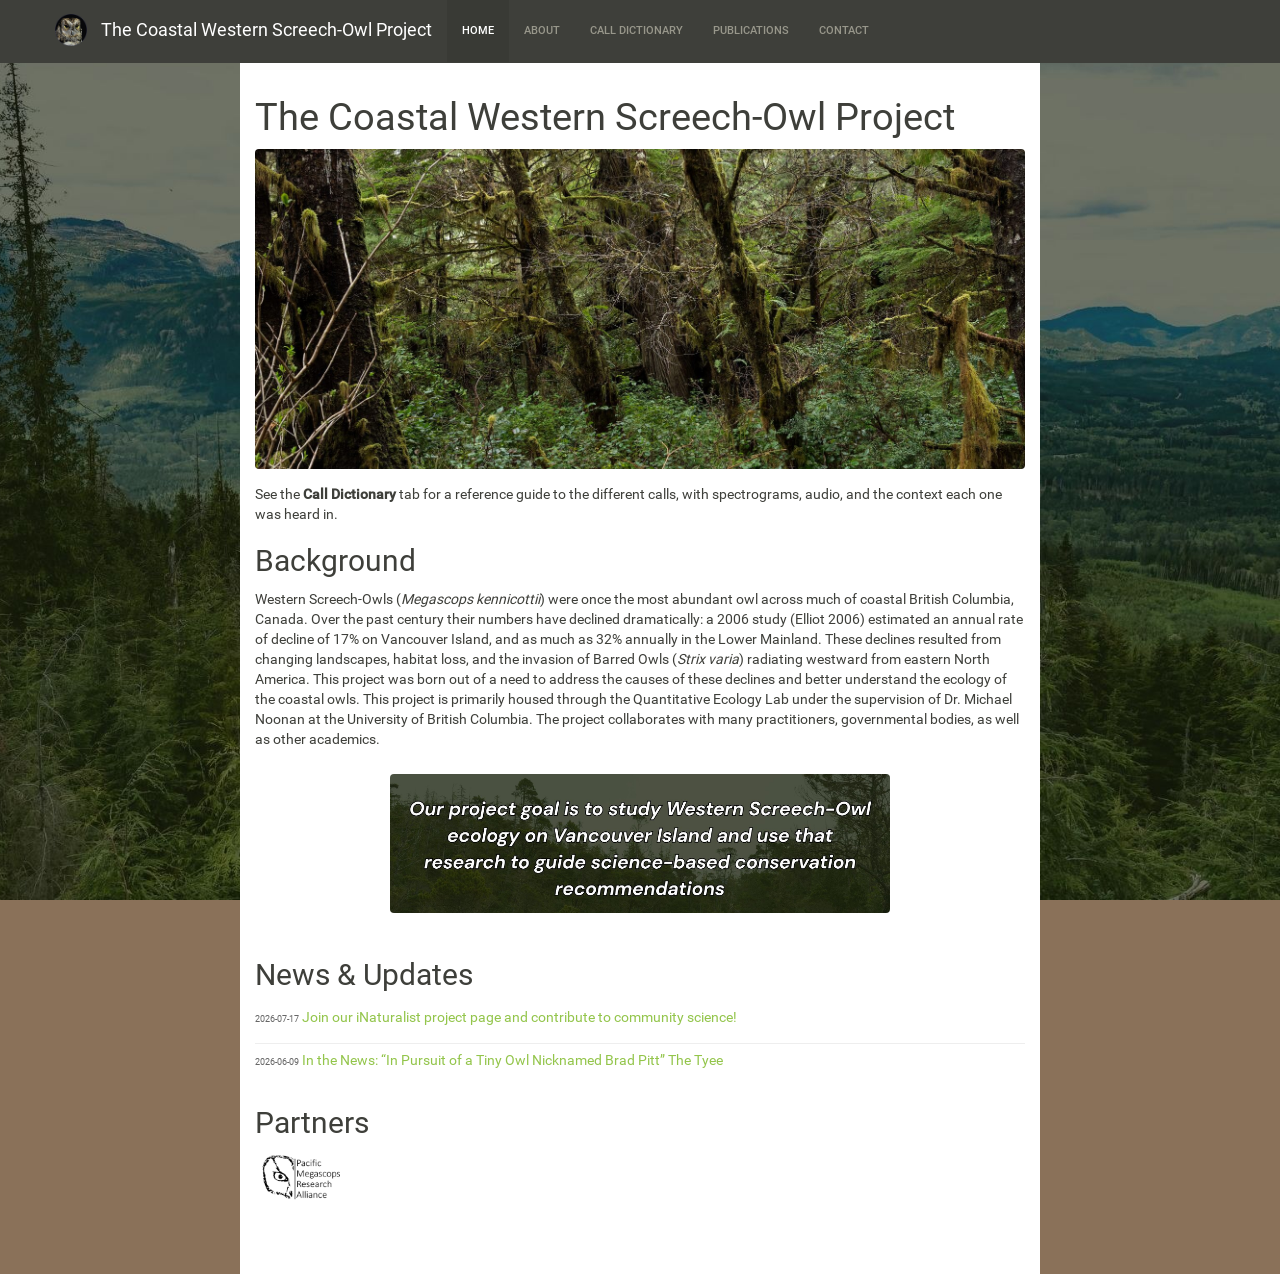
<file: docs/index.html>
<!DOCTYPE html>

<html>

<head>

<meta charset="utf-8" />
<meta name="generator" content="pandoc" />
<meta http-equiv="X-UA-Compatible" content="IE=EDGE" />




<title>The Coastal Western Screech-Owl Project</title>

<script src="site_libs/header-attrs-2.29/header-attrs.js"></script>
<script src="site_libs/jquery-3.6.0/jquery-3.6.0.min.js"></script>
<meta name="viewport" content="width=device-width, initial-scale=1" />
<link href="site_libs/bootstrap-3.3.5/css/sandstone.min.css" rel="stylesheet" />
<script src="site_libs/bootstrap-3.3.5/js/bootstrap.min.js"></script>
<script src="site_libs/bootstrap-3.3.5/shim/html5shiv.min.js"></script>
<script src="site_libs/bootstrap-3.3.5/shim/respond.min.js"></script>
<style>h1 {font-size: 34px;}
       h1.title {font-size: 38px;}
       h2 {font-size: 30px;}
       h3 {font-size: 24px;}
       h4 {font-size: 18px;}
       h5 {font-size: 16px;}
       h6 {font-size: 12px;}
       code {color: inherit; background-color: rgba(0, 0, 0, 0.04);}
       pre:not([class]) { background-color: white }</style>
<script src="site_libs/navigation-1.1/tabsets.js"></script>
<link href="site_libs/highlightjs-9.12.0/default.css" rel="stylesheet" />
<script src="site_libs/highlightjs-9.12.0/highlight.js"></script>

<style type="text/css">
  code{white-space: pre-wrap;}
  span.smallcaps{font-variant: small-caps;}
  span.underline{text-decoration: underline;}
  div.column{display: inline-block; vertical-align: top; width: 50%;}
  div.hanging-indent{margin-left: 1.5em; text-indent: -1.5em;}
  ul.task-list{list-style: none;}
    </style>

<style type="text/css">code{white-space: pre;}</style>
<script type="text/javascript">
if (window.hljs) {
  hljs.configure({languages: []});
  hljs.initHighlightingOnLoad();
  if (document.readyState && document.readyState === "complete") {
    window.setTimeout(function() { hljs.initHighlighting(); }, 0);
  }
}
</script>






<link rel="stylesheet" href="styles.css" type="text/css" />



<style type = "text/css">
.main-container {
  max-width: 940px;
  margin-left: auto;
  margin-right: auto;
}
img {
  max-width:100%;
}
.tabbed-pane {
  padding-top: 12px;
}
.html-widget {
  margin-bottom: 20px;
}
button.code-folding-btn:focus {
  outline: none;
}
summary {
  display: list-item;
}
details > summary > p:only-child {
  display: inline;
}
pre code {
  padding: 0;
}
</style>


<style type="text/css">
.dropdown-submenu {
  position: relative;
}
.dropdown-submenu>.dropdown-menu {
  top: 0;
  left: 100%;
  margin-top: -6px;
  margin-left: -1px;
  border-radius: 0 6px 6px 6px;
}
.dropdown-submenu:hover>.dropdown-menu {
  display: block;
}
.dropdown-submenu>a:after {
  display: block;
  content: " ";
  float: right;
  width: 0;
  height: 0;
  border-color: transparent;
  border-style: solid;
  border-width: 5px 0 5px 5px;
  border-left-color: #cccccc;
  margin-top: 5px;
  margin-right: -10px;
}
.dropdown-submenu:hover>a:after {
  border-left-color: #adb5bd;
}
.dropdown-submenu.pull-left {
  float: none;
}
.dropdown-submenu.pull-left>.dropdown-menu {
  left: -100%;
  margin-left: 10px;
  border-radius: 6px 0 6px 6px;
}
</style>

<script type="text/javascript">
// manage active state of menu based on current page
$(document).ready(function () {
  // active menu anchor
  href = window.location.pathname
  href = href.substr(href.lastIndexOf('/') + 1)
  if (href === "")
    href = "index.html";
  var menuAnchor = $('a[href="' + href + '"]');

  // mark the anchor link active (and if it's in a dropdown, also mark that active)
  var dropdown = menuAnchor.closest('li.dropdown');
  if (window.bootstrap) { // Bootstrap 4+
    menuAnchor.addClass('active');
    dropdown.find('> .dropdown-toggle').addClass('active');
  } else { // Bootstrap 3
    menuAnchor.parent().addClass('active');
    dropdown.addClass('active');
  }

  // Navbar adjustments
  var navHeight = $(".navbar").first().height() + 15;
  var style = document.createElement('style');
  var pt = "padding-top: " + navHeight + "px; ";
  var mt = "margin-top: -" + navHeight + "px; ";
  var css = "";
  // offset scroll position for anchor links (for fixed navbar)
  for (var i = 1; i <= 6; i++) {
    css += ".section h" + i + "{ " + pt + mt + "}\n";
  }
  style.innerHTML = "body {" + pt + "padding-bottom: 40px; }\n" + css;
  document.head.appendChild(style);
});
</script>

<!-- tabsets -->

<style type="text/css">
.tabset-dropdown > .nav-tabs {
  display: inline-table;
  max-height: 500px;
  min-height: 44px;
  overflow-y: auto;
  border: 1px solid #ddd;
  border-radius: 4px;
}

.tabset-dropdown > .nav-tabs > li.active:before, .tabset-dropdown > .nav-tabs.nav-tabs-open:before {
  content: "\e259";
  font-family: 'Glyphicons Halflings';
  display: inline-block;
  padding: 10px;
  border-right: 1px solid #ddd;
}

.tabset-dropdown > .nav-tabs.nav-tabs-open > li.active:before {
  content: "\e258";
  font-family: 'Glyphicons Halflings';
  border: none;
}

.tabset-dropdown > .nav-tabs > li.active {
  display: block;
}

.tabset-dropdown > .nav-tabs > li > a,
.tabset-dropdown > .nav-tabs > li > a:focus,
.tabset-dropdown > .nav-tabs > li > a:hover {
  border: none;
  display: inline-block;
  border-radius: 4px;
  background-color: transparent;
}

.tabset-dropdown > .nav-tabs.nav-tabs-open > li {
  display: block;
  float: none;
}

.tabset-dropdown > .nav-tabs > li {
  display: none;
}
</style>

<!-- code folding -->




</head>

<body>


<div class="container-fluid main-container">




<div class="navbar navbar-default  navbar-fixed-top" role="navigation">
  <div class="container">
    <div class="navbar-header">
      <button type="button" class="navbar-toggle collapsed" data-toggle="collapse" data-bs-toggle="collapse" data-target="#navbar" data-bs-target="#navbar">
        <span class="icon-bar"></span>
        <span class="icon-bar"></span>
        <span class="icon-bar"></span>
      </button>
      <a class="navbar-brand" href="index.html">The Coastal Western Screech-Owl Project</a>
    </div>
    <div id="navbar" class="navbar-collapse collapse">
      <ul class="nav navbar-nav">
        <li>
  <a href="index.html">Home</a>
</li>
<li>
  <a href="about.html">About</a>
</li>
<li>
  <a href="call_dictionary.html">Call Dictionary</a>
</li>
<li>
  <a href="publications.html">Publications</a>
</li>
<li>
  <a href="contact.html">Contact</a>
</li>
      </ul>
      <ul class="nav navbar-nav navbar-right">
        
      </ul>
    </div><!--/.nav-collapse -->
  </div><!--/.container -->
</div><!--/.navbar -->

<div id="header">



<h1 class="title toc-ignore">The Coastal Western Screech-Owl
Project</h1>

</div>


<p><img class="page-banner" src="www/banners/home.jpg" alt="The Coastal Western Screech-Owl Project"></p>
<p>See the <strong>Call Dictionary</strong> tab for a reference guide to
the different calls, with spectrograms, audio, and the context each one
was heard in.</p>
<div class="home-section">
<h2>
Background
</h2>
<p>
Western Screech-Owls (<em>Megascops kennicottii</em>) were once the most
abundant owl across much of coastal British Columbia, Canada. Over the
past century their numbers have declined dramatically: a 2006 study
(Elliot 2006) estimated an annual rate of decline of 17% on Vancouver
Island, and as much as 32% annually in the Lower Mainland. These
declines resulted from changing landscapes, habitat loss, and the
invasion of Barred Owls (<em>Strix varia</em>) radiating westward from
eastern North America. This project was born out of a need to address
the causes of these declines and better understand the ecology of the
coastal owls. This project is primarily housed through the Quantitative
Ecology Lab under the supervision of Dr. Michael Noonan at the
University of British Columbia. The project collaborates with many
practitioners, governmental bodies, as well as other academics.
</p>
</div>
<div class="home-section home-section-featured">
<p><img class="goal-photo" src="www/goal_photo.jpg" alt="Our Goal"></p>
</div>
<h2>
News &amp; Updates
</h2>
<div class="news-list">
<div class="news-item">
<p><span class="news-date">2026-07-17</span> <span
class="news-update"><a href="https://www.inaturalist.ca/projects/coastal-western-screech-owl-project" target="_blank" rel="noopener">Join
our iNaturalist project page and contribute to community
science!</a></span></p>
</div>
<div class="news-item">
<p><span class="news-date">2026-06-09</span> <span
class="news-update"><a href="https://thetyee.ca/News/2026/06/09/Pursuit-Tiny-Owl-Nicknamed-Brad-Pitt/" target="_blank" rel="noopener">In
the News: “In Pursuit of a Tiny Owl Nicknamed Brad Pitt” The
Tyee</a></span></p>
</div>
</div>
<h2>
Partners
</h2>
<div class="partners-row">
<p><a class="partner" href="https://www.pacificmegascops.org/" target="_blank" rel="noopener">
<img class="partner-logo" src="www/partners/pmra_logo.png" alt="Pacific Megascops Research Alliance">
</a></p>
</div>




</div>

<script>

// add bootstrap table styles to pandoc tables
function bootstrapStylePandocTables() {
  $('tr.odd').parent('tbody').parent('table').addClass('table table-condensed');
}
$(document).ready(function () {
  bootstrapStylePandocTables();
});


</script>

<!-- tabsets -->

<script>
$(document).ready(function () {
  window.buildTabsets("TOC");
});

$(document).ready(function () {
  $('.tabset-dropdown > .nav-tabs > li').click(function () {
    $(this).parent().toggleClass('nav-tabs-open');
  });
});
</script>

<!-- code folding -->


<!-- dynamically load mathjax for compatibility with self-contained -->
<script>
  (function () {
    var script = document.createElement("script");
    script.type = "text/javascript";
    script.src  = "https://mathjax.rstudio.com/latest/MathJax.js?config=TeX-AMS-MML_HTMLorMML";
    document.getElementsByTagName("head")[0].appendChild(script);
  })();
</script>

</body>
</html>
</file>
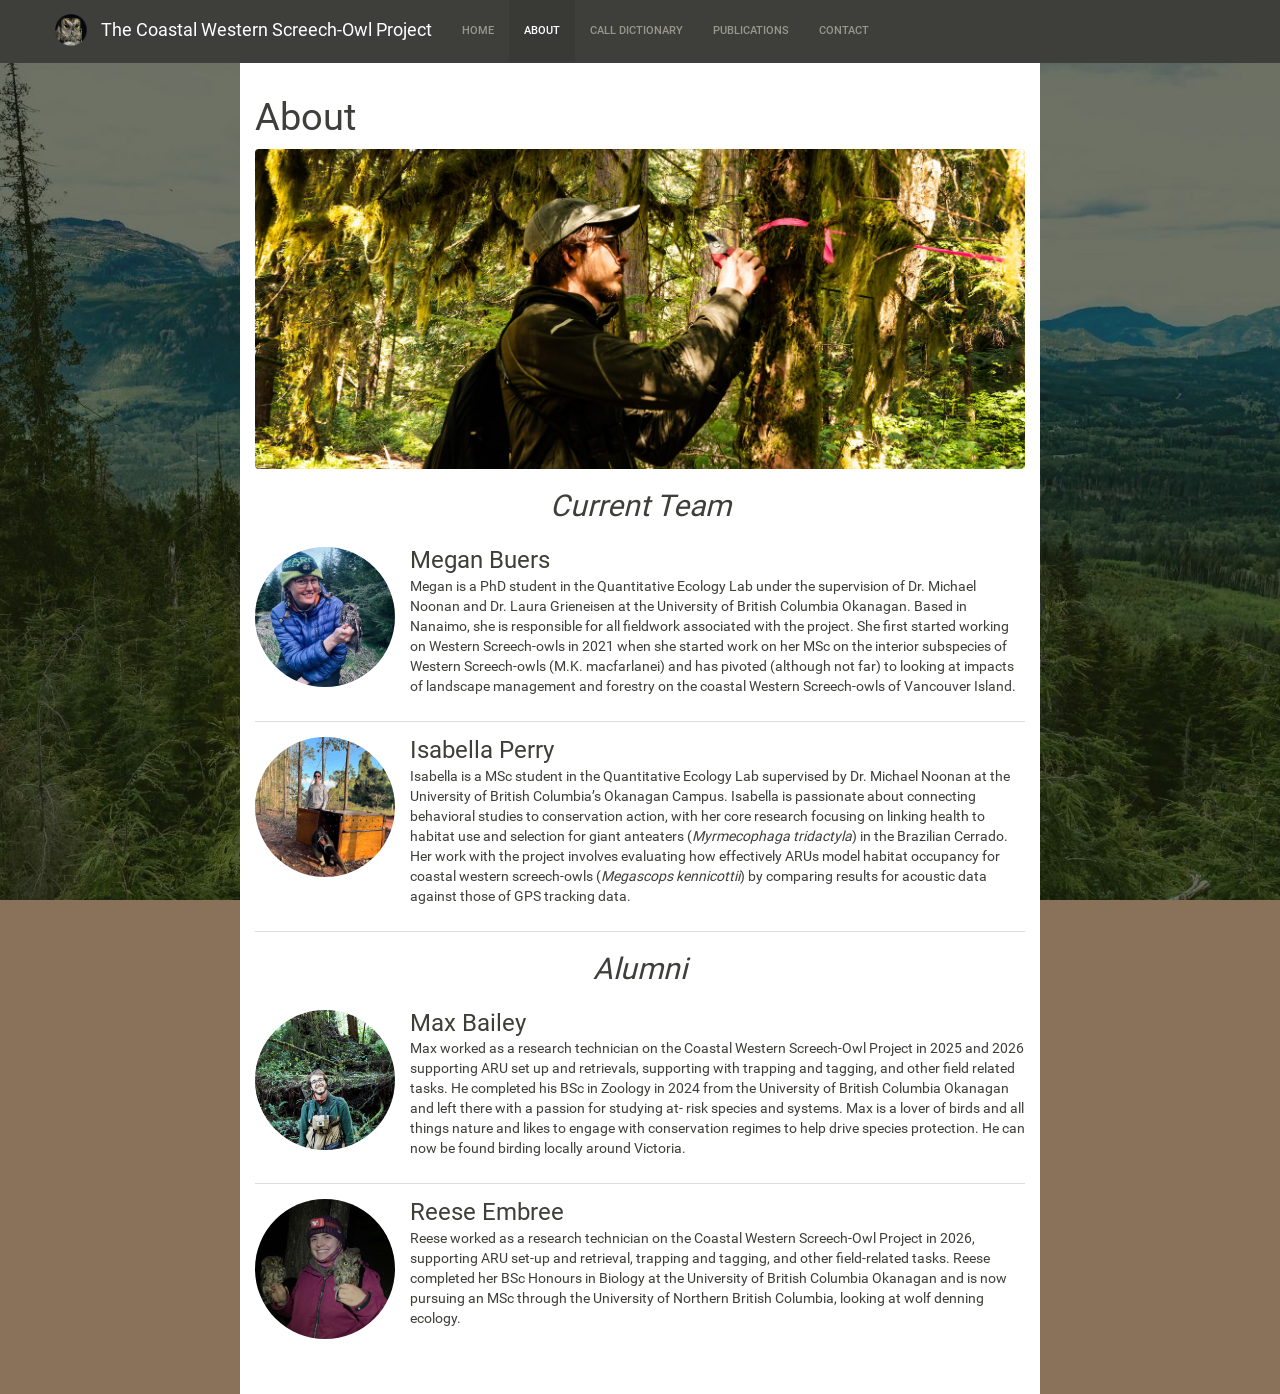
<file: docs/about.html>
<!DOCTYPE html>

<html>

<head>

<meta charset="utf-8" />
<meta name="generator" content="pandoc" />
<meta http-equiv="X-UA-Compatible" content="IE=EDGE" />




<title>About</title>

<script src="site_libs/header-attrs-2.29/header-attrs.js"></script>
<script src="site_libs/jquery-3.6.0/jquery-3.6.0.min.js"></script>
<meta name="viewport" content="width=device-width, initial-scale=1" />
<link href="site_libs/bootstrap-3.3.5/css/sandstone.min.css" rel="stylesheet" />
<script src="site_libs/bootstrap-3.3.5/js/bootstrap.min.js"></script>
<script src="site_libs/bootstrap-3.3.5/shim/html5shiv.min.js"></script>
<script src="site_libs/bootstrap-3.3.5/shim/respond.min.js"></script>
<style>h1 {font-size: 34px;}
       h1.title {font-size: 38px;}
       h2 {font-size: 30px;}
       h3 {font-size: 24px;}
       h4 {font-size: 18px;}
       h5 {font-size: 16px;}
       h6 {font-size: 12px;}
       code {color: inherit; background-color: rgba(0, 0, 0, 0.04);}
       pre:not([class]) { background-color: white }</style>
<script src="site_libs/navigation-1.1/tabsets.js"></script>
<link href="site_libs/highlightjs-9.12.0/default.css" rel="stylesheet" />
<script src="site_libs/highlightjs-9.12.0/highlight.js"></script>

<style type="text/css">
  code{white-space: pre-wrap;}
  span.smallcaps{font-variant: small-caps;}
  span.underline{text-decoration: underline;}
  div.column{display: inline-block; vertical-align: top; width: 50%;}
  div.hanging-indent{margin-left: 1.5em; text-indent: -1.5em;}
  ul.task-list{list-style: none;}
    </style>

<style type="text/css">code{white-space: pre;}</style>
<script type="text/javascript">
if (window.hljs) {
  hljs.configure({languages: []});
  hljs.initHighlightingOnLoad();
  if (document.readyState && document.readyState === "complete") {
    window.setTimeout(function() { hljs.initHighlighting(); }, 0);
  }
}
</script>






<link rel="stylesheet" href="styles.css" type="text/css" />



<style type = "text/css">
.main-container {
  max-width: 940px;
  margin-left: auto;
  margin-right: auto;
}
img {
  max-width:100%;
}
.tabbed-pane {
  padding-top: 12px;
}
.html-widget {
  margin-bottom: 20px;
}
button.code-folding-btn:focus {
  outline: none;
}
summary {
  display: list-item;
}
details > summary > p:only-child {
  display: inline;
}
pre code {
  padding: 0;
}
</style>


<style type="text/css">
.dropdown-submenu {
  position: relative;
}
.dropdown-submenu>.dropdown-menu {
  top: 0;
  left: 100%;
  margin-top: -6px;
  margin-left: -1px;
  border-radius: 0 6px 6px 6px;
}
.dropdown-submenu:hover>.dropdown-menu {
  display: block;
}
.dropdown-submenu>a:after {
  display: block;
  content: " ";
  float: right;
  width: 0;
  height: 0;
  border-color: transparent;
  border-style: solid;
  border-width: 5px 0 5px 5px;
  border-left-color: #cccccc;
  margin-top: 5px;
  margin-right: -10px;
}
.dropdown-submenu:hover>a:after {
  border-left-color: #adb5bd;
}
.dropdown-submenu.pull-left {
  float: none;
}
.dropdown-submenu.pull-left>.dropdown-menu {
  left: -100%;
  margin-left: 10px;
  border-radius: 6px 0 6px 6px;
}
</style>

<script type="text/javascript">
// manage active state of menu based on current page
$(document).ready(function () {
  // active menu anchor
  href = window.location.pathname
  href = href.substr(href.lastIndexOf('/') + 1)
  if (href === "")
    href = "index.html";
  var menuAnchor = $('a[href="' + href + '"]');

  // mark the anchor link active (and if it's in a dropdown, also mark that active)
  var dropdown = menuAnchor.closest('li.dropdown');
  if (window.bootstrap) { // Bootstrap 4+
    menuAnchor.addClass('active');
    dropdown.find('> .dropdown-toggle').addClass('active');
  } else { // Bootstrap 3
    menuAnchor.parent().addClass('active');
    dropdown.addClass('active');
  }

  // Navbar adjustments
  var navHeight = $(".navbar").first().height() + 15;
  var style = document.createElement('style');
  var pt = "padding-top: " + navHeight + "px; ";
  var mt = "margin-top: -" + navHeight + "px; ";
  var css = "";
  // offset scroll position for anchor links (for fixed navbar)
  for (var i = 1; i <= 6; i++) {
    css += ".section h" + i + "{ " + pt + mt + "}\n";
  }
  style.innerHTML = "body {" + pt + "padding-bottom: 40px; }\n" + css;
  document.head.appendChild(style);
});
</script>

<!-- tabsets -->

<style type="text/css">
.tabset-dropdown > .nav-tabs {
  display: inline-table;
  max-height: 500px;
  min-height: 44px;
  overflow-y: auto;
  border: 1px solid #ddd;
  border-radius: 4px;
}

.tabset-dropdown > .nav-tabs > li.active:before, .tabset-dropdown > .nav-tabs.nav-tabs-open:before {
  content: "\e259";
  font-family: 'Glyphicons Halflings';
  display: inline-block;
  padding: 10px;
  border-right: 1px solid #ddd;
}

.tabset-dropdown > .nav-tabs.nav-tabs-open > li.active:before {
  content: "\e258";
  font-family: 'Glyphicons Halflings';
  border: none;
}

.tabset-dropdown > .nav-tabs > li.active {
  display: block;
}

.tabset-dropdown > .nav-tabs > li > a,
.tabset-dropdown > .nav-tabs > li > a:focus,
.tabset-dropdown > .nav-tabs > li > a:hover {
  border: none;
  display: inline-block;
  border-radius: 4px;
  background-color: transparent;
}

.tabset-dropdown > .nav-tabs.nav-tabs-open > li {
  display: block;
  float: none;
}

.tabset-dropdown > .nav-tabs > li {
  display: none;
}
</style>

<!-- code folding -->




</head>

<body>


<div class="container-fluid main-container">




<div class="navbar navbar-default  navbar-fixed-top" role="navigation">
  <div class="container">
    <div class="navbar-header">
      <button type="button" class="navbar-toggle collapsed" data-toggle="collapse" data-bs-toggle="collapse" data-target="#navbar" data-bs-target="#navbar">
        <span class="icon-bar"></span>
        <span class="icon-bar"></span>
        <span class="icon-bar"></span>
      </button>
      <a class="navbar-brand" href="index.html">The Coastal Western Screech-Owl Project</a>
    </div>
    <div id="navbar" class="navbar-collapse collapse">
      <ul class="nav navbar-nav">
        <li>
  <a href="index.html">Home</a>
</li>
<li>
  <a href="about.html">About</a>
</li>
<li>
  <a href="call_dictionary.html">Call Dictionary</a>
</li>
<li>
  <a href="publications.html">Publications</a>
</li>
<li>
  <a href="contact.html">Contact</a>
</li>
      </ul>
      <ul class="nav navbar-nav navbar-right">
        
      </ul>
    </div><!--/.nav-collapse -->
  </div><!--/.container -->
</div><!--/.navbar -->

<div id="header">



<h1 class="title toc-ignore">About</h1>

</div>


<p><img class="page-banner" src="www/banners/about.jpg" alt="About"></p>
<h2 class="team-section-heading">
Current Team
</h2>
<div class="team-member">
<img class="team-photo" src="www/team/meganbuers_bio.jpg" alt="Megan Buers">
<div class="team-bio">
<h3>
Megan Buers
</h3>
<p>
Megan is a PhD student in the Quantitative Ecology Lab under the
supervision of Dr. Michael Noonan and Dr. Laura Grieneisen at the
University of British Columbia Okanagan. Based in Nanaimo, she is
responsible for all fieldwork associated with the project. She first
started working on Western Screech-owls in 2021 when she started work on
her MSc on the interior subspecies of Western Screech-owls (M.K.
macfarlanei) and has pivoted (although not far) to looking at impacts of
landscape management and forestry on the coastal Western Screech-owls of
Vancouver Island.
</p>
</div>
</div>
<div class="team-member">
<img class="team-photo" src="www/team/issyperry_bio.jpg" alt="Isabella Perry">
<div class="team-bio">
<h3>
Isabella Perry
</h3>
<p>
Isabella is a MSc student in the Quantitative Ecology Lab supervised by
Dr. Michael Noonan at the University of British Columbia’s Okanagan
Campus. Isabella is passionate about connecting behavioral studies to
conservation action, with her core research focusing on linking health
to habitat use and selection for giant anteaters (<em>Myrmecophaga
tridactyla</em>) in the Brazilian Cerrado. Her work with the project
involves evaluating how effectively ARUs model habitat occupancy for
coastal western screech-owls (<em>Megascops kennicottii</em>) by
comparing results for acoustic data against those of GPS tracking data.
</p>
</div>
</div>
<h2 class="team-section-heading">
Alumni
</h2>
<div class="team-member">
<img class="team-photo" src="www/team/maxbailey_bio.jpg" alt="Max Bailey">
<div class="team-bio">
<h3>
Max Bailey
</h3>
<p>
Max worked as a research technician on the Coastal Western Screech-Owl
Project in 2025 and 2026 supporting ARU set up and retrievals,
supporting with trapping and tagging, and other field related tasks. He
completed his BSc in Zoology in 2024 from the University of British
Columbia Okanagan and left there with a passion for studying at- risk
species and systems. Max is a lover of birds and all things nature and
likes to engage with conservation regimes to help drive species
protection. He can now be found birding locally around Victoria.
</p>
</div>
</div>
<div class="team-member">
<img class="team-photo" src="www/team/reeseembree_bio.jpg" alt="Reese Embree">
<div class="team-bio">
<h3>
Reese Embree
</h3>
<p>
Reese worked as a research technician on the Coastal Western Screech-Owl
Project in 2026, supporting ARU set-up and retrieval, trapping and
tagging, and other field-related tasks. Reese completed her BSc Honours
in Biology at the University of British Columbia Okanagan and is now
pursuing an MSc through the University of Northern British Columbia,
looking at wolf denning ecology.
</p>
</div>
</div>




</div>

<script>

// add bootstrap table styles to pandoc tables
function bootstrapStylePandocTables() {
  $('tr.odd').parent('tbody').parent('table').addClass('table table-condensed');
}
$(document).ready(function () {
  bootstrapStylePandocTables();
});


</script>

<!-- tabsets -->

<script>
$(document).ready(function () {
  window.buildTabsets("TOC");
});

$(document).ready(function () {
  $('.tabset-dropdown > .nav-tabs > li').click(function () {
    $(this).parent().toggleClass('nav-tabs-open');
  });
});
</script>

<!-- code folding -->


<!-- dynamically load mathjax for compatibility with self-contained -->
<script>
  (function () {
    var script = document.createElement("script");
    script.type = "text/javascript";
    script.src  = "https://mathjax.rstudio.com/latest/MathJax.js?config=TeX-AMS-MML_HTMLorMML";
    document.getElementsByTagName("head")[0].appendChild(script);
  })();
</script>

</body>
</html>
</file>
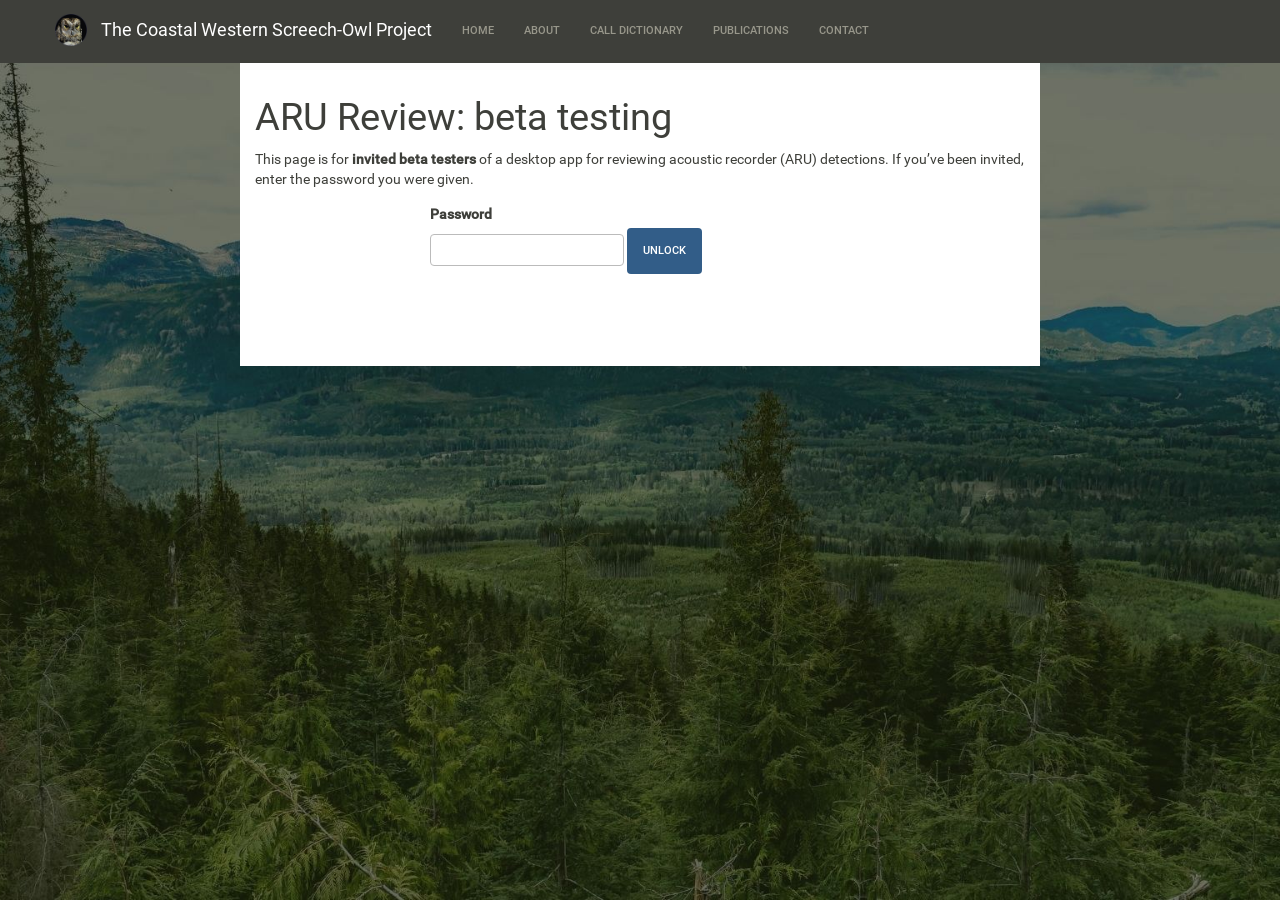
<file: docs/aru_review_beta.html>
<!DOCTYPE html>

<html>

<head>

<meta charset="utf-8" />
<meta name="generator" content="pandoc" />
<meta http-equiv="X-UA-Compatible" content="IE=EDGE" />




<title>ARU Review: beta testing</title>

<script src="site_libs/header-attrs-2.29/header-attrs.js"></script>
<script src="site_libs/jquery-3.6.0/jquery-3.6.0.min.js"></script>
<meta name="viewport" content="width=device-width, initial-scale=1" />
<link href="site_libs/bootstrap-3.3.5/css/sandstone.min.css" rel="stylesheet" />
<script src="site_libs/bootstrap-3.3.5/js/bootstrap.min.js"></script>
<script src="site_libs/bootstrap-3.3.5/shim/html5shiv.min.js"></script>
<script src="site_libs/bootstrap-3.3.5/shim/respond.min.js"></script>
<style>h1 {font-size: 34px;}
       h1.title {font-size: 38px;}
       h2 {font-size: 30px;}
       h3 {font-size: 24px;}
       h4 {font-size: 18px;}
       h5 {font-size: 16px;}
       h6 {font-size: 12px;}
       code {color: inherit; background-color: rgba(0, 0, 0, 0.04);}
       pre:not([class]) { background-color: white }</style>
<script src="site_libs/navigation-1.1/tabsets.js"></script>
<link href="site_libs/highlightjs-9.12.0/default.css" rel="stylesheet" />
<script src="site_libs/highlightjs-9.12.0/highlight.js"></script>

<style type="text/css">
  code{white-space: pre-wrap;}
  span.smallcaps{font-variant: small-caps;}
  span.underline{text-decoration: underline;}
  div.column{display: inline-block; vertical-align: top; width: 50%;}
  div.hanging-indent{margin-left: 1.5em; text-indent: -1.5em;}
  ul.task-list{list-style: none;}
    </style>

<style type="text/css">code{white-space: pre;}</style>
<script type="text/javascript">
if (window.hljs) {
  hljs.configure({languages: []});
  hljs.initHighlightingOnLoad();
  if (document.readyState && document.readyState === "complete") {
    window.setTimeout(function() { hljs.initHighlighting(); }, 0);
  }
}
</script>






<link rel="stylesheet" href="styles.css" type="text/css" />



<style type = "text/css">
.main-container {
  max-width: 940px;
  margin-left: auto;
  margin-right: auto;
}
img {
  max-width:100%;
}
.tabbed-pane {
  padding-top: 12px;
}
.html-widget {
  margin-bottom: 20px;
}
button.code-folding-btn:focus {
  outline: none;
}
summary {
  display: list-item;
}
details > summary > p:only-child {
  display: inline;
}
pre code {
  padding: 0;
}
</style>


<style type="text/css">
.dropdown-submenu {
  position: relative;
}
.dropdown-submenu>.dropdown-menu {
  top: 0;
  left: 100%;
  margin-top: -6px;
  margin-left: -1px;
  border-radius: 0 6px 6px 6px;
}
.dropdown-submenu:hover>.dropdown-menu {
  display: block;
}
.dropdown-submenu>a:after {
  display: block;
  content: " ";
  float: right;
  width: 0;
  height: 0;
  border-color: transparent;
  border-style: solid;
  border-width: 5px 0 5px 5px;
  border-left-color: #cccccc;
  margin-top: 5px;
  margin-right: -10px;
}
.dropdown-submenu:hover>a:after {
  border-left-color: #adb5bd;
}
.dropdown-submenu.pull-left {
  float: none;
}
.dropdown-submenu.pull-left>.dropdown-menu {
  left: -100%;
  margin-left: 10px;
  border-radius: 6px 0 6px 6px;
}
</style>

<script type="text/javascript">
// manage active state of menu based on current page
$(document).ready(function () {
  // active menu anchor
  href = window.location.pathname
  href = href.substr(href.lastIndexOf('/') + 1)
  if (href === "")
    href = "index.html";
  var menuAnchor = $('a[href="' + href + '"]');

  // mark the anchor link active (and if it's in a dropdown, also mark that active)
  var dropdown = menuAnchor.closest('li.dropdown');
  if (window.bootstrap) { // Bootstrap 4+
    menuAnchor.addClass('active');
    dropdown.find('> .dropdown-toggle').addClass('active');
  } else { // Bootstrap 3
    menuAnchor.parent().addClass('active');
    dropdown.addClass('active');
  }

  // Navbar adjustments
  var navHeight = $(".navbar").first().height() + 15;
  var style = document.createElement('style');
  var pt = "padding-top: " + navHeight + "px; ";
  var mt = "margin-top: -" + navHeight + "px; ";
  var css = "";
  // offset scroll position for anchor links (for fixed navbar)
  for (var i = 1; i <= 6; i++) {
    css += ".section h" + i + "{ " + pt + mt + "}\n";
  }
  style.innerHTML = "body {" + pt + "padding-bottom: 40px; }\n" + css;
  document.head.appendChild(style);
});
</script>

<!-- tabsets -->

<style type="text/css">
.tabset-dropdown > .nav-tabs {
  display: inline-table;
  max-height: 500px;
  min-height: 44px;
  overflow-y: auto;
  border: 1px solid #ddd;
  border-radius: 4px;
}

.tabset-dropdown > .nav-tabs > li.active:before, .tabset-dropdown > .nav-tabs.nav-tabs-open:before {
  content: "\e259";
  font-family: 'Glyphicons Halflings';
  display: inline-block;
  padding: 10px;
  border-right: 1px solid #ddd;
}

.tabset-dropdown > .nav-tabs.nav-tabs-open > li.active:before {
  content: "\e258";
  font-family: 'Glyphicons Halflings';
  border: none;
}

.tabset-dropdown > .nav-tabs > li.active {
  display: block;
}

.tabset-dropdown > .nav-tabs > li > a,
.tabset-dropdown > .nav-tabs > li > a:focus,
.tabset-dropdown > .nav-tabs > li > a:hover {
  border: none;
  display: inline-block;
  border-radius: 4px;
  background-color: transparent;
}

.tabset-dropdown > .nav-tabs.nav-tabs-open > li {
  display: block;
  float: none;
}

.tabset-dropdown > .nav-tabs > li {
  display: none;
}
</style>

<!-- code folding -->




</head>

<body>


<div class="container-fluid main-container">




<div class="navbar navbar-default  navbar-fixed-top" role="navigation">
  <div class="container">
    <div class="navbar-header">
      <button type="button" class="navbar-toggle collapsed" data-toggle="collapse" data-bs-toggle="collapse" data-target="#navbar" data-bs-target="#navbar">
        <span class="icon-bar"></span>
        <span class="icon-bar"></span>
        <span class="icon-bar"></span>
      </button>
      <a class="navbar-brand" href="index.html">The Coastal Western Screech-Owl Project</a>
    </div>
    <div id="navbar" class="navbar-collapse collapse">
      <ul class="nav navbar-nav">
        <li>
  <a href="index.html">Home</a>
</li>
<li>
  <a href="about.html">About</a>
</li>
<li>
  <a href="call_dictionary.html">Call Dictionary</a>
</li>
<li>
  <a href="publications.html">Publications</a>
</li>
<li>
  <a href="contact.html">Contact</a>
</li>
      </ul>
      <ul class="nav navbar-nav navbar-right">
        
      </ul>
    </div><!--/.nav-collapse -->
  </div><!--/.container -->
</div><!--/.navbar -->

<div id="header">



<h1 class="title toc-ignore">ARU Review: beta testing</h1>

</div>


<script id="beta-lock" type="application/json">{"format":"aru-beta-lock/1","kdf":"PBKDF2-SHA256","iterations":600000,"salt":"cZCeSQz+ozJUIeeePBesig==","iv":"rQ89twRz7lii+3TU","ciphertext":"VfwO2en/zaxQi2DSbsdMHeIkDgRgMvJnPeSCf5LDmdo4ZNZfkDmsxWmqGCX3yNoLJtNSRHNElx3BcCEUuV+VYdiLgg5Nzpm/[base64]/fvdEhub0NaFZfHK8+EEftGHKyjz3S+HEQJ169FbFQ=="}</script>
<div class="beta-gate">
<p>This page is for <strong>invited beta testers</strong> of a desktop
app for reviewing acoustic recorder (ARU) detections. If you’ve been
invited, enter the password you were given.</p>
<form id="beta-form" class="beta-form" autocomplete="off">
<label for="beta-pw">Password</label>
<div class="beta-row">
<p><input id="beta-pw" type="password" required>
<button type="submit" class="btn btn-primary">Unlock</button></p>
</div>
<p id="beta-msg" class="beta-msg" role="status" aria-live="polite">
</p>
</form>
</div>
<div id="beta-content" class="beta-content" hidden="">
<div class="beta-notice">
<p><strong>THIS IS A BETA VERSION FOR TESTING ONLY.</strong> Results are
still being checked against pycnet and Kaleidoscope. Please don’t use
its outputs for reports, publications or management decisions yet, and
please don’t share the download link or password.</p>
</div>
<p><strong>ARU Review</strong> runs PNW-Cnet (via pycnet-audio) on your
recordings, lets you listen to and verify each detection with
customizable tags, and summarizes the verified results into Excel, maps
and graphs, all in one desktop window with no coding. Everything runs on
your own computer; nothing is uploaded.</p>
<div class="contact-button-wrap">
<a id="beta-download" class="btn btn-primary contact-button" href="#" target="_blank" rel="noopener">Download</a>
<p id="beta-details" class="beta-details">
</p>
</div>
<div id="getting-started" class="section level3">
<h3>Getting started</h3>
<ol style="list-style-type: decimal">
<li>Download the zip (Windows 10 or 11) and <strong>unzip it</strong>
somewhere permanent, such as Documents.</li>
<li>Open <strong><code>Setup guide.html</code></strong> inside it. It
walks you through the one-time pycnet install (about 20 minutes) and
your first run.</li>
<li>The first time you open <code>ARU Review.exe</code>, Windows may say
<em>“Windows protected your PC”</em>. Click <strong>More info</strong>,
then <strong>Run anyway</strong>. This appears because the beta isn’t
signed with a paid publisher certificate.</li>
</ol>
</div>
<div id="feedback" class="section level3">
<h3>Feedback</h3>
<p>Anything that’s confusing, slow, broken or missing is useful,
especially results that don’t match what you’d expect. If something goes
wrong during a scan, the <strong>Copy log</strong> button on the Scan
tab copies the technical details to paste into an email.</p>
<div class="contact-button-wrap">
<p><a class="btn btn-default" href="mailto:meganbuers@kennicottii.ca?subject=ARU%20Review%20beta%20feedback">Send
feedback</a></p>
</div>
<p class="beta-small">
ARU Review is free software under GPL-3.0; the source code is included
in the download. Species identification is by PNW-Cnet (Ruff,
Lesmeister, Jenkins &amp; Sullivan 2023, <em>SoftwareX</em> 23:101473)
via pycnet-audio. ARU Review is not developed or endorsed by the USDA
Forest Service.
</p>
</div>
</div>
<script>
(function () {
  var lockEl = document.getElementById("beta-lock");
  var form = document.getElementById("beta-form");
  if (!lockEl || !form) return;
  var locked = JSON.parse(lockEl.textContent);
  var msg = document.getElementById("beta-msg");
  var unb64 = function (s) { return Uint8Array.from(atob(s), function (c) { return c.charCodeAt(0); }); };

  if (!window.crypto || !crypto.subtle) {
    msg.textContent = "This page needs a current web browser (Chrome, Edge, Firefox or Safari).";
    return;
  }

  async function unlock(password) {
    var base = await crypto.subtle.importKey("raw", new TextEncoder().encode(password), "PBKDF2", false, ["deriveKey"]);
    var key = await crypto.subtle.deriveKey(
      { name: "PBKDF2", hash: "SHA-256", salt: unb64(locked.salt), iterations: locked.iterations },
      base, { name: "AES-GCM", length: 256 }, false, ["decrypt"]);
    var plain = await crypto.subtle.decrypt({ name: "AES-GCM", iv: unb64(locked.iv) }, key, unb64(locked.ciphertext));
    return JSON.parse(new TextDecoder().decode(plain));
  }

  form.addEventListener("submit", async function (e) {
    e.preventDefault();
    var btn = form.querySelector("button");
    btn.disabled = true;
    msg.className = "beta-msg";
    msg.textContent = "Checking…";
    try {
      var d = await unlock(document.getElementById("beta-pw").value);
      document.getElementById("beta-download").href = d.link;
      document.getElementById("beta-download").textContent = "Download ARU Review " + (d.version || "");
      document.getElementById("beta-details").textContent =
        [d.size, "Windows 10/11", d.locked ? "updated " + d.locked : ""].filter(Boolean).join(" · ");
      document.querySelector(".beta-gate").hidden = true;
      document.getElementById("beta-content").hidden = false;
    } catch (err) {
      msg.className = "beta-msg beta-bad";
      msg.textContent = "That password didn't work. Please check it and try again.";
      btn.disabled = false;
    }
  });
})();
</script>




</div>

<script>

// add bootstrap table styles to pandoc tables
function bootstrapStylePandocTables() {
  $('tr.odd').parent('tbody').parent('table').addClass('table table-condensed');
}
$(document).ready(function () {
  bootstrapStylePandocTables();
});


</script>

<!-- tabsets -->

<script>
$(document).ready(function () {
  window.buildTabsets("TOC");
});

$(document).ready(function () {
  $('.tabset-dropdown > .nav-tabs > li').click(function () {
    $(this).parent().toggleClass('nav-tabs-open');
  });
});
</script>

<!-- code folding -->


<!-- dynamically load mathjax for compatibility with self-contained -->
<script>
  (function () {
    var script = document.createElement("script");
    script.type = "text/javascript";
    script.src  = "https://mathjax.rstudio.com/latest/MathJax.js?config=TeX-AMS-MML_HTMLorMML";
    document.getElementsByTagName("head")[0].appendChild(script);
  })();
</script>

</body>
</html>
</file>
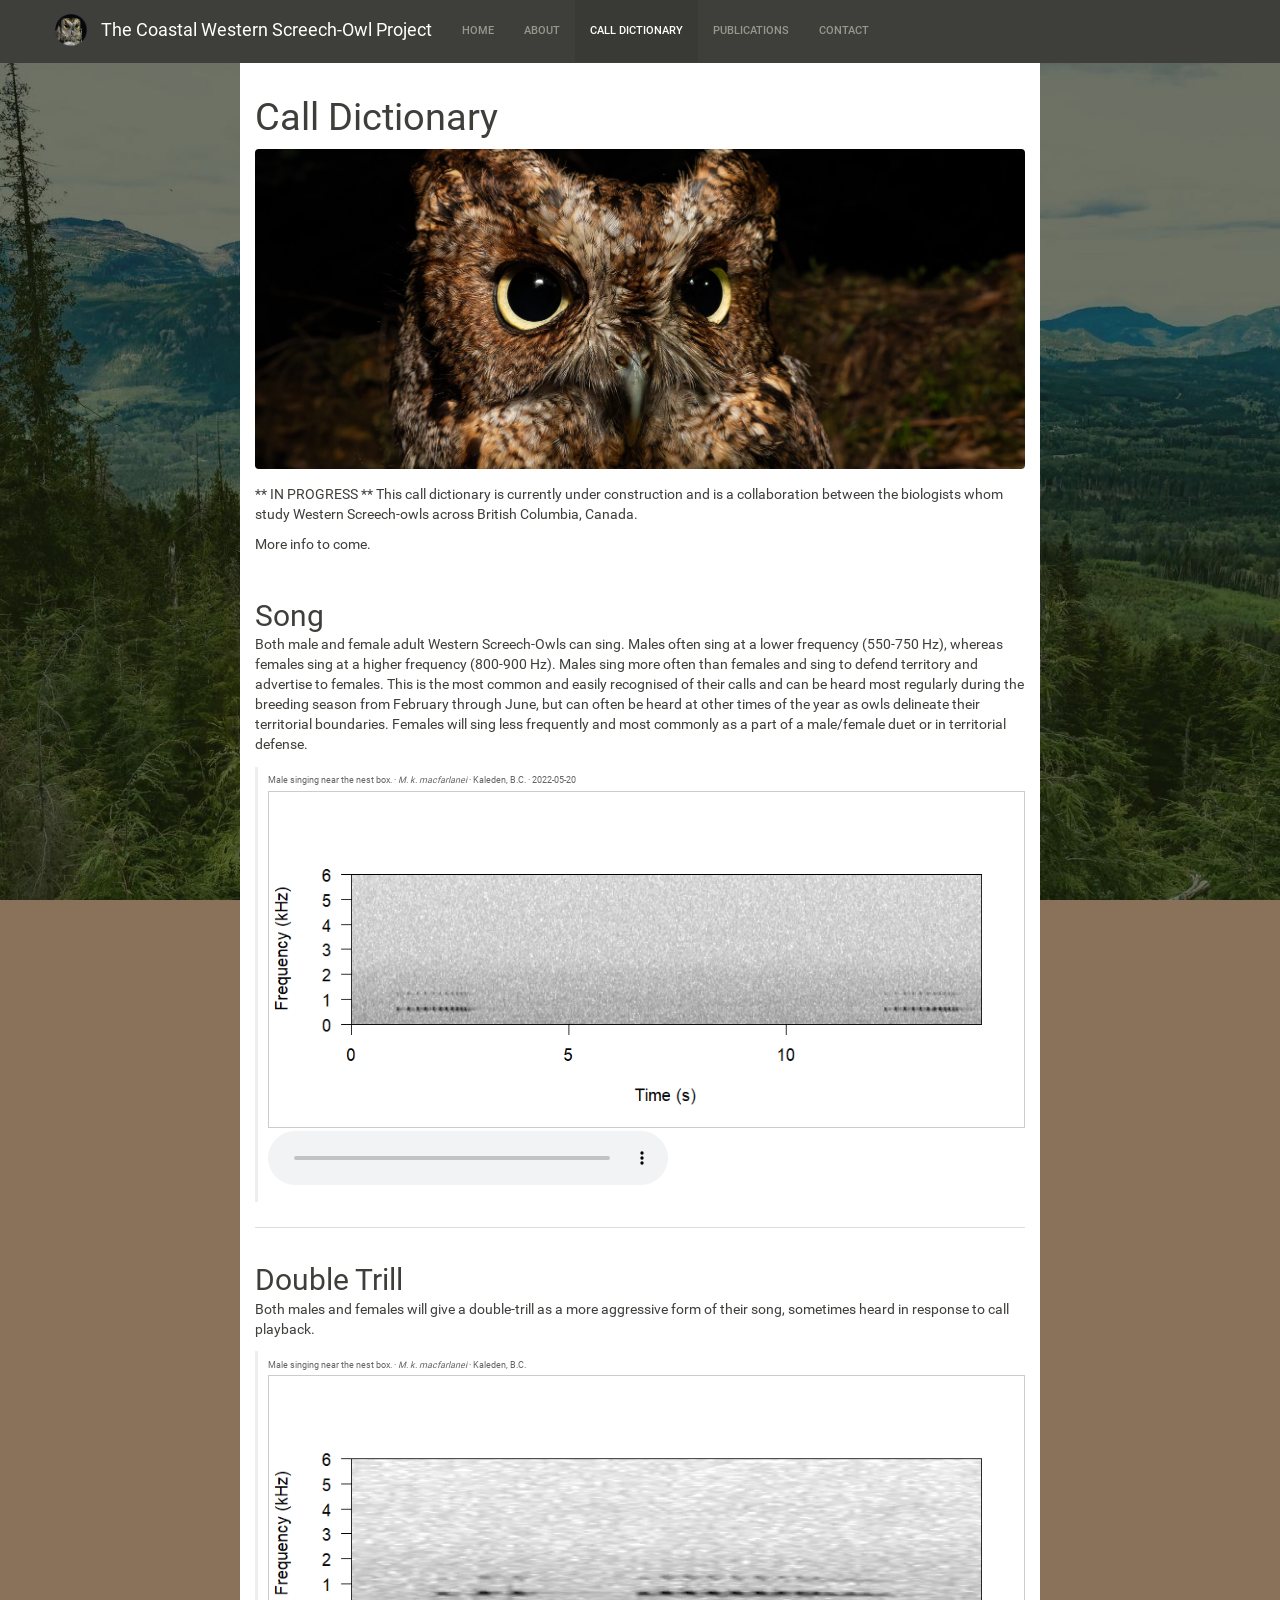
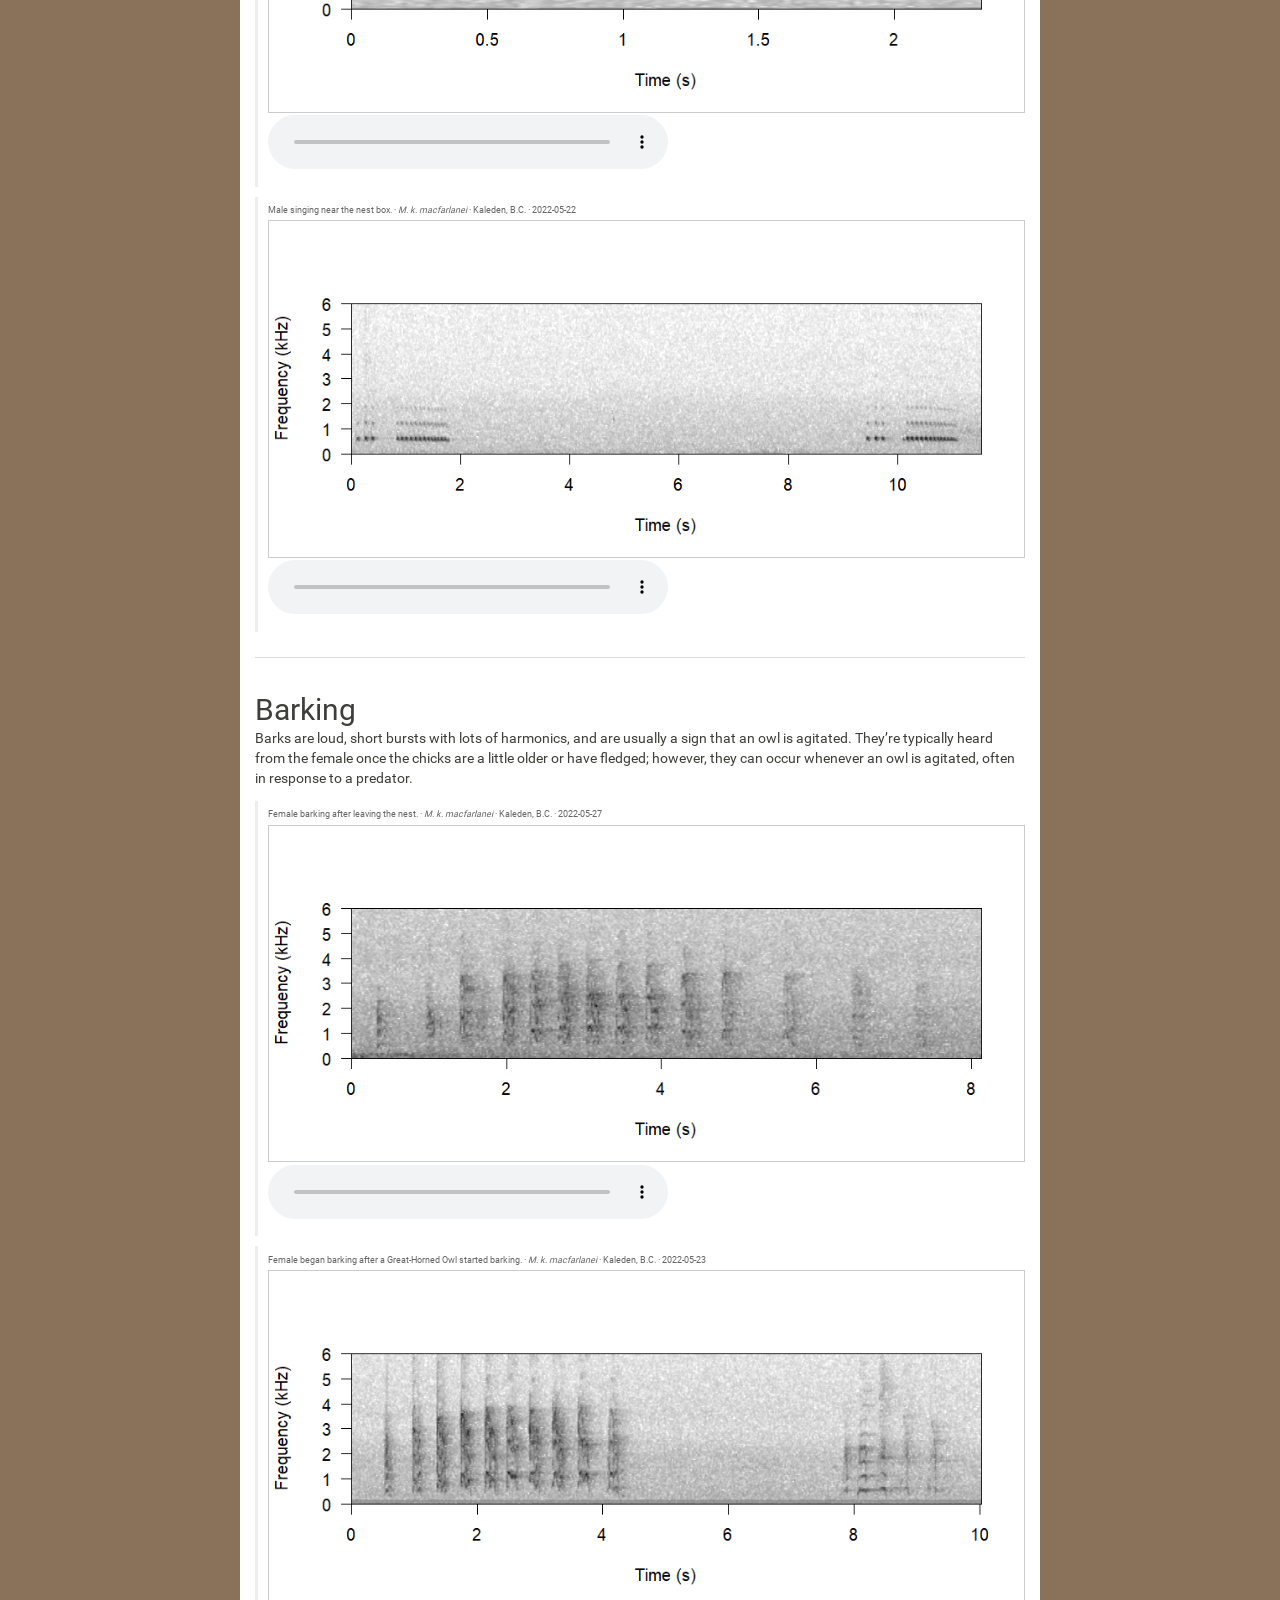
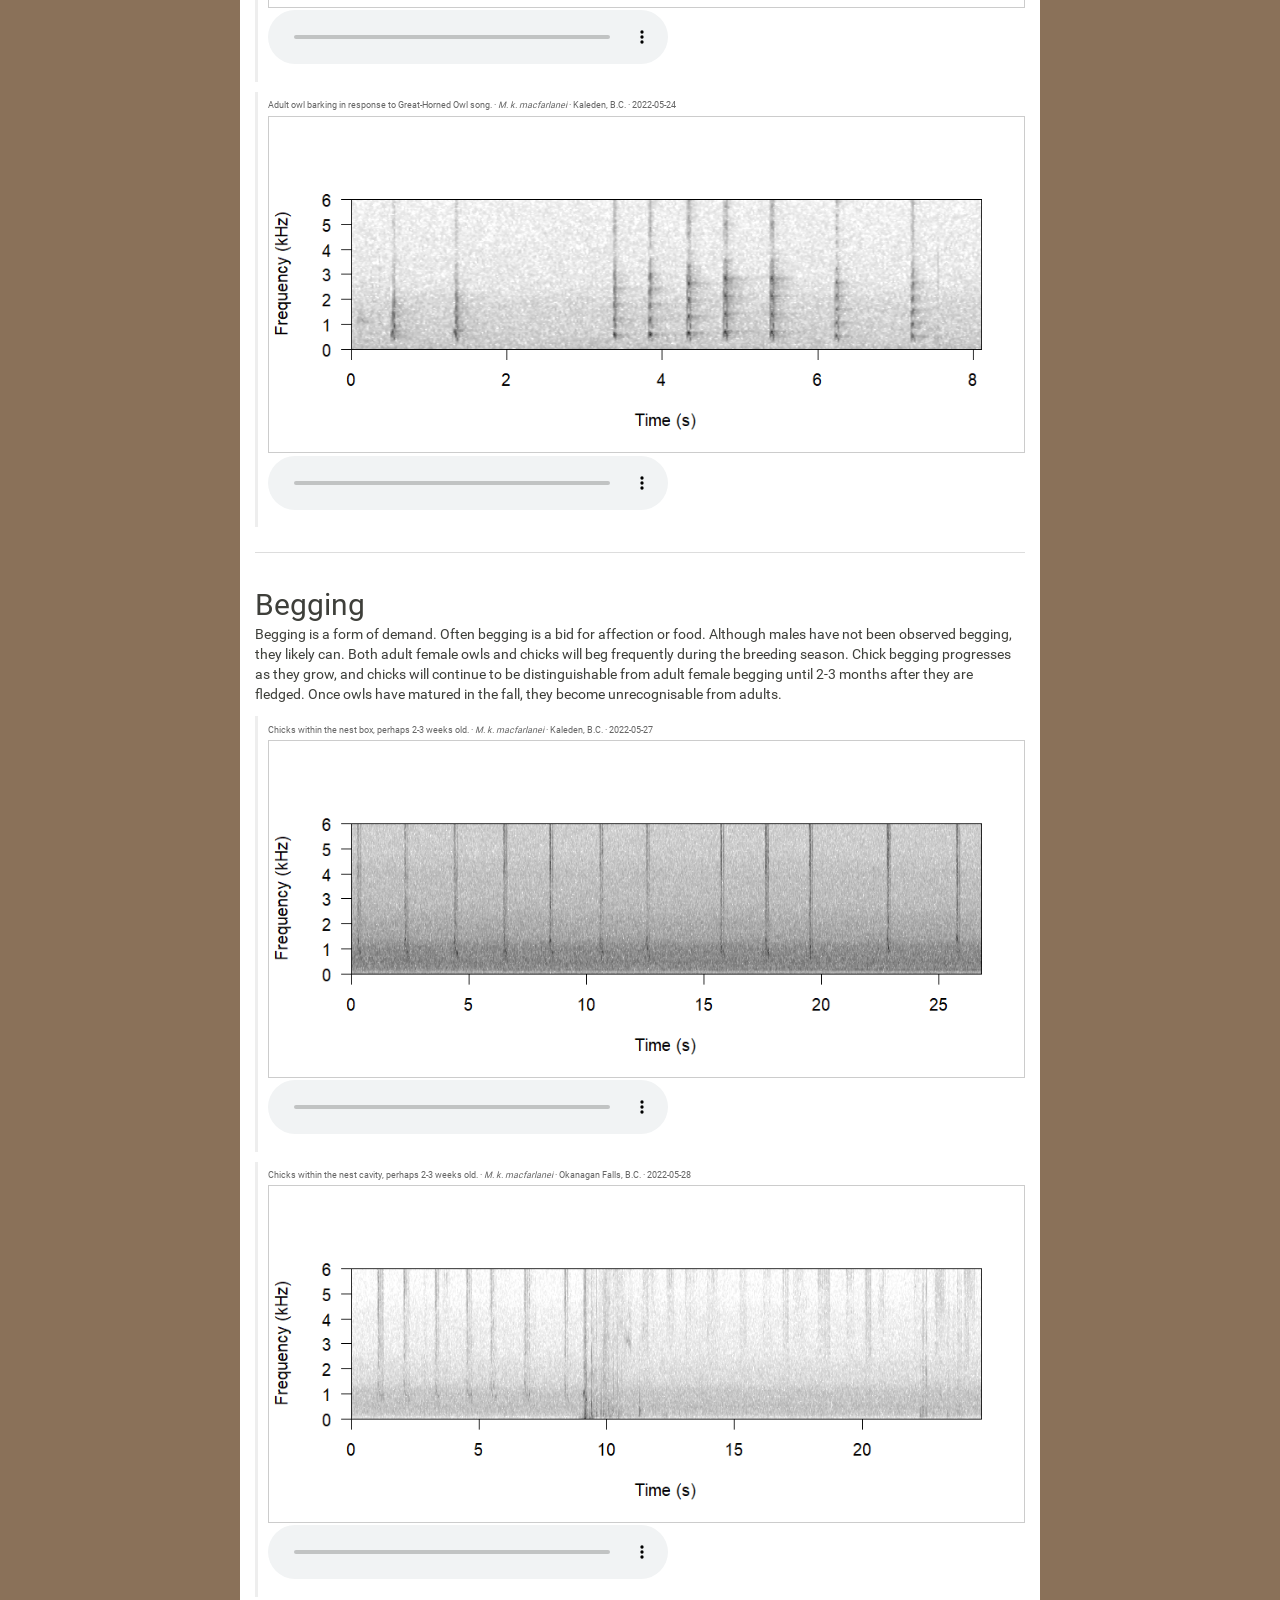
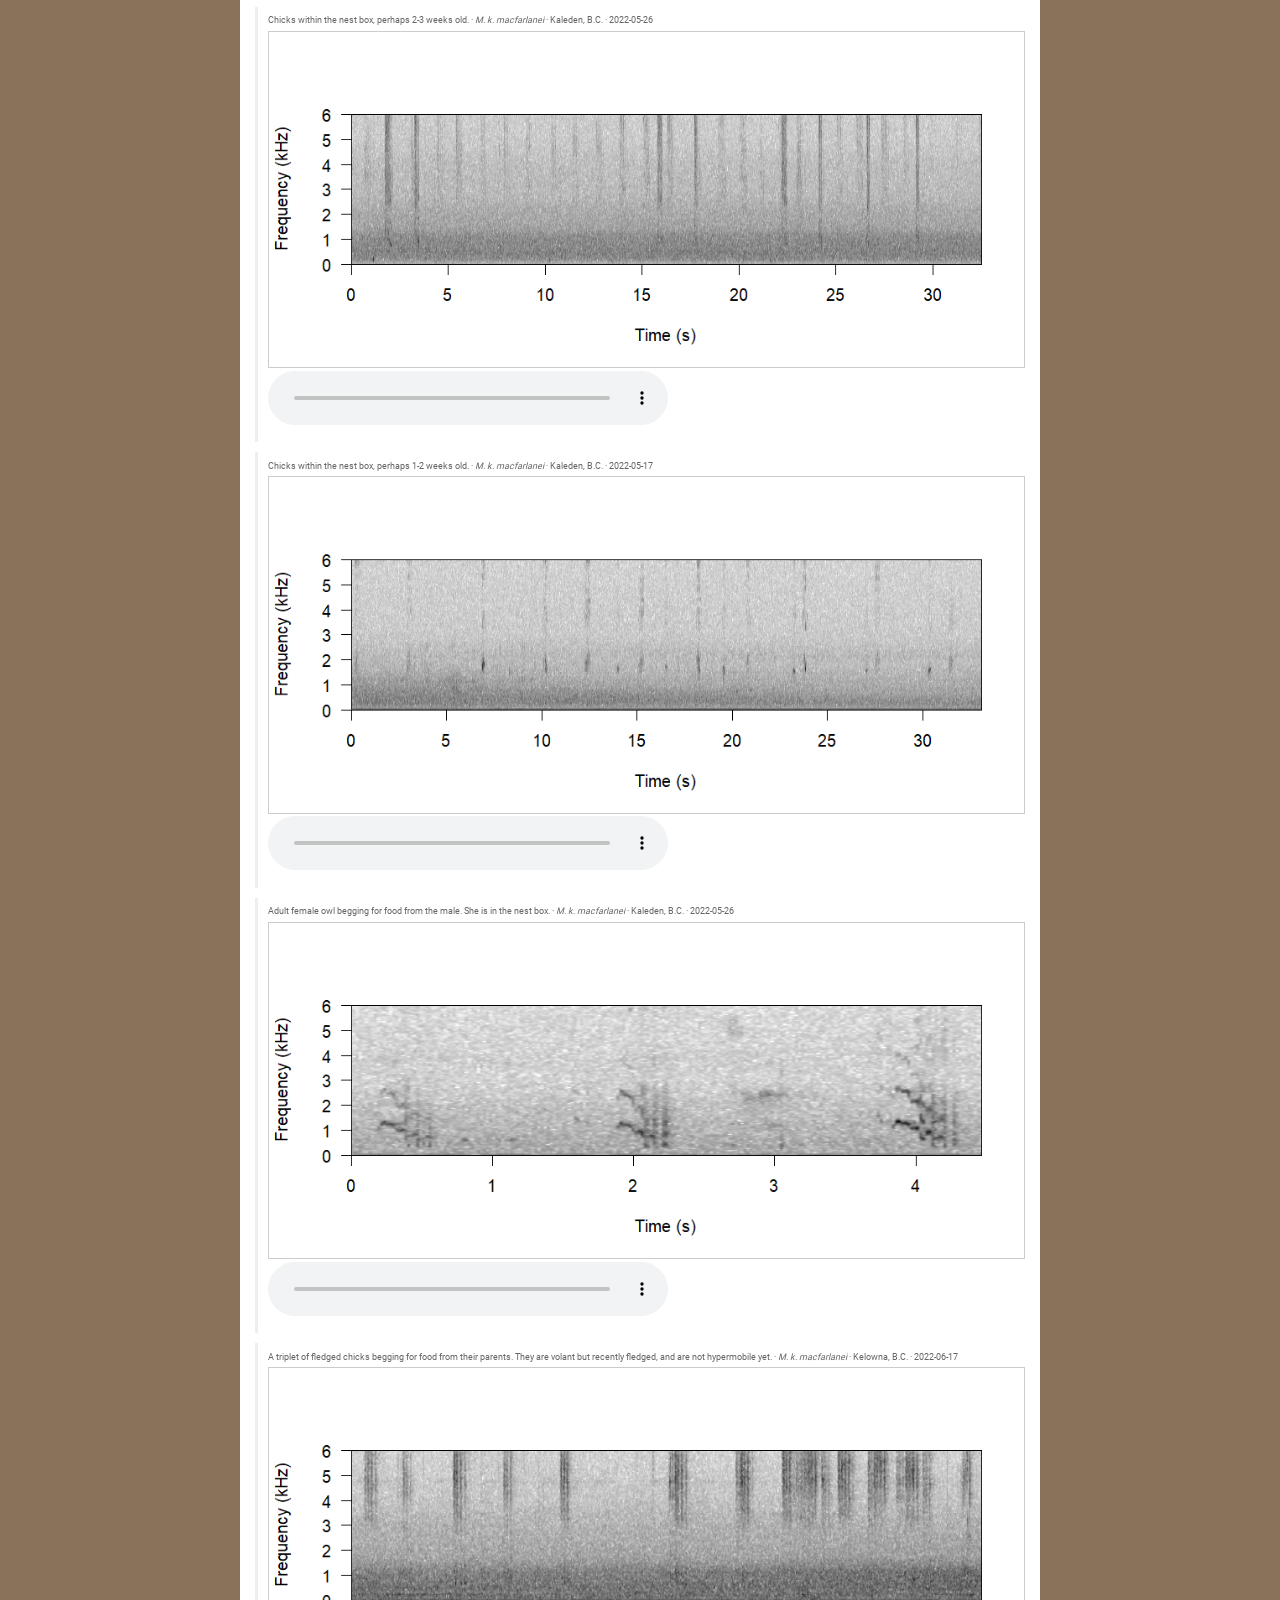
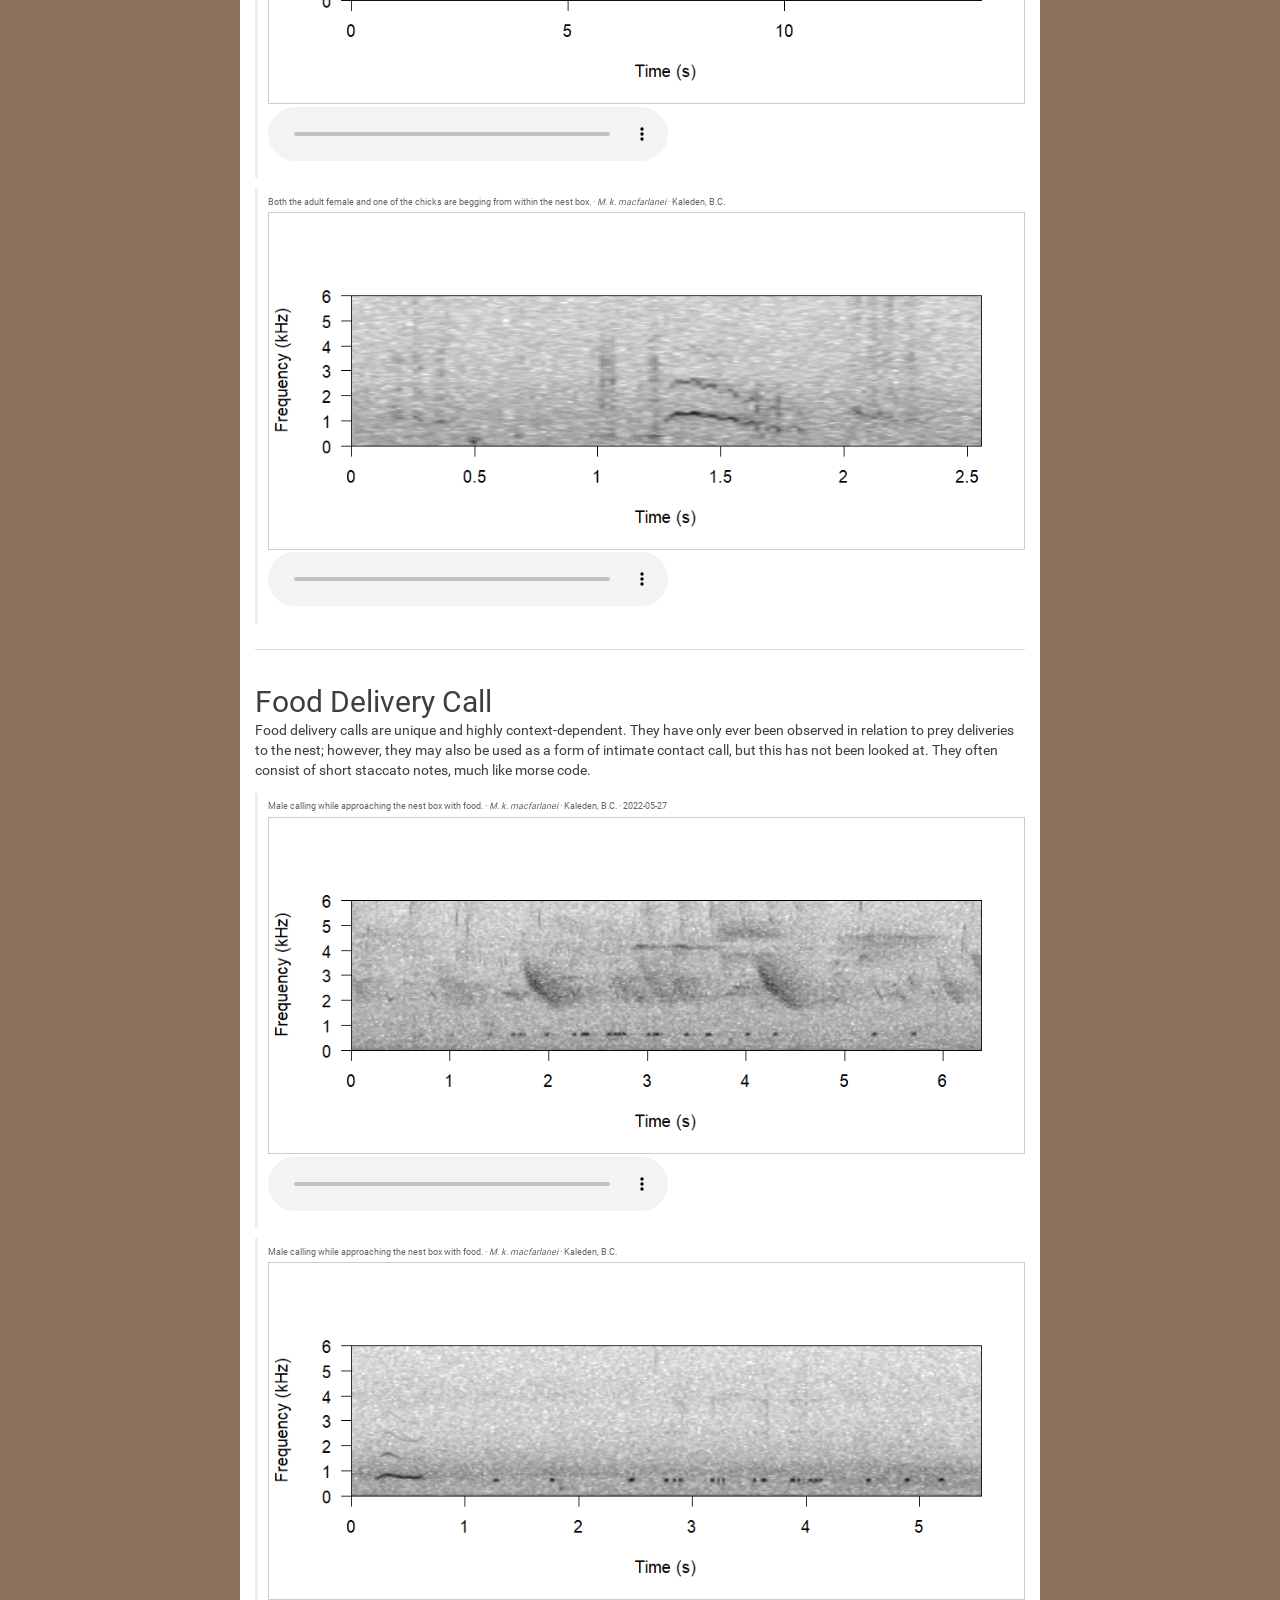
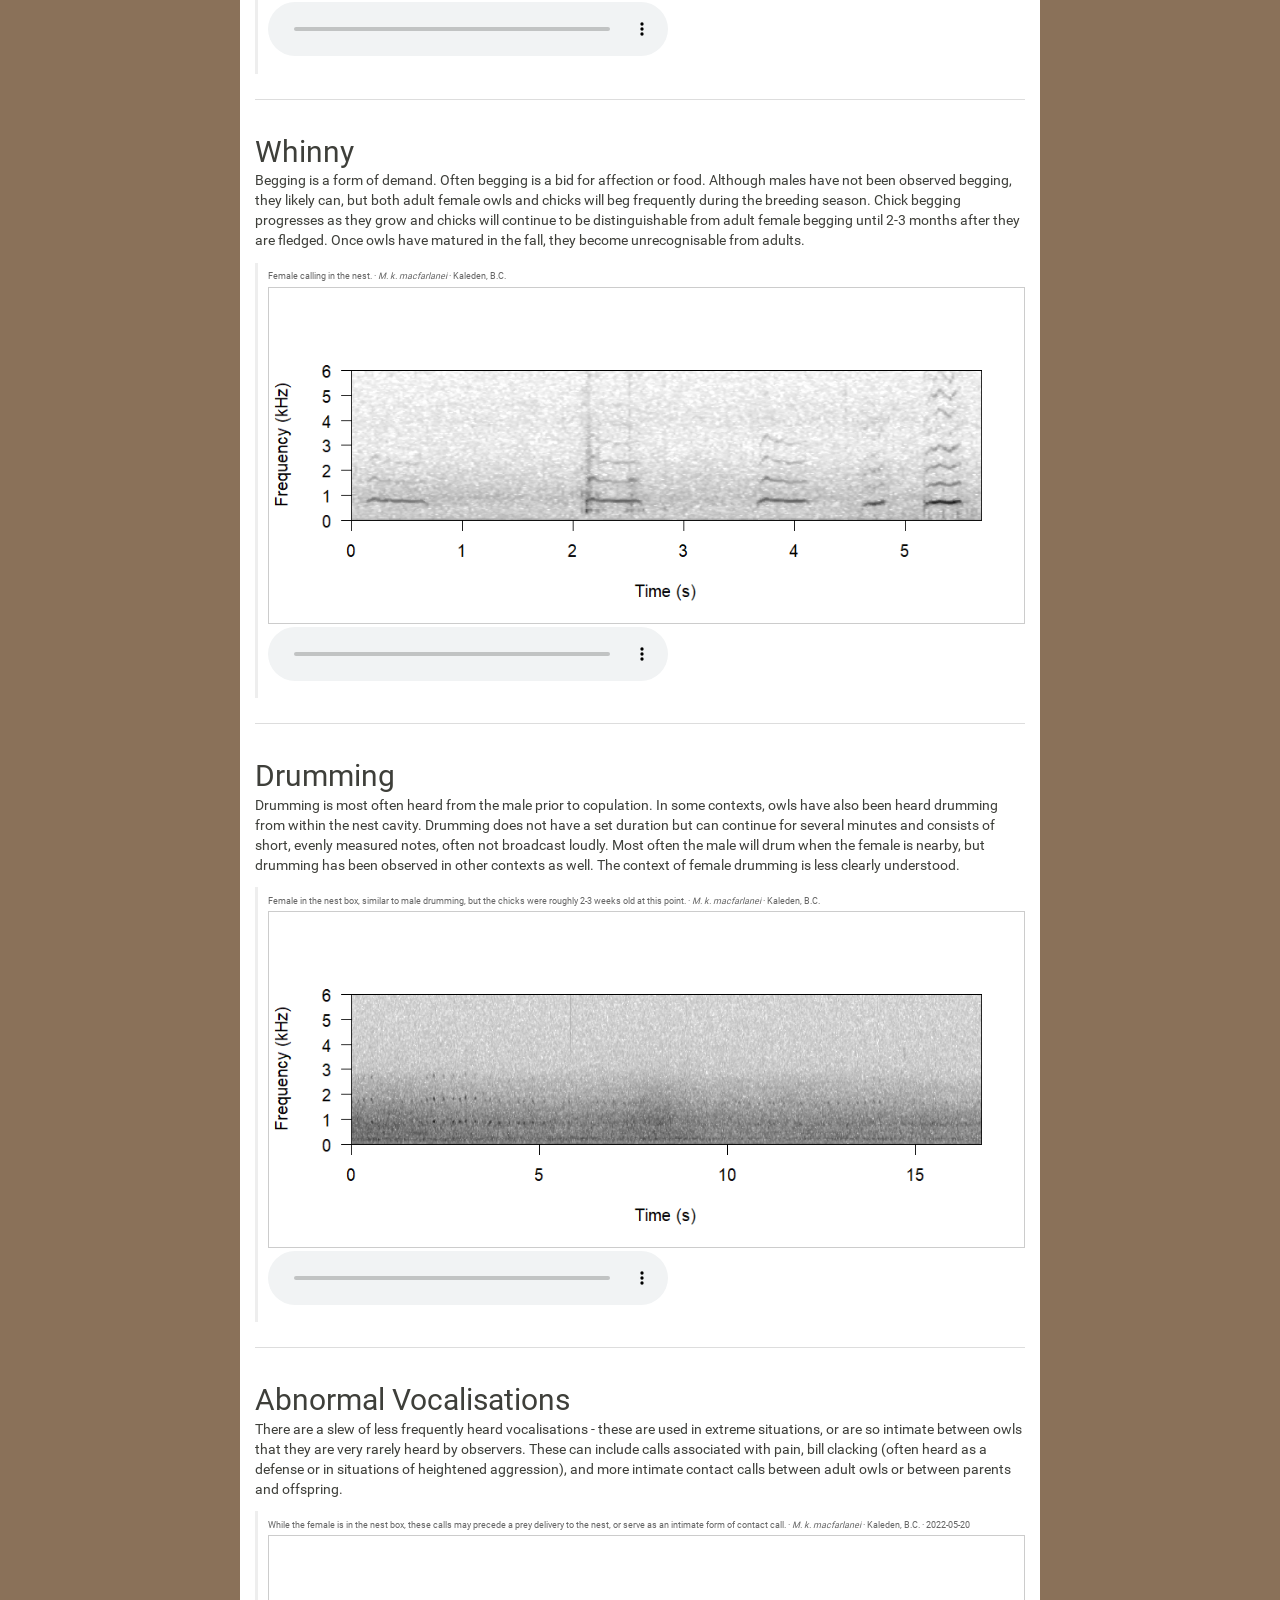
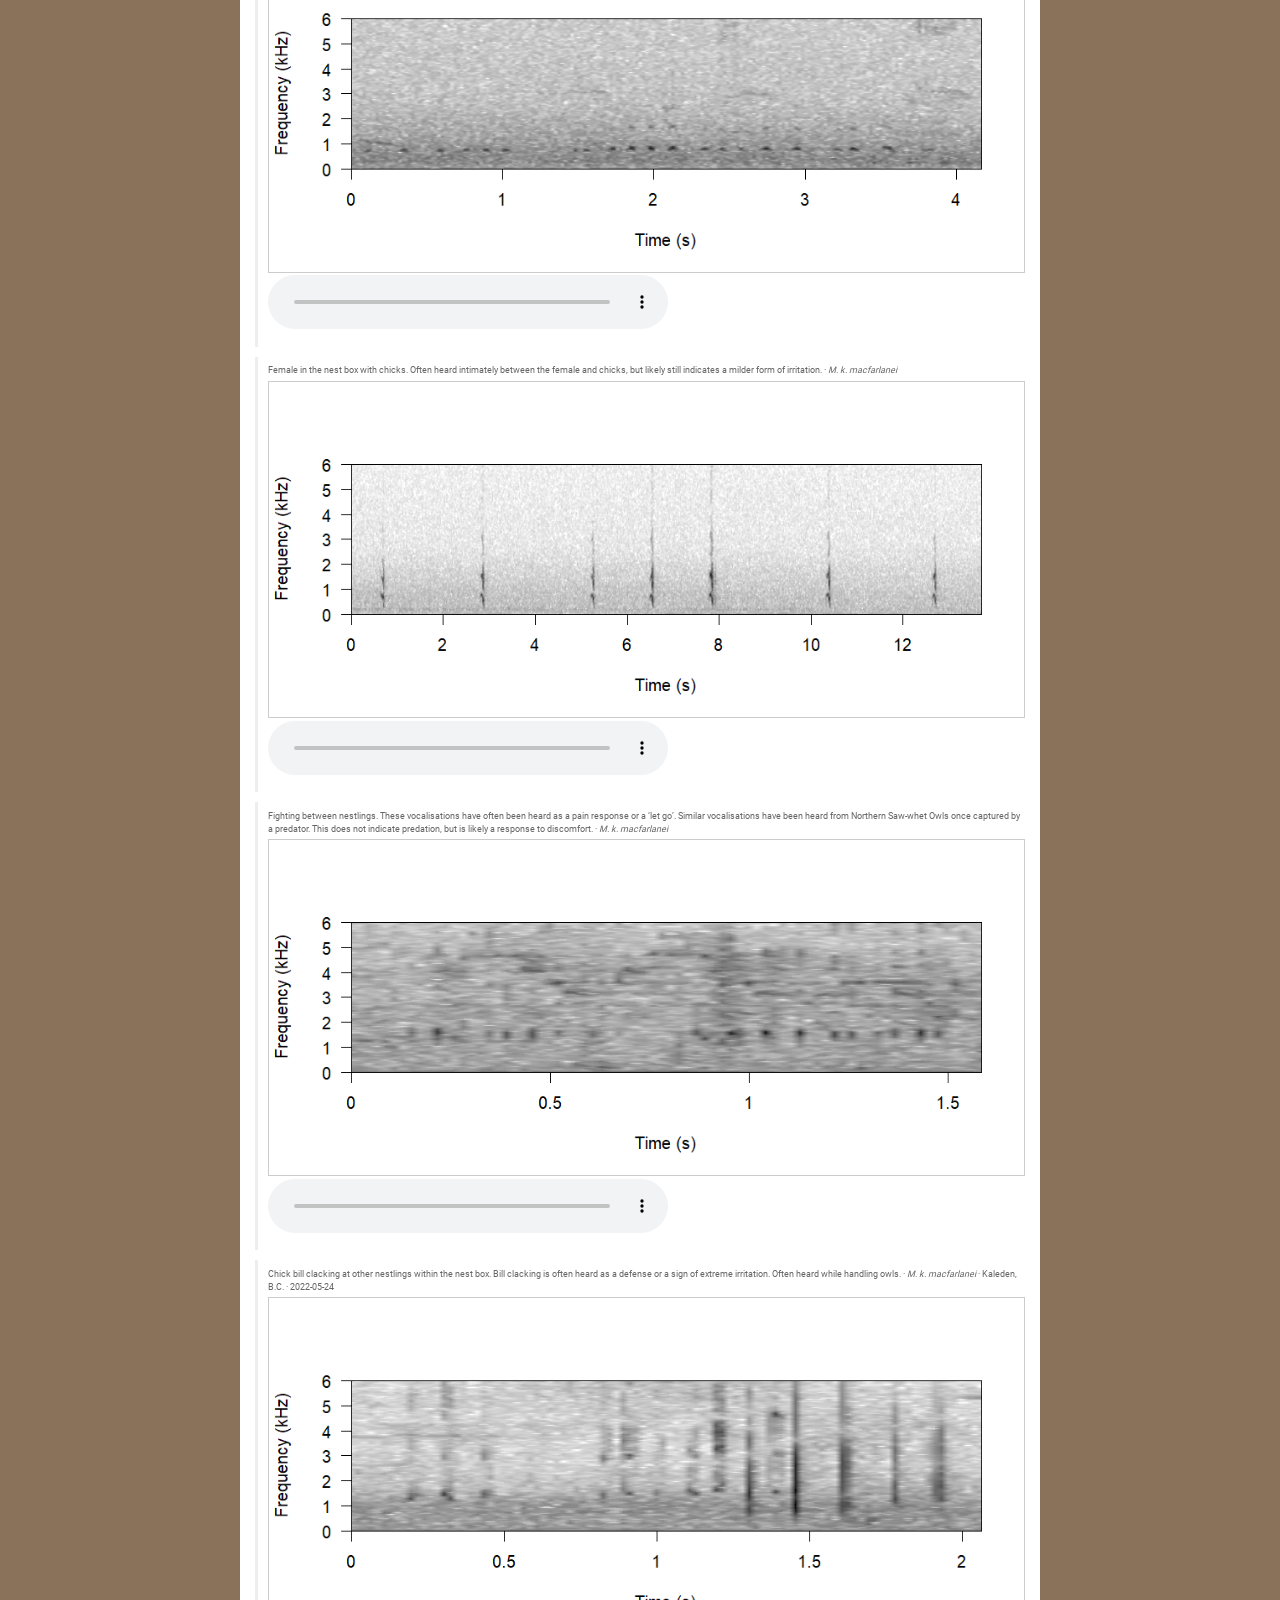
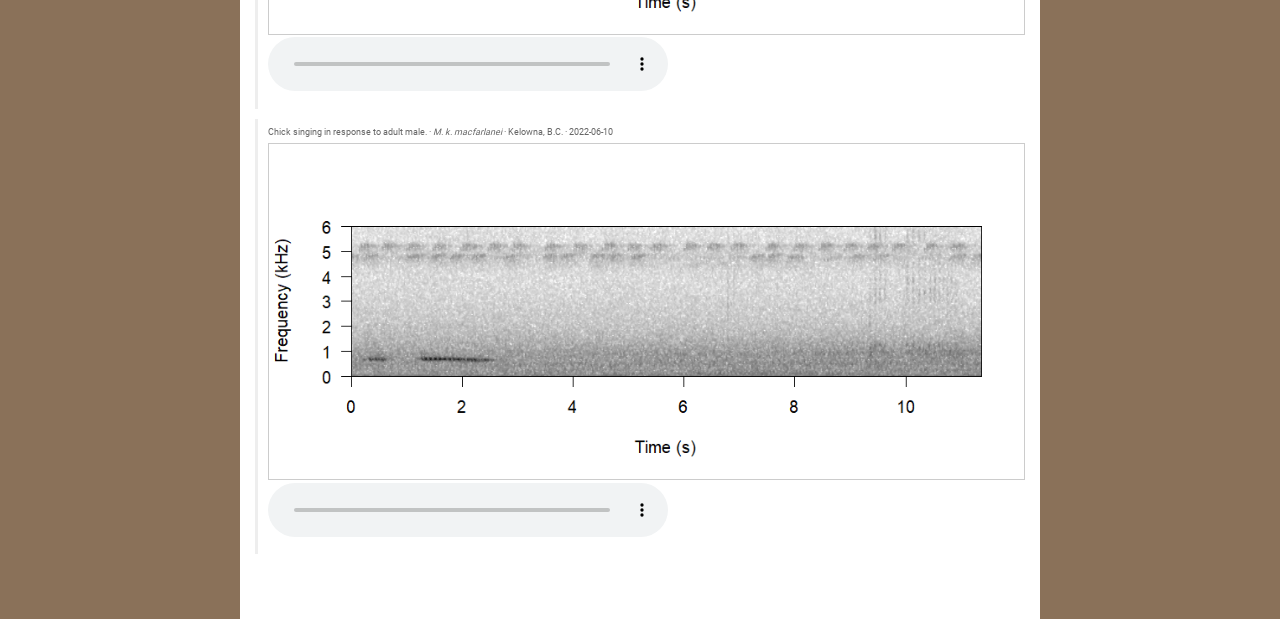
<file: docs/call_dictionary.html>
<!DOCTYPE html>

<html>

<head>

<meta charset="utf-8" />
<meta name="generator" content="pandoc" />
<meta http-equiv="X-UA-Compatible" content="IE=EDGE" />




<title>Call Dictionary</title>

<script src="site_libs/header-attrs-2.29/header-attrs.js"></script>
<script src="site_libs/jquery-3.6.0/jquery-3.6.0.min.js"></script>
<meta name="viewport" content="width=device-width, initial-scale=1" />
<link href="site_libs/bootstrap-3.3.5/css/sandstone.min.css" rel="stylesheet" />
<script src="site_libs/bootstrap-3.3.5/js/bootstrap.min.js"></script>
<script src="site_libs/bootstrap-3.3.5/shim/html5shiv.min.js"></script>
<script src="site_libs/bootstrap-3.3.5/shim/respond.min.js"></script>
<style>h1 {font-size: 34px;}
       h1.title {font-size: 38px;}
       h2 {font-size: 30px;}
       h3 {font-size: 24px;}
       h4 {font-size: 18px;}
       h5 {font-size: 16px;}
       h6 {font-size: 12px;}
       code {color: inherit; background-color: rgba(0, 0, 0, 0.04);}
       pre:not([class]) { background-color: white }</style>
<script src="site_libs/navigation-1.1/tabsets.js"></script>
<link href="site_libs/highlightjs-9.12.0/default.css" rel="stylesheet" />
<script src="site_libs/highlightjs-9.12.0/highlight.js"></script>

<style type="text/css">
  code{white-space: pre-wrap;}
  span.smallcaps{font-variant: small-caps;}
  span.underline{text-decoration: underline;}
  div.column{display: inline-block; vertical-align: top; width: 50%;}
  div.hanging-indent{margin-left: 1.5em; text-indent: -1.5em;}
  ul.task-list{list-style: none;}
    </style>

<style type="text/css">code{white-space: pre;}</style>
<script type="text/javascript">
if (window.hljs) {
  hljs.configure({languages: []});
  hljs.initHighlightingOnLoad();
  if (document.readyState && document.readyState === "complete") {
    window.setTimeout(function() { hljs.initHighlighting(); }, 0);
  }
}
</script>






<link rel="stylesheet" href="styles.css" type="text/css" />



<style type = "text/css">
.main-container {
  max-width: 940px;
  margin-left: auto;
  margin-right: auto;
}
img {
  max-width:100%;
}
.tabbed-pane {
  padding-top: 12px;
}
.html-widget {
  margin-bottom: 20px;
}
button.code-folding-btn:focus {
  outline: none;
}
summary {
  display: list-item;
}
details > summary > p:only-child {
  display: inline;
}
pre code {
  padding: 0;
}
</style>


<style type="text/css">
.dropdown-submenu {
  position: relative;
}
.dropdown-submenu>.dropdown-menu {
  top: 0;
  left: 100%;
  margin-top: -6px;
  margin-left: -1px;
  border-radius: 0 6px 6px 6px;
}
.dropdown-submenu:hover>.dropdown-menu {
  display: block;
}
.dropdown-submenu>a:after {
  display: block;
  content: " ";
  float: right;
  width: 0;
  height: 0;
  border-color: transparent;
  border-style: solid;
  border-width: 5px 0 5px 5px;
  border-left-color: #cccccc;
  margin-top: 5px;
  margin-right: -10px;
}
.dropdown-submenu:hover>a:after {
  border-left-color: #adb5bd;
}
.dropdown-submenu.pull-left {
  float: none;
}
.dropdown-submenu.pull-left>.dropdown-menu {
  left: -100%;
  margin-left: 10px;
  border-radius: 6px 0 6px 6px;
}
</style>

<script type="text/javascript">
// manage active state of menu based on current page
$(document).ready(function () {
  // active menu anchor
  href = window.location.pathname
  href = href.substr(href.lastIndexOf('/') + 1)
  if (href === "")
    href = "index.html";
  var menuAnchor = $('a[href="' + href + '"]');

  // mark the anchor link active (and if it's in a dropdown, also mark that active)
  var dropdown = menuAnchor.closest('li.dropdown');
  if (window.bootstrap) { // Bootstrap 4+
    menuAnchor.addClass('active');
    dropdown.find('> .dropdown-toggle').addClass('active');
  } else { // Bootstrap 3
    menuAnchor.parent().addClass('active');
    dropdown.addClass('active');
  }

  // Navbar adjustments
  var navHeight = $(".navbar").first().height() + 15;
  var style = document.createElement('style');
  var pt = "padding-top: " + navHeight + "px; ";
  var mt = "margin-top: -" + navHeight + "px; ";
  var css = "";
  // offset scroll position for anchor links (for fixed navbar)
  for (var i = 1; i <= 6; i++) {
    css += ".section h" + i + "{ " + pt + mt + "}\n";
  }
  style.innerHTML = "body {" + pt + "padding-bottom: 40px; }\n" + css;
  document.head.appendChild(style);
});
</script>

<!-- tabsets -->

<style type="text/css">
.tabset-dropdown > .nav-tabs {
  display: inline-table;
  max-height: 500px;
  min-height: 44px;
  overflow-y: auto;
  border: 1px solid #ddd;
  border-radius: 4px;
}

.tabset-dropdown > .nav-tabs > li.active:before, .tabset-dropdown > .nav-tabs.nav-tabs-open:before {
  content: "\e259";
  font-family: 'Glyphicons Halflings';
  display: inline-block;
  padding: 10px;
  border-right: 1px solid #ddd;
}

.tabset-dropdown > .nav-tabs.nav-tabs-open > li.active:before {
  content: "\e258";
  font-family: 'Glyphicons Halflings';
  border: none;
}

.tabset-dropdown > .nav-tabs > li.active {
  display: block;
}

.tabset-dropdown > .nav-tabs > li > a,
.tabset-dropdown > .nav-tabs > li > a:focus,
.tabset-dropdown > .nav-tabs > li > a:hover {
  border: none;
  display: inline-block;
  border-radius: 4px;
  background-color: transparent;
}

.tabset-dropdown > .nav-tabs.nav-tabs-open > li {
  display: block;
  float: none;
}

.tabset-dropdown > .nav-tabs > li {
  display: none;
}
</style>

<!-- code folding -->




</head>

<body>


<div class="container-fluid main-container">




<div class="navbar navbar-default  navbar-fixed-top" role="navigation">
  <div class="container">
    <div class="navbar-header">
      <button type="button" class="navbar-toggle collapsed" data-toggle="collapse" data-bs-toggle="collapse" data-target="#navbar" data-bs-target="#navbar">
        <span class="icon-bar"></span>
        <span class="icon-bar"></span>
        <span class="icon-bar"></span>
      </button>
      <a class="navbar-brand" href="index.html">The Coastal Western Screech-Owl Project</a>
    </div>
    <div id="navbar" class="navbar-collapse collapse">
      <ul class="nav navbar-nav">
        <li>
  <a href="index.html">Home</a>
</li>
<li>
  <a href="about.html">About</a>
</li>
<li>
  <a href="call_dictionary.html">Call Dictionary</a>
</li>
<li>
  <a href="publications.html">Publications</a>
</li>
<li>
  <a href="contact.html">Contact</a>
</li>
      </ul>
      <ul class="nav navbar-nav navbar-right">
        
      </ul>
    </div><!--/.nav-collapse -->
  </div><!--/.container -->
</div><!--/.navbar -->

<div id="header">



<h1 class="title toc-ignore">Call Dictionary</h1>

</div>


<p><img class="page-banner" src="www/banners/call_dictionary.jpg" alt="Call Dictionary"></p>
<p>** IN PROGRESS ** This call dictionary is currently under
construction and is a collaboration between the biologists whom study
Western Screech-owls across British Columbia, Canada.</p>
<p>More info to come.</p>
<div class="call-type">
<h2>
Song
</h2>
<p class="call-type-description">
Both male and female adult Western Screech-Owls can sing. Males often
sing at a lower frequency (550-750 Hz), whereas females sing at a higher
frequency (800-900 Hz). Males sing more often than females and sing to
defend territory and advertise to females. This is the most common and
easily recognised of their calls and can be heard most regularly during
the breeding season from February through June, but can often be heard
at other times of the year as owls delineate their territorial
boundaries. Females will sing less frequently and most commonly as a
part of a male/female duet or in territorial defense.
</p>
<div class="call-example">
<p class="call-meta">
Male singing near the nest box. · <em>M. k. macfarlanei</em> · Kaleden,
B.C. · 2022-05-20
</p>
<p><img class="spectrogram" src="www/spectrograms/malesong_may20_2022_wesomac.png" alt="Spectrogram of Song">
<audio controls preload="none" src="www/audio/malesong_may20_2022_wesomac.wav"></audio></p>
</div>
</div>
<div class="call-type">
<h2>
Double Trill
</h2>
<p class="call-type-description">
Both males and females will give a double-trill as a more aggressive
form of their song, sometimes heard in response to call playback.
</p>
<div class="call-example">
<p class="call-meta">
Male singing near the nest box. · <em>M. k. macfarlanei</em> · Kaleden,
B.C.
</p>
<p><img class="spectrogram" src="www/spectrograms/WESOmac_doubletrill.png" alt="Spectrogram of Double Trill">
<audio controls preload="none" src="www/audio/WESOmac_doubletrill.wav"></audio></p>
</div>
<div class="call-example">
<p class="call-meta">
Male singing near the nest box. · <em>M. k. macfarlanei</em> · Kaleden,
B.C. · 2022-05-22
</p>
<p><img class="spectrogram" src="www/spectrograms/doubletrillmale_2022May22.png" alt="Spectrogram of Double Trill">
<audio controls preload="none" src="www/audio/doubletrillmale_2022May22.wav"></audio></p>
</div>
</div>
<div class="call-type">
<h2>
Barking
</h2>
<p class="call-type-description">
Barks are loud, short bursts with lots of harmonics, and are usually a
sign that an owl is agitated. They’re typically heard from the female
once the chicks are a little older or have fledged; however, they can
occur whenever an owl is agitated, often in response to a predator.
</p>
<div class="call-example">
<p class="call-meta">
Female barking after leaving the nest. · <em>M. k. macfarlanei</em> ·
Kaleden, B.C. · 2022-05-27
</p>
<p><img class="spectrogram" src="www/spectrograms/WESOmac_barking.png" alt="Spectrogram of Barking">
<audio controls preload="none" src="www/audio/WESOmac_barking.wav"></audio></p>
</div>
<div class="call-example">
<p class="call-meta">
Female began barking after a Great-Horned Owl started barking. · <em>M.
k. macfarlanei</em> · Kaleden, B.C. · 2022-05-23
</p>
<p><img class="spectrogram" src="www/spectrograms/barkingweso_and_ghow_may23_2026.png" alt="Spectrogram of Barking">
<audio controls preload="none" src="www/audio/barkingweso_and_ghow_may23_2026.wav"></audio></p>
</div>
<div class="call-example">
<p class="call-meta">
Adult owl barking in response to Great-Horned Owl song. · <em>M. k.
macfarlanei</em> · Kaleden, B.C. · 2022-05-24
</p>
<p><img class="spectrogram" src="www/spectrograms/march24_2026_wesomac_barking.png" alt="Spectrogram of Barking">
<audio controls preload="none" src="www/audio/march24_2026_wesomac_barking.wav"></audio></p>
</div>
</div>
<div class="call-type">
<h2>
Begging
</h2>
<p class="call-type-description">
Begging is a form of demand. Often begging is a bid for affection or
food. Although males have not been observed begging, they likely can.
Both adult female owls and chicks will beg frequently during the
breeding season. Chick begging progresses as they grow, and chicks will
continue to be distinguishable from adult female begging until 2-3
months after they are fledged. Once owls have matured in the fall, they
become unrecognisable from adults.
</p>
<div class="call-example">
<p class="call-meta">
Chicks within the nest box, perhaps 2-3 weeks old. · <em>M. k.
macfarlanei</em> · Kaleden, B.C. · 2022-05-27
</p>
<p><img class="spectrogram" src="www/spectrograms/WESOmac_Chick1.png" alt="Spectrogram of Begging">
<audio controls preload="none" src="www/audio/WESOmac_Chick1.wav"></audio></p>
</div>
<div class="call-example">
<p class="call-meta">
Chicks within the nest cavity, perhaps 2-3 weeks old. · <em>M. k.
macfarlanei</em> · Okanagan Falls, B.C. · 2022-05-28
</p>
<p><img class="spectrogram" src="www/spectrograms/WESOmac_Chick2.png" alt="Spectrogram of Begging">
<audio controls preload="none" src="www/audio/WESOmac_Chick2.wav"></audio></p>
</div>
<div class="call-example">
<p class="call-meta">
Chicks within the nest box, perhaps 2-3 weeks old. · <em>M. k.
macfarlanei</em> · Kaleden, B.C. · 2022-05-26
</p>
<p><img class="spectrogram" src="www/spectrograms/WESOmac_Chick3.png" alt="Spectrogram of Begging">
<audio controls preload="none" src="www/audio/WESOmac_Chick3.wav"></audio></p>
</div>
<div class="call-example">
<p class="call-meta">
Chicks within the nest box, perhaps 1-2 weeks old. · <em>M. k.
macfarlanei</em> · Kaleden, B.C. · 2022-05-17
</p>
<p><img class="spectrogram" src="www/spectrograms/WESOmac_Chick4_young.png" alt="Spectrogram of Begging">
<audio controls preload="none" src="www/audio/WESOmac_Chick4_young.wav"></audio></p>
</div>
<div class="call-example">
<p class="call-meta">
Adult female owl begging for food from the male. She is in the nest box.
· <em>M. k. macfarlanei</em> · Kaleden, B.C. · 2022-05-26
</p>
<p><img class="spectrogram" src="www/spectrograms/WESOmac_femalebeg.png" alt="Spectrogram of Begging">
<audio controls preload="none" src="www/audio/WESOmac_femalebeg.wav"></audio></p>
</div>
<div class="call-example">
<p class="call-meta">
A triplet of fledged chicks begging for food from their parents. They
are volant but recently fledged, and are not hypermobile yet. · <em>M.
k. macfarlanei</em> · Kelowna, B.C. · 2022-06-17
</p>
<p><img class="spectrogram" src="www/spectrograms/fledged_chicks_begging_june17_2022.png" alt="Spectrogram of Begging">
<audio controls preload="none" src="www/audio/fledged_chicks_begging_june17_2022.wav"></audio></p>
</div>
<div class="call-example">
<p class="call-meta">
Both the adult female and one of the chicks are begging from within the
nest box. · <em>M. k. macfarlanei</em> · Kaleden, B.C.
</p>
<p><img class="spectrogram" src="www/spectrograms/May21_2022_wesomac_chick_and_female_begging.png" alt="Spectrogram of Begging">
<audio controls preload="none" src="www/audio/May21_2022_wesomac_chick_and_female_begging.wav"></audio></p>
</div>
</div>
<div class="call-type">
<h2>
Food Delivery Call
</h2>
<p class="call-type-description">
Food delivery calls are unique and highly context-dependent. They have
only ever been observed in relation to prey deliveries to the nest;
however, they may also be used as a form of intimate contact call, but
this has not been looked at. They often consist of short staccato notes,
much like morse code.
</p>
<div class="call-example">
<p class="call-meta">
Male calling while approaching the nest box with food. · <em>M. k.
macfarlanei</em> · Kaleden, B.C. · 2022-05-27
</p>
<p><img class="spectrogram" src="www/spectrograms/morse_code_call_wesomac.png" alt="Spectrogram of Food Delivery Call">
<audio controls preload="none" src="www/audio/morse_code_call_wesomac.wav"></audio></p>
</div>
<div class="call-example">
<p class="call-meta">
Male calling while approaching the nest box with food. · <em>M. k.
macfarlanei</em> · Kaleden, B.C.
</p>
<p><img class="spectrogram" src="www/spectrograms/WESOMac_sticatto_morse_code_call.png" alt="Spectrogram of Food Delivery Call">
<audio controls preload="none" src="www/audio/WESOMac_sticatto_morse_code_call.wav"></audio></p>
</div>
</div>
<div class="call-type">
<h2>
Whinny
</h2>
<p class="call-type-description">
Begging is a form of demand. Often begging is a bid for affection or
food. Although males have not been observed begging, they likely can,
but both adult female owls and chicks will beg frequently during the
breeding season. Chick begging progresses as they grow and chicks will
continue to be distinguishable from adult female begging until 2-3
months after they are fledged. Once owls have matured in the fall, they
become unrecognisable from adults.
</p>
<div class="call-example">
<p class="call-meta">
Female calling in the nest. · <em>M. k. macfarlanei</em> · Kaleden, B.C.
</p>
<p><img class="spectrogram" src="www/spectrograms/WESOmac_femalewhinnying2.png" alt="Spectrogram of Whinny">
<audio controls preload="none" src="www/audio/WESOmac_femalewhinnying2.wav"></audio></p>
</div>
</div>
<div class="call-type">
<h2>
Drumming
</h2>
<p class="call-type-description">
Drumming is most often heard from the male prior to copulation. In some
contexts, owls have also been heard drumming from within the nest
cavity. Drumming does not have a set duration but can continue for
several minutes and consists of short, evenly measured notes, often not
broadcast loudly. Most often the male will drum when the female is
nearby, but drumming has been observed in other contexts as well. The
context of female drumming is less clearly understood.
</p>
<div class="call-example">
<p class="call-meta">
Female in the nest box, similar to male drumming, but the chicks were
roughly 2-3 weeks old at this point. · <em>M. k. macfarlanei</em> ·
Kaleden, B.C.
</p>
<p><img class="spectrogram" src="www/spectrograms/WESOmac_femaledrumming.png" alt="Spectrogram of Drumming">
<audio controls preload="none" src="www/audio/WESOmac_femaledrumming.wav"></audio></p>
</div>
</div>
<div class="call-type">
<h2>
Abnormal Vocalisations
</h2>
<p class="call-type-description">
There are a slew of less frequently heard vocalisations - these are used
in extreme situations, or are so intimate between owls that they are
very rarely heard by observers. These can include calls associated with
pain, bill clacking (often heard as a defense or in situations of
heightened aggression), and more intimate contact calls between adult
owls or between parents and offspring.
</p>
<div class="call-example">
<p class="call-meta">
While the female is in the nest box, these calls may precede a prey
delivery to the nest, or serve as an intimate form of contact call. ·
<em>M. k. macfarlanei</em> · Kaleden, B.C. · 2022-05-20
</p>
<p><img class="spectrogram" src="www/spectrograms/female_abnormal_wesomac_may20_2022.png" alt="Spectrogram of Abnormal Vocalisations">
<audio controls preload="none" src="www/audio/female_abnormal_wesomac_may20_2022.wav"></audio></p>
</div>
<div class="call-example">
<p class="call-meta">
Female in the nest box with chicks. Often heard intimately between the
female and chicks, but likely still indicates a milder form of
irritation. · <em>M. k. macfarlanei</em>
</p>
<p><img class="spectrogram" src="www/spectrograms/may192026_wesomac_intimatebarks.png" alt="Spectrogram of Abnormal Vocalisations">
<audio controls preload="none" src="www/audio/may192026_wesomac_intimatebarks.wav"></audio></p>
</div>
<div class="call-example">
<p class="call-meta">
Fighting between nestlings. These vocalisations have often been heard as
a pain response or a ‘let go’. Similar vocalisations have been heard
from Northern Saw-whet Owls once captured by a predator. This does not
indicate predation, but is likely a response to discomfort. · <em>M. k.
macfarlanei</em>
</p>
<p><img class="spectrogram" src="www/spectrograms/owwweeee_chicks_May24_202022_wesomac.png" alt="Spectrogram of Abnormal Vocalisations">
<audio controls preload="none" src="www/audio/owwweeee_chicks_May24_202022_wesomac.wav"></audio></p>
</div>
<div class="call-example">
<p class="call-meta">
Chick bill clacking at other nestlings within the nest box. Bill
clacking is often heard as a defense or a sign of extreme irritation.
Often heard while handling owls. · <em>M. k. macfarlanei</em> · Kaleden,
B.C. · 2022-05-24
</p>
<p><img class="spectrogram" src="www/spectrograms/wesomac_chick_bill_clacking_May24_2022.png" alt="Spectrogram of Abnormal Vocalisations">
<audio controls preload="none" src="www/audio/wesomac_chick_bill_clacking_May24_2022.wav"></audio></p>
</div>
<div class="call-example">
<p class="call-meta">
Chick singing in response to adult male. · <em>M. k. macfarlanei</em> ·
Kelowna, B.C. · 2022-06-10
</p>
<p><img class="spectrogram" src="www/spectrograms/WDRP_20220610_2305.png" alt="Spectrogram of Abnormal Vocalisations">
<audio controls preload="none" src="www/audio/WDRP_20220610_2305.wav"></audio></p>
</div>
</div>




</div>

<script>

// add bootstrap table styles to pandoc tables
function bootstrapStylePandocTables() {
  $('tr.odd').parent('tbody').parent('table').addClass('table table-condensed');
}
$(document).ready(function () {
  bootstrapStylePandocTables();
});


</script>

<!-- tabsets -->

<script>
$(document).ready(function () {
  window.buildTabsets("TOC");
});

$(document).ready(function () {
  $('.tabset-dropdown > .nav-tabs > li').click(function () {
    $(this).parent().toggleClass('nav-tabs-open');
  });
});
</script>

<!-- code folding -->


<!-- dynamically load mathjax for compatibility with self-contained -->
<script>
  (function () {
    var script = document.createElement("script");
    script.type = "text/javascript";
    script.src  = "https://mathjax.rstudio.com/latest/MathJax.js?config=TeX-AMS-MML_HTMLorMML";
    document.getElementsByTagName("head")[0].appendChild(script);
  })();
</script>

</body>
</html>
</file>
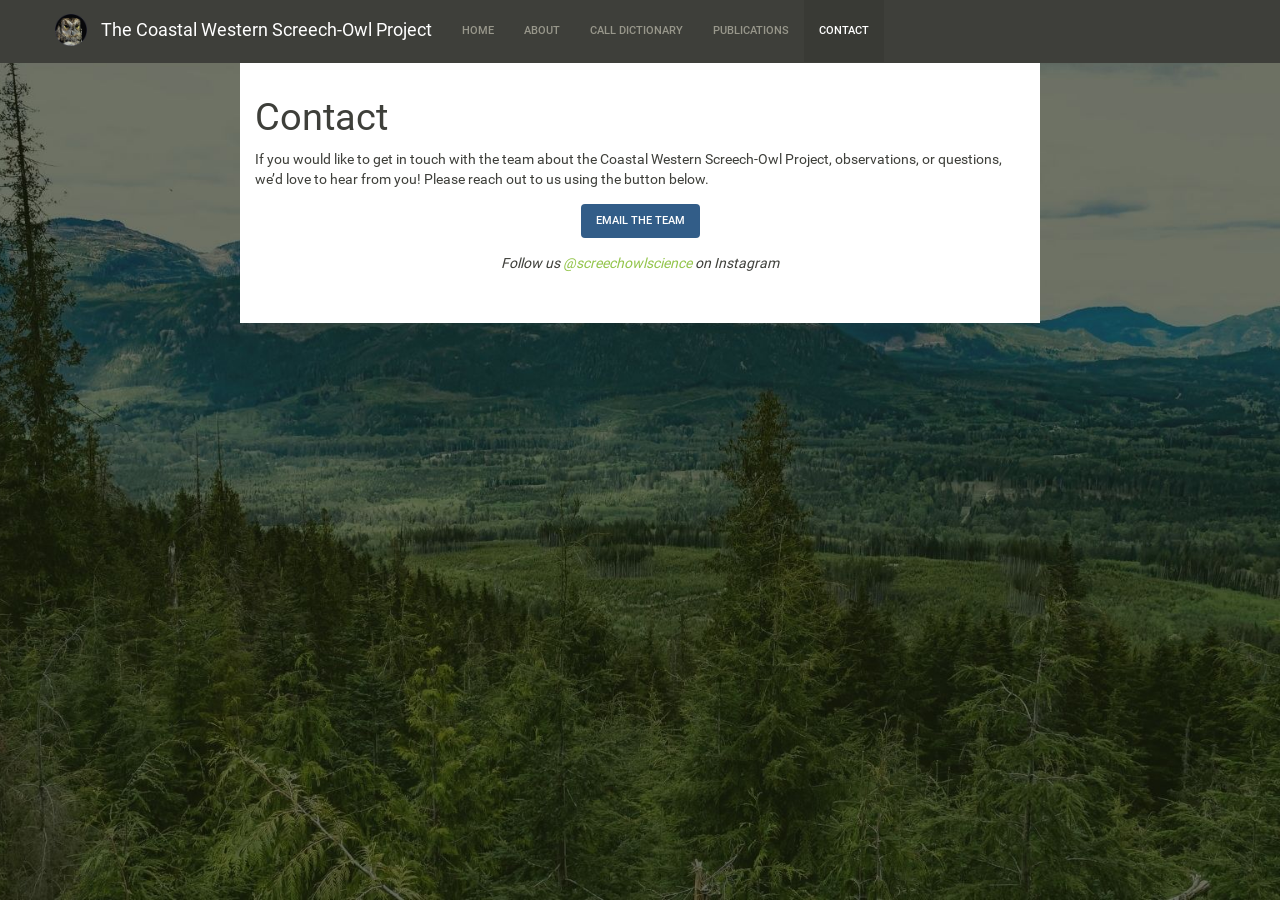
<file: docs/contact.html>
<!DOCTYPE html>

<html>

<head>

<meta charset="utf-8" />
<meta name="generator" content="pandoc" />
<meta http-equiv="X-UA-Compatible" content="IE=EDGE" />




<title>Contact</title>

<script src="site_libs/header-attrs-2.29/header-attrs.js"></script>
<script src="site_libs/jquery-3.6.0/jquery-3.6.0.min.js"></script>
<meta name="viewport" content="width=device-width, initial-scale=1" />
<link href="site_libs/bootstrap-3.3.5/css/sandstone.min.css" rel="stylesheet" />
<script src="site_libs/bootstrap-3.3.5/js/bootstrap.min.js"></script>
<script src="site_libs/bootstrap-3.3.5/shim/html5shiv.min.js"></script>
<script src="site_libs/bootstrap-3.3.5/shim/respond.min.js"></script>
<style>h1 {font-size: 34px;}
       h1.title {font-size: 38px;}
       h2 {font-size: 30px;}
       h3 {font-size: 24px;}
       h4 {font-size: 18px;}
       h5 {font-size: 16px;}
       h6 {font-size: 12px;}
       code {color: inherit; background-color: rgba(0, 0, 0, 0.04);}
       pre:not([class]) { background-color: white }</style>
<script src="site_libs/navigation-1.1/tabsets.js"></script>
<link href="site_libs/highlightjs-9.12.0/default.css" rel="stylesheet" />
<script src="site_libs/highlightjs-9.12.0/highlight.js"></script>

<style type="text/css">
  code{white-space: pre-wrap;}
  span.smallcaps{font-variant: small-caps;}
  span.underline{text-decoration: underline;}
  div.column{display: inline-block; vertical-align: top; width: 50%;}
  div.hanging-indent{margin-left: 1.5em; text-indent: -1.5em;}
  ul.task-list{list-style: none;}
    </style>

<style type="text/css">code{white-space: pre;}</style>
<script type="text/javascript">
if (window.hljs) {
  hljs.configure({languages: []});
  hljs.initHighlightingOnLoad();
  if (document.readyState && document.readyState === "complete") {
    window.setTimeout(function() { hljs.initHighlighting(); }, 0);
  }
}
</script>






<link rel="stylesheet" href="styles.css" type="text/css" />



<style type = "text/css">
.main-container {
  max-width: 940px;
  margin-left: auto;
  margin-right: auto;
}
img {
  max-width:100%;
}
.tabbed-pane {
  padding-top: 12px;
}
.html-widget {
  margin-bottom: 20px;
}
button.code-folding-btn:focus {
  outline: none;
}
summary {
  display: list-item;
}
details > summary > p:only-child {
  display: inline;
}
pre code {
  padding: 0;
}
</style>


<style type="text/css">
.dropdown-submenu {
  position: relative;
}
.dropdown-submenu>.dropdown-menu {
  top: 0;
  left: 100%;
  margin-top: -6px;
  margin-left: -1px;
  border-radius: 0 6px 6px 6px;
}
.dropdown-submenu:hover>.dropdown-menu {
  display: block;
}
.dropdown-submenu>a:after {
  display: block;
  content: " ";
  float: right;
  width: 0;
  height: 0;
  border-color: transparent;
  border-style: solid;
  border-width: 5px 0 5px 5px;
  border-left-color: #cccccc;
  margin-top: 5px;
  margin-right: -10px;
}
.dropdown-submenu:hover>a:after {
  border-left-color: #adb5bd;
}
.dropdown-submenu.pull-left {
  float: none;
}
.dropdown-submenu.pull-left>.dropdown-menu {
  left: -100%;
  margin-left: 10px;
  border-radius: 6px 0 6px 6px;
}
</style>

<script type="text/javascript">
// manage active state of menu based on current page
$(document).ready(function () {
  // active menu anchor
  href = window.location.pathname
  href = href.substr(href.lastIndexOf('/') + 1)
  if (href === "")
    href = "index.html";
  var menuAnchor = $('a[href="' + href + '"]');

  // mark the anchor link active (and if it's in a dropdown, also mark that active)
  var dropdown = menuAnchor.closest('li.dropdown');
  if (window.bootstrap) { // Bootstrap 4+
    menuAnchor.addClass('active');
    dropdown.find('> .dropdown-toggle').addClass('active');
  } else { // Bootstrap 3
    menuAnchor.parent().addClass('active');
    dropdown.addClass('active');
  }

  // Navbar adjustments
  var navHeight = $(".navbar").first().height() + 15;
  var style = document.createElement('style');
  var pt = "padding-top: " + navHeight + "px; ";
  var mt = "margin-top: -" + navHeight + "px; ";
  var css = "";
  // offset scroll position for anchor links (for fixed navbar)
  for (var i = 1; i <= 6; i++) {
    css += ".section h" + i + "{ " + pt + mt + "}\n";
  }
  style.innerHTML = "body {" + pt + "padding-bottom: 40px; }\n" + css;
  document.head.appendChild(style);
});
</script>

<!-- tabsets -->

<style type="text/css">
.tabset-dropdown > .nav-tabs {
  display: inline-table;
  max-height: 500px;
  min-height: 44px;
  overflow-y: auto;
  border: 1px solid #ddd;
  border-radius: 4px;
}

.tabset-dropdown > .nav-tabs > li.active:before, .tabset-dropdown > .nav-tabs.nav-tabs-open:before {
  content: "\e259";
  font-family: 'Glyphicons Halflings';
  display: inline-block;
  padding: 10px;
  border-right: 1px solid #ddd;
}

.tabset-dropdown > .nav-tabs.nav-tabs-open > li.active:before {
  content: "\e258";
  font-family: 'Glyphicons Halflings';
  border: none;
}

.tabset-dropdown > .nav-tabs > li.active {
  display: block;
}

.tabset-dropdown > .nav-tabs > li > a,
.tabset-dropdown > .nav-tabs > li > a:focus,
.tabset-dropdown > .nav-tabs > li > a:hover {
  border: none;
  display: inline-block;
  border-radius: 4px;
  background-color: transparent;
}

.tabset-dropdown > .nav-tabs.nav-tabs-open > li {
  display: block;
  float: none;
}

.tabset-dropdown > .nav-tabs > li {
  display: none;
}
</style>

<!-- code folding -->




</head>

<body>


<div class="container-fluid main-container">




<div class="navbar navbar-default  navbar-fixed-top" role="navigation">
  <div class="container">
    <div class="navbar-header">
      <button type="button" class="navbar-toggle collapsed" data-toggle="collapse" data-bs-toggle="collapse" data-target="#navbar" data-bs-target="#navbar">
        <span class="icon-bar"></span>
        <span class="icon-bar"></span>
        <span class="icon-bar"></span>
      </button>
      <a class="navbar-brand" href="index.html">The Coastal Western Screech-Owl Project</a>
    </div>
    <div id="navbar" class="navbar-collapse collapse">
      <ul class="nav navbar-nav">
        <li>
  <a href="index.html">Home</a>
</li>
<li>
  <a href="about.html">About</a>
</li>
<li>
  <a href="call_dictionary.html">Call Dictionary</a>
</li>
<li>
  <a href="publications.html">Publications</a>
</li>
<li>
  <a href="contact.html">Contact</a>
</li>
      </ul>
      <ul class="nav navbar-nav navbar-right">
        
      </ul>
    </div><!--/.nav-collapse -->
  </div><!--/.container -->
</div><!--/.navbar -->

<div id="header">



<h1 class="title toc-ignore">Contact</h1>

</div>


<p>If you would like to get in touch with the team about the Coastal
Western Screech-Owl Project, observations, or questions, we’d love to
hear from you! Please reach out to us using the button below.</p>
<div class="contact-button-wrap">
<p><a class="btn btn-primary contact-button" href="mailto:meganbuers@kennicottii.ca">Email
the Team</a></p>
</div>
<p class="centered-italic">
Follow us
<a href="https://www.instagram.com/screechowlscience/" target="_blank" rel="noopener"><span
class="citation">@screechowlscience</span></a> on Instagram
</p>




</div>

<script>

// add bootstrap table styles to pandoc tables
function bootstrapStylePandocTables() {
  $('tr.odd').parent('tbody').parent('table').addClass('table table-condensed');
}
$(document).ready(function () {
  bootstrapStylePandocTables();
});


</script>

<!-- tabsets -->

<script>
$(document).ready(function () {
  window.buildTabsets("TOC");
});

$(document).ready(function () {
  $('.tabset-dropdown > .nav-tabs > li').click(function () {
    $(this).parent().toggleClass('nav-tabs-open');
  });
});
</script>

<!-- code folding -->


<!-- dynamically load mathjax for compatibility with self-contained -->
<script>
  (function () {
    var script = document.createElement("script");
    script.type = "text/javascript";
    script.src  = "https://mathjax.rstudio.com/latest/MathJax.js?config=TeX-AMS-MML_HTMLorMML";
    document.getElementsByTagName("head")[0].appendChild(script);
  })();
</script>

</body>
</html>
</file>
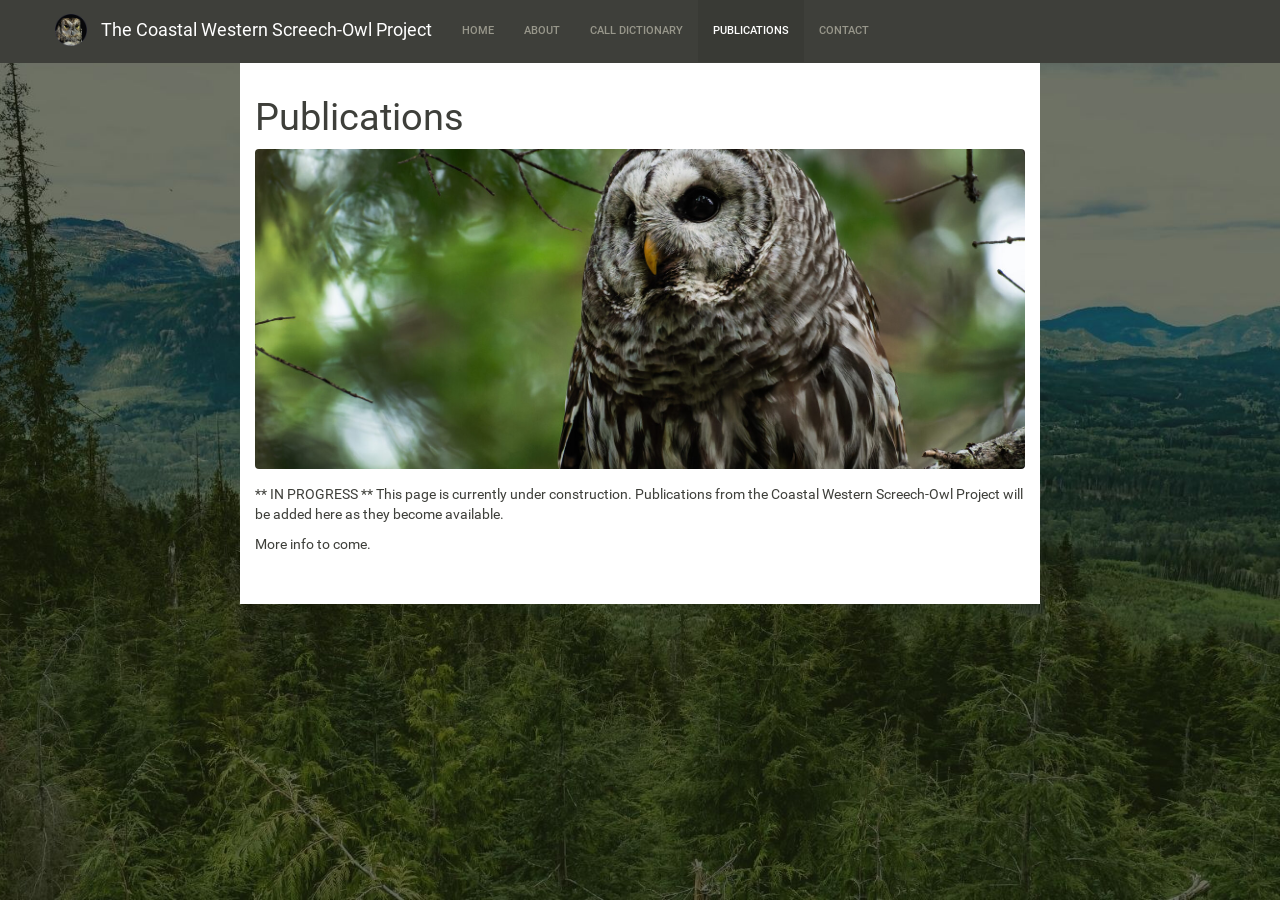
<file: docs/publications.html>
<!DOCTYPE html>

<html>

<head>

<meta charset="utf-8" />
<meta name="generator" content="pandoc" />
<meta http-equiv="X-UA-Compatible" content="IE=EDGE" />




<title>Publications</title>

<script src="site_libs/header-attrs-2.29/header-attrs.js"></script>
<script src="site_libs/jquery-3.6.0/jquery-3.6.0.min.js"></script>
<meta name="viewport" content="width=device-width, initial-scale=1" />
<link href="site_libs/bootstrap-3.3.5/css/sandstone.min.css" rel="stylesheet" />
<script src="site_libs/bootstrap-3.3.5/js/bootstrap.min.js"></script>
<script src="site_libs/bootstrap-3.3.5/shim/html5shiv.min.js"></script>
<script src="site_libs/bootstrap-3.3.5/shim/respond.min.js"></script>
<style>h1 {font-size: 34px;}
       h1.title {font-size: 38px;}
       h2 {font-size: 30px;}
       h3 {font-size: 24px;}
       h4 {font-size: 18px;}
       h5 {font-size: 16px;}
       h6 {font-size: 12px;}
       code {color: inherit; background-color: rgba(0, 0, 0, 0.04);}
       pre:not([class]) { background-color: white }</style>
<script src="site_libs/navigation-1.1/tabsets.js"></script>
<link href="site_libs/highlightjs-9.12.0/default.css" rel="stylesheet" />
<script src="site_libs/highlightjs-9.12.0/highlight.js"></script>

<style type="text/css">
  code{white-space: pre-wrap;}
  span.smallcaps{font-variant: small-caps;}
  span.underline{text-decoration: underline;}
  div.column{display: inline-block; vertical-align: top; width: 50%;}
  div.hanging-indent{margin-left: 1.5em; text-indent: -1.5em;}
  ul.task-list{list-style: none;}
    </style>

<style type="text/css">code{white-space: pre;}</style>
<script type="text/javascript">
if (window.hljs) {
  hljs.configure({languages: []});
  hljs.initHighlightingOnLoad();
  if (document.readyState && document.readyState === "complete") {
    window.setTimeout(function() { hljs.initHighlighting(); }, 0);
  }
}
</script>






<link rel="stylesheet" href="styles.css" type="text/css" />



<style type = "text/css">
.main-container {
  max-width: 940px;
  margin-left: auto;
  margin-right: auto;
}
img {
  max-width:100%;
}
.tabbed-pane {
  padding-top: 12px;
}
.html-widget {
  margin-bottom: 20px;
}
button.code-folding-btn:focus {
  outline: none;
}
summary {
  display: list-item;
}
details > summary > p:only-child {
  display: inline;
}
pre code {
  padding: 0;
}
</style>


<style type="text/css">
.dropdown-submenu {
  position: relative;
}
.dropdown-submenu>.dropdown-menu {
  top: 0;
  left: 100%;
  margin-top: -6px;
  margin-left: -1px;
  border-radius: 0 6px 6px 6px;
}
.dropdown-submenu:hover>.dropdown-menu {
  display: block;
}
.dropdown-submenu>a:after {
  display: block;
  content: " ";
  float: right;
  width: 0;
  height: 0;
  border-color: transparent;
  border-style: solid;
  border-width: 5px 0 5px 5px;
  border-left-color: #cccccc;
  margin-top: 5px;
  margin-right: -10px;
}
.dropdown-submenu:hover>a:after {
  border-left-color: #adb5bd;
}
.dropdown-submenu.pull-left {
  float: none;
}
.dropdown-submenu.pull-left>.dropdown-menu {
  left: -100%;
  margin-left: 10px;
  border-radius: 6px 0 6px 6px;
}
</style>

<script type="text/javascript">
// manage active state of menu based on current page
$(document).ready(function () {
  // active menu anchor
  href = window.location.pathname
  href = href.substr(href.lastIndexOf('/') + 1)
  if (href === "")
    href = "index.html";
  var menuAnchor = $('a[href="' + href + '"]');

  // mark the anchor link active (and if it's in a dropdown, also mark that active)
  var dropdown = menuAnchor.closest('li.dropdown');
  if (window.bootstrap) { // Bootstrap 4+
    menuAnchor.addClass('active');
    dropdown.find('> .dropdown-toggle').addClass('active');
  } else { // Bootstrap 3
    menuAnchor.parent().addClass('active');
    dropdown.addClass('active');
  }

  // Navbar adjustments
  var navHeight = $(".navbar").first().height() + 15;
  var style = document.createElement('style');
  var pt = "padding-top: " + navHeight + "px; ";
  var mt = "margin-top: -" + navHeight + "px; ";
  var css = "";
  // offset scroll position for anchor links (for fixed navbar)
  for (var i = 1; i <= 6; i++) {
    css += ".section h" + i + "{ " + pt + mt + "}\n";
  }
  style.innerHTML = "body {" + pt + "padding-bottom: 40px; }\n" + css;
  document.head.appendChild(style);
});
</script>

<!-- tabsets -->

<style type="text/css">
.tabset-dropdown > .nav-tabs {
  display: inline-table;
  max-height: 500px;
  min-height: 44px;
  overflow-y: auto;
  border: 1px solid #ddd;
  border-radius: 4px;
}

.tabset-dropdown > .nav-tabs > li.active:before, .tabset-dropdown > .nav-tabs.nav-tabs-open:before {
  content: "\e259";
  font-family: 'Glyphicons Halflings';
  display: inline-block;
  padding: 10px;
  border-right: 1px solid #ddd;
}

.tabset-dropdown > .nav-tabs.nav-tabs-open > li.active:before {
  content: "\e258";
  font-family: 'Glyphicons Halflings';
  border: none;
}

.tabset-dropdown > .nav-tabs > li.active {
  display: block;
}

.tabset-dropdown > .nav-tabs > li > a,
.tabset-dropdown > .nav-tabs > li > a:focus,
.tabset-dropdown > .nav-tabs > li > a:hover {
  border: none;
  display: inline-block;
  border-radius: 4px;
  background-color: transparent;
}

.tabset-dropdown > .nav-tabs.nav-tabs-open > li {
  display: block;
  float: none;
}

.tabset-dropdown > .nav-tabs > li {
  display: none;
}
</style>

<!-- code folding -->




</head>

<body>


<div class="container-fluid main-container">




<div class="navbar navbar-default  navbar-fixed-top" role="navigation">
  <div class="container">
    <div class="navbar-header">
      <button type="button" class="navbar-toggle collapsed" data-toggle="collapse" data-bs-toggle="collapse" data-target="#navbar" data-bs-target="#navbar">
        <span class="icon-bar"></span>
        <span class="icon-bar"></span>
        <span class="icon-bar"></span>
      </button>
      <a class="navbar-brand" href="index.html">The Coastal Western Screech-Owl Project</a>
    </div>
    <div id="navbar" class="navbar-collapse collapse">
      <ul class="nav navbar-nav">
        <li>
  <a href="index.html">Home</a>
</li>
<li>
  <a href="about.html">About</a>
</li>
<li>
  <a href="call_dictionary.html">Call Dictionary</a>
</li>
<li>
  <a href="publications.html">Publications</a>
</li>
<li>
  <a href="contact.html">Contact</a>
</li>
      </ul>
      <ul class="nav navbar-nav navbar-right">
        
      </ul>
    </div><!--/.nav-collapse -->
  </div><!--/.container -->
</div><!--/.navbar -->

<div id="header">



<h1 class="title toc-ignore">Publications</h1>

</div>


<p><img class="page-banner" src="www/banners/publications.jpg" alt="Publications"></p>
<p>** IN PROGRESS ** This page is currently under construction.
Publications from the Coastal Western Screech-Owl Project will be added
here as they become available.</p>
<p>More info to come.</p>




</div>

<script>

// add bootstrap table styles to pandoc tables
function bootstrapStylePandocTables() {
  $('tr.odd').parent('tbody').parent('table').addClass('table table-condensed');
}
$(document).ready(function () {
  bootstrapStylePandocTables();
});


</script>

<!-- tabsets -->

<script>
$(document).ready(function () {
  window.buildTabsets("TOC");
});

$(document).ready(function () {
  $('.tabset-dropdown > .nav-tabs > li').click(function () {
    $(this).parent().toggleClass('nav-tabs-open');
  });
});
</script>

<!-- code folding -->


<!-- dynamically load mathjax for compatibility with self-contained -->
<script>
  (function () {
    var script = document.createElement("script");
    script.type = "text/javascript";
    script.src  = "https://mathjax.rstudio.com/latest/MathJax.js?config=TeX-AMS-MML_HTMLorMML";
    document.getElementsByTagName("head")[0].appendChild(script);
  })();
</script>

</body>
</html>
</file>
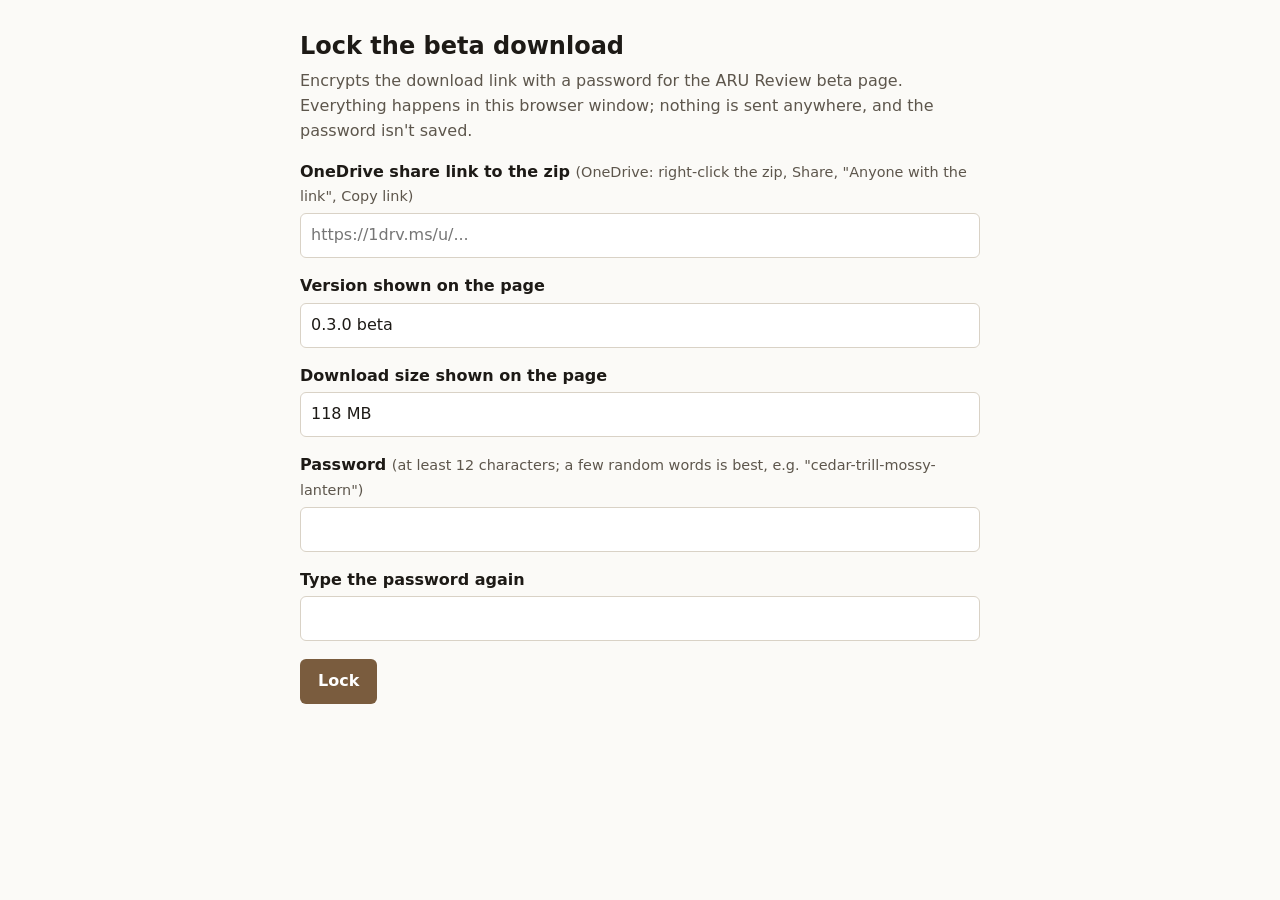
<file: tools/lock_beta_download.html>
<!doctype html>
<html lang="en">
<head>
<meta charset="utf-8">
<meta name="viewport" content="width=device-width, initial-scale=1">
<title>Lock beta download</title>
<!--
  LOCAL TOOL - not part of the website (tools/ is excluded in _site.yml).
  Open this file in your browser, paste the OneDrive share link and choose a password.
  It produces data/beta_locked.json: the link encrypted with AES-256-GCM, key derived
  from your password with PBKDF2-SHA256 (600,000 rounds). The password itself is never
  saved anywhere. aru_review_beta.Rmd decrypts it in the visitor's browser.
-->
<style>
  :root { --bg:#fbfaf7; --ink:#1d1a16; --muted:#5d564c; --line:#d9d2c6; --accent:#7a5c3e; --ok:#1d6b3a; --bad:#a3302a; --field:#fff; }
  @media (prefers-color-scheme: dark) { :root { --bg:#1b1916; --ink:#f0ece4; --muted:#bdb4a6; --line:#3b362f; --accent:#c49a6c; --ok:#5fbf7f; --bad:#e3766e; --field:#25221e; } }
  body { background:var(--bg); color:var(--ink); font:16px/1.55 system-ui, "Segoe UI", sans-serif; margin:0; }
  main { max-width:680px; margin:0 auto; padding:28px 16px 60px; }
  h1 { font-size:1.5rem; margin:0 0 4px; }
  p.lead { color:var(--muted); margin-top:0; }
  label { display:block; font-weight:600; margin:16px 0 4px; }
  .hint { color:var(--muted); font-size:.9rem; font-weight:400; }
  input, textarea { width:100%; box-sizing:border-box; padding:9px 10px; border:1px solid var(--line); border-radius:6px; background:var(--field); color:var(--ink); font:inherit; }
  textarea { font-family:Consolas, monospace; font-size:.85rem; min-height:110px; }
  button { margin-top:18px; padding:10px 18px; border:0; border-radius:6px; background:var(--accent); color:#fff; font:inherit; font-weight:600; cursor:pointer; }
  button.secondary { background:transparent; color:var(--accent); border:1px solid var(--accent); margin-left:8px; }
  #msg { margin-top:14px; font-weight:600; }
  .ok { color:var(--ok); } .bad { color:var(--bad); }
  ol li { margin-bottom:6px; }
  .box { border:1px solid var(--line); border-radius:8px; padding:4px 16px; margin-top:22px; }
</style>
</head>
<body>
<main>
<h1>Lock the beta download</h1>
<p class="lead">Encrypts the download link with a password for the ARU Review beta page. Everything happens
in this browser window; nothing is sent anywhere, and the password isn't saved.</p>

<label for="link">OneDrive share link to the zip
  <span class="hint">(OneDrive: right-click the zip, Share, "Anyone with the link", Copy link)</span></label>
<input id="link" type="url" placeholder="https://1drv.ms/u/...">

<label for="version">Version shown on the page</label>
<input id="version" value="0.3.0 beta">

<label for="size">Download size shown on the page</label>
<input id="size" value="118 MB">

<label for="pw">Password <span class="hint">(at least 12 characters; a few random words is best,
  e.g. "cedar-trill-mossy-lantern")</span></label>
<input id="pw" type="password" autocomplete="new-password">

<label for="pw2">Type the password again</label>
<input id="pw2" type="password" autocomplete="new-password">

<button id="lock">Lock</button>

<div id="msg" role="status"></div>

<div id="result" hidden>
  <label for="out">Locked file contents</label>
  <textarea id="out" readonly></textarea>
  <button id="save">Save as beta_locked.json</button><button class="secondary" id="test">Test unlock</button>
  <div class="box">
    <p><b>Next:</b></p>
    <ol>
      <li>Save the file into the website's <code>data</code> folder as <code>beta_locked.json</code>
        (replace the old one if there is one).</li>
      <li>In RStudio: <b>Build &gt; Build Website</b> (or <code>rmarkdown::render_site()</code>).</li>
      <li>Commit and push as usual. The page is at <code>kennicottii.ca/aru_review_beta.html</code>.</li>
      <li>Send testers the page link and, <b>separately</b>, the password (e.g. one by email and one by text).</li>
    </ol>
  </div>
</div>
</main>

<script>
const ITER = 600000;
const enc = new TextEncoder();
const b64 = buf => btoa(String.fromCharCode(...new Uint8Array(buf)));
const unb64 = s => Uint8Array.from(atob(s), c => c.charCodeAt(0));
const $ = id => document.getElementById(id);

async function deriveKey(password, salt, iterations) {
  const base = await crypto.subtle.importKey("raw", enc.encode(password), "PBKDF2", false, ["deriveKey"]);
  return crypto.subtle.deriveKey({ name: "PBKDF2", hash: "SHA-256", salt, iterations },
    base, { name: "AES-GCM", length: 256 }, false, ["encrypt", "decrypt"]);
}

function say(text, cls) { $("msg").textContent = text; $("msg").className = cls || ""; }

if (!window.crypto || !crypto.subtle) {
  say("This browser won't run encryption on this page. Open the file in Chrome or Edge instead " +
      "(right-click it, Open with).", "bad");
  $("lock").disabled = true;
}

$("lock").addEventListener("click", async () => {
  const link = $("link").value.trim(), pw = $("pw").value;
  if (!/^https:\/\//.test(link)) return say("Paste the full share link (starting with https://).", "bad");
  if (pw.length < 12) return say("Please use a password of at least 12 characters.", "bad");
  if (pw !== $("pw2").value) return say("The two passwords don't match.", "bad");
  say("Locking…");
  const salt = crypto.getRandomValues(new Uint8Array(16));
  const iv = crypto.getRandomValues(new Uint8Array(12));
  const key = await deriveKey(pw, salt, ITER);
  const payload = JSON.stringify({ link, version: $("version").value.trim(), size: $("size").value.trim(),
                                   locked: new Date().toISOString().slice(0, 10) });
  const ct = await crypto.subtle.encrypt({ name: "AES-GCM", iv }, key, enc.encode(payload));
  const out = { format: "aru-beta-lock/1", kdf: "PBKDF2-SHA256", iterations: ITER,
                salt: b64(salt), iv: b64(iv), ciphertext: b64(ct) };
  $("out").value = JSON.stringify(out, null, 2);
  $("result").hidden = false;
  $("pw2").value = "";
  say("Locked. Save the file, then rebuild the website.", "ok");
});

$("save").addEventListener("click", () => {
  const a = document.createElement("a");
  a.href = URL.createObjectURL(new Blob([$("out").value + "\n"], { type: "application/json" }));
  a.download = "beta_locked.json";
  a.click();
});

$("test").addEventListener("click", async () => {
  try {
    const d = JSON.parse($("out").value);
    const key = await deriveKey($("pw").value, unb64(d.salt), d.iterations);
    const plain = await crypto.subtle.decrypt({ name: "AES-GCM", iv: unb64(d.iv) }, key, unb64(d.ciphertext));
    const p = JSON.parse(new TextDecoder().decode(plain));
    say("Unlock works. It opens: " + p.link, "ok");
  } catch (e) {
    say("Unlock failed. Re-type the password above and try again.", "bad");
  }
});
</script>
</body>
</html>
</file>
<file: docs/site_libs/highlightjs-9.12.0/default.css>
.hljs-literal {
  color: #990073;
}

.hljs-number {
  color: #099;
}

.hljs-comment {
  color: #998;
  font-style: italic;
}

.hljs-keyword {
  color: #900;
  font-weight: bold;
}

.hljs-string {
  color: #d14;
}
</file>
<file: docs/styles.css>
/* margin background - shows through on either side of the centered
   content column (and above/below, on short pages). Drop a file in as
   www/margin_bg.jpg (or .png/.webp) to change it; #8a7159 is the fallback
   color shown while it loads or if the file's missing. */
html {
  background-color: #8a7159;
  background-image: url('www/margin_bg.jpg');
  background-size: cover;
  background-position: center center;
  background-attachment: fixed;
}

body {
  max-width: 800px;
  margin: 0 auto;
  background-color: #fff;
}

/* reusable centered/italic line - e.g. the Instagram callout on Contact */
.centered-italic {
  text-align: center;
  font-style: italic;
}

.contact-button-wrap {
  text-align: center;
  margin: 1.5rem 0;
}

.contact-button {
  font-size: 1.1rem;
  padding: 0.6rem 1.5rem;
}

/* logo in the navbar - drop your file in as www/logo.png */
.navbar-brand {
  background-image: url('www/logo.png');
  background-repeat: no-repeat;
  background-position: left center;
  background-size: 32px 32px; /* fixed size - "contain" scaled to the whole
  (very wide) navbar-brand box and ended up overlapping the title text */
  padding-left: 46px;
}

/* banner photo at the top of a page, filling the content column */
.page-banner {
  display: block;
  width: 100%;
  height: 320px;
  object-fit: cover;
  margin-bottom: 1.5rem;
  border-radius: 4px;
}

@media (max-width: 600px) {
  .page-banner {
    height: 180px;
  }
}

.team-section-heading {
  text-align: center;
  font-style: italic;
}

.team-member {
  display: flex;
  gap: 1.5rem;
  align-items: flex-start;
  padding: 1.5rem 0;
  border-bottom: 1px solid #ddd;
}

.team-member:last-child {
  border-bottom: none;
}

.team-photo {
  width: 140px;
  height: 140px;
  object-fit: cover;
  border-radius: 50%;
  flex-shrink: 0;
}

.team-bio h3 {
  margin-top: 0;
  margin-bottom: 0.25rem;
}

@media (max-width: 500px) {
  .team-member {
    flex-direction: column;
    align-items: center;
    text-align: center;
  }
}

.home-section {
  margin-bottom: 1.5rem;
}

.home-section h2 {
  margin-bottom: 1.25rem;
}

.home-section-featured {
  text-align: center;
  padding: 1rem 1.5rem 1.5rem;
}

.goal-photo {
  display: block;
  width: 100%;
  max-width: 500px;
  margin: 0 auto;
  border-radius: 4px;
}

.home-section-featured p {
  font-style: italic;
  font-size: 2.4rem; /* this theme's root font-size is 10px, so 1rem = 10px -
  double the site's usual body text (14px) to actually read as "much larger" */
  line-height: 1.35;
}

@media (max-width: 600px) {
  .home-section-featured p {
    font-size: 1.8rem;
  }
}

.news-list {
  margin-bottom: 1.5rem;
}

.news-item {
  display: flex;
  gap: 1rem;
  padding: 0.6rem 0;
  border-bottom: 1px solid #eee;
}

.news-item:last-child {
  border-bottom: none;
}

.news-date {
  color: #666;
  font-size: 0.9rem;
  white-space: nowrap;
  flex-shrink: 0;
  width: 6.5rem;
}

.partners-row {
  display: flex;
  flex-wrap: wrap;
  gap: 2rem;
  align-items: center;
  margin-bottom: 1.5rem;
}

.partner-logo {
  max-height: 60px;
  max-width: 160px;
  object-fit: contain;
}

.partner-name {
  font-size: 0.95rem;
  color: #555;
}

/* password-protected beta download page (aru_review_beta.Rmd) */
.beta-form {
  max-width: 420px;
  margin: 1.5rem auto;
}

.beta-form label {
  display: block;
  margin-bottom: 0.4rem;
}

.beta-row {
  display: flex;
  gap: 0.6rem;
}

.beta-row input {
  flex: 1;
  min-width: 0;
  padding: 0.5rem 0.7rem;
  border: 1px solid #bbb;
  border-radius: 4px;
}

.beta-msg {
  min-height: 1.5em;
  margin-top: 0.6rem;
  color: #555;
}

.beta-bad {
  color: #a3302a;
  font-weight: bold;
}

.beta-notice {
  background: #f3e7c9;
  border-left: 5px solid #c98500;
  padding: 0.9rem 1.1rem;
  margin: 1rem 0 1.5rem;
  border-radius: 4px;
}

.beta-notice p {
  margin: 0;
}

.beta-details,
.beta-small {
  color: #666;
  font-size: 0.9em;
}

.beta-details {
  margin-top: 0.6rem;
}

.call-type {
  padding: 1.5rem 0;
  border-bottom: 1px solid #ddd;
}

.call-type:last-child {
  border-bottom: none;
}

.call-type h2 {
  margin-bottom: 0.25rem;
}

.call-type-description {
  margin-top: 0;
  margin-bottom: 1.25rem;
}

.call-example {
  padding: 0.75rem 0 0.75rem 1rem;
  border-left: 3px solid #eee;
  margin-bottom: 1rem;
}

.call-meta {
  color: #666;
  font-size: 0.9rem;
  margin: 0 0 0.35rem 0;
}

.spectrogram {
  display: block;
  max-width: 100%;
  border: 1px solid #ccc;
  margin: 0.25rem 0;
}

.call-example audio {
  display: block;
  width: 100%;
  max-width: 400px;
  margin: 0.25rem 0;
}
</file>
<file: docs/site_libs/bootstrap-3.3.5/css/sandstone.min.css>
@font-face {
  font-family: 'Roboto';
  font-style: normal;
  font-weight: 400;
  src: url(fonts/Roboto.ttf) format('truetype');
}
@font-face {
  font-family: 'Roboto';
  font-style: normal;
  font-weight: 500;
  src: url(fonts/RobotoMedium.ttf) format('truetype');
}

/*!
 * bootswatch v3.3.6
 * Homepage: http://bootswatch.com
 * Copyright 2012-2015 Thomas Park
 * Licensed under MIT
 * Based on Bootstrap
*//*!
 * Bootstrap v3.3.6 (http://getbootstrap.com)
 * Copyright 2011-2015 Twitter, Inc.
 * Licensed under MIT (https://github.com/twbs/bootstrap/blob/master/LICENSE)
 *//*! normalize.css v3.0.3 | MIT License | github.com/necolas/normalize.css */html{font-family:sans-serif;-ms-text-size-adjust:100%;-webkit-text-size-adjust:100%}body{margin:0}article,aside,details,figcaption,figure,footer,header,hgroup,main,menu,nav,section,summary{display:block}audio,canvas,progress,video{display:inline-block;vertical-align:baseline}audio:not([controls]){display:none;height:0}[hidden],template{display:none}a{background-color:transparent}a:active,a:hover{outline:0}abbr[title]{border-bottom:1px dotted}b,strong{font-weight:bold}dfn{font-style:italic}h1{font-size:2em;margin:0.67em 0}mark{background:#ff0;color:#000}small{font-size:80%}sub,sup{font-size:75%;line-height:0;position:relative;vertical-align:baseline}sup{top:-0.5em}sub{bottom:-0.25em}img{border:0}svg:not(:root){overflow:hidden}figure{margin:1em 40px}hr{-webkit-box-sizing:content-box;-moz-box-sizing:content-box;box-sizing:content-box;height:0}pre{overflow:auto}code,kbd,pre,samp{font-family:monospace, monospace;font-size:1em}button,input,optgroup,select,textarea{color:inherit;font:inherit;margin:0}button{overflow:visible}button,select{text-transform:none}button,html input[type="button"],input[type="reset"],input[type="submit"]{-webkit-appearance:button;cursor:pointer}button[disabled],html input[disabled]{cursor:default}button::-moz-focus-inner,input::-moz-focus-inner{border:0;padding:0}input{line-height:normal}input[type="checkbox"],input[type="radio"]{-webkit-box-sizing:border-box;-moz-box-sizing:border-box;box-sizing:border-box;padding:0}input[type="number"]::-webkit-inner-spin-button,input[type="number"]::-webkit-outer-spin-button{height:auto}input[type="search"]{-webkit-appearance:textfield;-webkit-box-sizing:content-box;-moz-box-sizing:content-box;box-sizing:content-box}input[type="search"]::-webkit-search-cancel-button,input[type="search"]::-webkit-search-decoration{-webkit-appearance:none}fieldset{border:1px solid #c0c0c0;margin:0 2px;padding:0.35em 0.625em 0.75em}legend{border:0;padding:0}textarea{overflow:auto}optgroup{font-weight:bold}table{border-collapse:collapse;border-spacing:0}td,th{padding:0}/*! Source: https://github.com/h5bp/html5-boilerplate/blob/master/src/css/main.css */@media print{*,*:before,*:after{background:transparent !important;color:#000 !important;-webkit-box-shadow:none !important;box-shadow:none !important;text-shadow:none !important}a,a:visited{text-decoration:underline}a[href]:after{content:" (" attr(href) ")"}abbr[title]:after{content:" (" attr(title) ")"}a[href^="#"]:after,a[href^="javascript:"]:after{content:""}pre,blockquote{border:1px solid #999;page-break-inside:avoid}thead{display:table-header-group}tr,img{page-break-inside:avoid}img{max-width:100% !important}p,h2,h3{orphans:3;widows:3}h2,h3{page-break-after:avoid}.navbar{display:none}.btn>.caret,.dropup>.btn>.caret{border-top-color:#000 !important}.label{border:1px solid #000}.table{border-collapse:collapse !important}.table td,.table th{background-color:#fff !important}.table-bordered th,.table-bordered td{border:1px solid #ddd !important}}@font-face{font-family:'Glyphicons Halflings';src:url('../fonts/glyphicons-halflings-regular.eot');src:url('../fonts/glyphicons-halflings-regular.eot?#iefix') format('embedded-opentype'),url('../fonts/glyphicons-halflings-regular.woff') format('woff'),url('../fonts/glyphicons-halflings-regular.ttf') format('truetype'),url('../fonts/glyphicons-halflings-regular.svg#glyphicons_halflingsregular') format('svg')}.glyphicon{position:relative;top:1px;display:inline-block;font-family:'Glyphicons Halflings';font-style:normal;font-weight:normal;line-height:1;-webkit-font-smoothing:antialiased;-moz-osx-font-smoothing:grayscale}.glyphicon-asterisk:before{content:"\002a"}.glyphicon-plus:before{content:"\002b"}.glyphicon-euro:before,.glyphicon-eur:before{content:"\20ac"}.glyphicon-minus:before{content:"\2212"}.glyphicon-cloud:before{content:"\2601"}.glyphicon-envelope:before{content:"\2709"}.glyphicon-pencil:before{content:"\270f"}.glyphicon-glass:before{content:"\e001"}.glyphicon-music:before{content:"\e002"}.glyphicon-search:before{content:"\e003"}.glyphicon-heart:before{content:"\e005"}.glyphicon-star:before{content:"\e006"}.glyphicon-star-empty:before{content:"\e007"}.glyphicon-user:before{content:"\e008"}.glyphicon-film:before{content:"\e009"}.glyphicon-th-large:before{content:"\e010"}.glyphicon-th:before{content:"\e011"}.glyphicon-th-list:before{content:"\e012"}.glyphicon-ok:before{content:"\e013"}.glyphicon-remove:before{content:"\e014"}.glyphicon-zoom-in:before{content:"\e015"}.glyphicon-zoom-out:before{content:"\e016"}.glyphicon-off:before{content:"\e017"}.glyphicon-signal:before{content:"\e018"}.glyphicon-cog:before{content:"\e019"}.glyphicon-trash:before{content:"\e020"}.glyphicon-home:before{content:"\e021"}.glyphicon-file:before{content:"\e022"}.glyphicon-time:before{content:"\e023"}.glyphicon-road:before{content:"\e024"}.glyphicon-download-alt:before{content:"\e025"}.glyphicon-download:before{content:"\e026"}.glyphicon-upload:before{content:"\e027"}.glyphicon-inbox:before{content:"\e028"}.glyphicon-play-circle:before{content:"\e029"}.glyphicon-repeat:before{content:"\e030"}.glyphicon-refresh:before{content:"\e031"}.glyphicon-list-alt:before{content:"\e032"}.glyphicon-lock:before{content:"\e033"}.glyphicon-flag:before{content:"\e034"}.glyphicon-headphones:before{content:"\e035"}.glyphicon-volume-off:before{content:"\e036"}.glyphicon-volume-down:before{content:"\e037"}.glyphicon-volume-up:before{content:"\e038"}.glyphicon-qrcode:before{content:"\e039"}.glyphicon-barcode:before{content:"\e040"}.glyphicon-tag:before{content:"\e041"}.glyphicon-tags:before{content:"\e042"}.glyphicon-book:before{content:"\e043"}.glyphicon-bookmark:before{content:"\e044"}.glyphicon-print:before{content:"\e045"}.glyphicon-camera:before{content:"\e046"}.glyphicon-font:before{content:"\e047"}.glyphicon-bold:before{content:"\e048"}.glyphicon-italic:before{content:"\e049"}.glyphicon-text-height:before{content:"\e050"}.glyphicon-text-width:before{content:"\e051"}.glyphicon-align-left:before{content:"\e052"}.glyphicon-align-center:before{content:"\e053"}.glyphicon-align-right:before{content:"\e054"}.glyphicon-align-justify:before{content:"\e055"}.glyphicon-list:before{content:"\e056"}.glyphicon-indent-left:before{content:"\e057"}.glyphicon-indent-right:before{content:"\e058"}.glyphicon-facetime-video:before{content:"\e059"}.glyphicon-picture:before{content:"\e060"}.glyphicon-map-marker:before{content:"\e062"}.glyphicon-adjust:before{content:"\e063"}.glyphicon-tint:before{content:"\e064"}.glyphicon-edit:before{content:"\e065"}.glyphicon-share:before{content:"\e066"}.glyphicon-check:before{content:"\e067"}.glyphicon-move:before{content:"\e068"}.glyphicon-step-backward:before{content:"\e069"}.glyphicon-fast-backward:before{content:"\e070"}.glyphicon-backward:before{content:"\e071"}.glyphicon-play:before{content:"\e072"}.glyphicon-pause:before{content:"\e073"}.glyphicon-stop:before{content:"\e074"}.glyphicon-forward:before{content:"\e075"}.glyphicon-fast-forward:before{content:"\e076"}.glyphicon-step-forward:before{content:"\e077"}.glyphicon-eject:before{content:"\e078"}.glyphicon-chevron-left:before{content:"\e079"}.glyphicon-chevron-right:before{content:"\e080"}.glyphicon-plus-sign:before{content:"\e081"}.glyphicon-minus-sign:before{content:"\e082"}.glyphicon-remove-sign:before{content:"\e083"}.glyphicon-ok-sign:before{content:"\e084"}.glyphicon-question-sign:before{content:"\e085"}.glyphicon-info-sign:before{content:"\e086"}.glyphicon-screenshot:before{content:"\e087"}.glyphicon-remove-circle:before{content:"\e088"}.glyphicon-ok-circle:before{content:"\e089"}.glyphicon-ban-circle:before{content:"\e090"}.glyphicon-arrow-left:before{content:"\e091"}.glyphicon-arrow-right:before{content:"\e092"}.glyphicon-arrow-up:before{content:"\e093"}.glyphicon-arrow-down:before{content:"\e094"}.glyphicon-share-alt:before{content:"\e095"}.glyphicon-resize-full:before{content:"\e096"}.glyphicon-resize-small:before{content:"\e097"}.glyphicon-exclamation-sign:before{content:"\e101"}.glyphicon-gift:before{content:"\e102"}.glyphicon-leaf:before{content:"\e103"}.glyphicon-fire:before{content:"\e104"}.glyphicon-eye-open:before{content:"\e105"}.glyphicon-eye-close:before{content:"\e106"}.glyphicon-warning-sign:before{content:"\e107"}.glyphicon-plane:before{content:"\e108"}.glyphicon-calendar:before{content:"\e109"}.glyphicon-random:before{content:"\e110"}.glyphicon-comment:before{content:"\e111"}.glyphicon-magnet:before{content:"\e112"}.glyphicon-chevron-up:before{content:"\e113"}.glyphicon-chevron-down:before{content:"\e114"}.glyphicon-retweet:before{content:"\e115"}.glyphicon-shopping-cart:before{content:"\e116"}.glyphicon-folder-close:before{content:"\e117"}.glyphicon-folder-open:before{content:"\e118"}.glyphicon-resize-vertical:before{content:"\e119"}.glyphicon-resize-horizontal:before{content:"\e120"}.glyphicon-hdd:before{content:"\e121"}.glyphicon-bullhorn:before{content:"\e122"}.glyphicon-bell:before{content:"\e123"}.glyphicon-certificate:before{content:"\e124"}.glyphicon-thumbs-up:before{content:"\e125"}.glyphicon-thumbs-down:before{content:"\e126"}.glyphicon-hand-right:before{content:"\e127"}.glyphicon-hand-left:before{content:"\e128"}.glyphicon-hand-up:before{content:"\e129"}.glyphicon-hand-down:before{content:"\e130"}.glyphicon-circle-arrow-right:before{content:"\e131"}.glyphicon-circle-arrow-left:before{content:"\e132"}.glyphicon-circle-arrow-up:before{content:"\e133"}.glyphicon-circle-arrow-down:before{content:"\e134"}.glyphicon-globe:before{content:"\e135"}.glyphicon-wrench:before{content:"\e136"}.glyphicon-tasks:before{content:"\e137"}.glyphicon-filter:before{content:"\e138"}.glyphicon-briefcase:before{content:"\e139"}.glyphicon-fullscreen:before{content:"\e140"}.glyphicon-dashboard:before{content:"\e141"}.glyphicon-paperclip:before{content:"\e142"}.glyphicon-heart-empty:before{content:"\e143"}.glyphicon-link:before{content:"\e144"}.glyphicon-phone:before{content:"\e145"}.glyphicon-pushpin:before{content:"\e146"}.glyphicon-usd:before{content:"\e148"}.glyphicon-gbp:before{content:"\e149"}.glyphicon-sort:before{content:"\e150"}.glyphicon-sort-by-alphabet:before{content:"\e151"}.glyphicon-sort-by-alphabet-alt:before{content:"\e152"}.glyphicon-sort-by-order:before{content:"\e153"}.glyphicon-sort-by-order-alt:before{content:"\e154"}.glyphicon-sort-by-attributes:before{content:"\e155"}.glyphicon-sort-by-attributes-alt:before{content:"\e156"}.glyphicon-unchecked:before{content:"\e157"}.glyphicon-expand:before{content:"\e158"}.glyphicon-collapse-down:before{content:"\e159"}.glyphicon-collapse-up:before{content:"\e160"}.glyphicon-log-in:before{content:"\e161"}.glyphicon-flash:before{content:"\e162"}.glyphicon-log-out:before{content:"\e163"}.glyphicon-new-window:before{content:"\e164"}.glyphicon-record:before{content:"\e165"}.glyphicon-save:before{content:"\e166"}.glyphicon-open:before{content:"\e167"}.glyphicon-saved:before{content:"\e168"}.glyphicon-import:before{content:"\e169"}.glyphicon-export:before{content:"\e170"}.glyphicon-send:before{content:"\e171"}.glyphicon-floppy-disk:before{content:"\e172"}.glyphicon-floppy-saved:before{content:"\e173"}.glyphicon-floppy-remove:before{content:"\e174"}.glyphicon-floppy-save:before{content:"\e175"}.glyphicon-floppy-open:before{content:"\e176"}.glyphicon-credit-card:before{content:"\e177"}.glyphicon-transfer:before{content:"\e178"}.glyphicon-cutlery:before{content:"\e179"}.glyphicon-header:before{content:"\e180"}.glyphicon-compressed:before{content:"\e181"}.glyphicon-earphone:before{content:"\e182"}.glyphicon-phone-alt:before{content:"\e183"}.glyphicon-tower:before{content:"\e184"}.glyphicon-stats:before{content:"\e185"}.glyphicon-sd-video:before{content:"\e186"}.glyphicon-hd-video:before{content:"\e187"}.glyphicon-subtitles:before{content:"\e188"}.glyphicon-sound-stereo:before{content:"\e189"}.glyphicon-sound-dolby:before{content:"\e190"}.glyphicon-sound-5-1:before{content:"\e191"}.glyphicon-sound-6-1:before{content:"\e192"}.glyphicon-sound-7-1:before{content:"\e193"}.glyphicon-copyright-mark:before{content:"\e194"}.glyphicon-registration-mark:before{content:"\e195"}.glyphicon-cloud-download:before{content:"\e197"}.glyphicon-cloud-upload:before{content:"\e198"}.glyphicon-tree-conifer:before{content:"\e199"}.glyphicon-tree-deciduous:before{content:"\e200"}.glyphicon-cd:before{content:"\e201"}.glyphicon-save-file:before{content:"\e202"}.glyphicon-open-file:before{content:"\e203"}.glyphicon-level-up:before{content:"\e204"}.glyphicon-copy:before{content:"\e205"}.glyphicon-paste:before{content:"\e206"}.glyphicon-alert:before{content:"\e209"}.glyphicon-equalizer:before{content:"\e210"}.glyphicon-king:before{content:"\e211"}.glyphicon-queen:before{content:"\e212"}.glyphicon-pawn:before{content:"\e213"}.glyphicon-bishop:before{content:"\e214"}.glyphicon-knight:before{content:"\e215"}.glyphicon-baby-formula:before{content:"\e216"}.glyphicon-tent:before{content:"\26fa"}.glyphicon-blackboard:before{content:"\e218"}.glyphicon-bed:before{content:"\e219"}.glyphicon-apple:before{content:"\f8ff"}.glyphicon-erase:before{content:"\e221"}.glyphicon-hourglass:before{content:"\231b"}.glyphicon-lamp:before{content:"\e223"}.glyphicon-duplicate:before{content:"\e224"}.glyphicon-piggy-bank:before{content:"\e225"}.glyphicon-scissors:before{content:"\e226"}.glyphicon-bitcoin:before{content:"\e227"}.glyphicon-btc:before{content:"\e227"}.glyphicon-xbt:before{content:"\e227"}.glyphicon-yen:before{content:"\00a5"}.glyphicon-jpy:before{content:"\00a5"}.glyphicon-ruble:before{content:"\20bd"}.glyphicon-rub:before{content:"\20bd"}.glyphicon-scale:before{content:"\e230"}.glyphicon-ice-lolly:before{content:"\e231"}.glyphicon-ice-lolly-tasted:before{content:"\e232"}.glyphicon-education:before{content:"\e233"}.glyphicon-option-horizontal:before{content:"\e234"}.glyphicon-option-vertical:before{content:"\e235"}.glyphicon-menu-hamburger:before{content:"\e236"}.glyphicon-modal-window:before{content:"\e237"}.glyphicon-oil:before{content:"\e238"}.glyphicon-grain:before{content:"\e239"}.glyphicon-sunglasses:before{content:"\e240"}.glyphicon-text-size:before{content:"\e241"}.glyphicon-text-color:before{content:"\e242"}.glyphicon-text-background:before{content:"\e243"}.glyphicon-object-align-top:before{content:"\e244"}.glyphicon-object-align-bottom:before{content:"\e245"}.glyphicon-object-align-horizontal:before{content:"\e246"}.glyphicon-object-align-left:before{content:"\e247"}.glyphicon-object-align-vertical:before{content:"\e248"}.glyphicon-object-align-right:before{content:"\e249"}.glyphicon-triangle-right:before{content:"\e250"}.glyphicon-triangle-left:before{content:"\e251"}.glyphicon-triangle-bottom:before{content:"\e252"}.glyphicon-triangle-top:before{content:"\e253"}.glyphicon-console:before{content:"\e254"}.glyphicon-superscript:before{content:"\e255"}.glyphicon-subscript:before{content:"\e256"}.glyphicon-menu-left:before{content:"\e257"}.glyphicon-menu-right:before{content:"\e258"}.glyphicon-menu-down:before{content:"\e259"}.glyphicon-menu-up:before{content:"\e260"}*{-webkit-box-sizing:border-box;-moz-box-sizing:border-box;box-sizing:border-box}*:before,*:after{-webkit-box-sizing:border-box;-moz-box-sizing:border-box;box-sizing:border-box}html{font-size:10px;-webkit-tap-highlight-color:rgba(0,0,0,0)}body{font-family:"Roboto","Helvetica Neue",Helvetica,Arial,sans-serif;font-size:14px;line-height:1.42857143;color:#3e3f3a;background-color:#ffffff}input,button,select,textarea{font-family:inherit;font-size:inherit;line-height:inherit}a{color:#93c54b;text-decoration:none}a:hover,a:focus{color:#79a736;text-decoration:underline}a:focus{outline:thin dotted;outline:5px auto -webkit-focus-ring-color;outline-offset:-2px}figure{margin:0}img{vertical-align:middle}.img-responsive,.thumbnail>img,.thumbnail a>img,.carousel-inner>.item>img,.carousel-inner>.item>a>img{display:block;max-width:100%;height:auto}.img-rounded{border-radius:6px}.img-thumbnail{padding:4px;line-height:1.42857143;background-color:#f8f5f0;border:1px solid #dfd7ca;border-radius:4px;-webkit-transition:all .2s ease-in-out;-o-transition:all .2s ease-in-out;transition:all .2s ease-in-out;display:inline-block;max-width:100%;height:auto}.img-circle{border-radius:50%}hr{margin-top:20px;margin-bottom:20px;border:0;border-top:1px solid #f8f5f0}.sr-only{position:absolute;width:1px;height:1px;margin:-1px;padding:0;overflow:hidden;clip:rect(0, 0, 0, 0);border:0}.sr-only-focusable:active,.sr-only-focusable:focus{position:static;width:auto;height:auto;margin:0;overflow:visible;clip:auto}[role="button"]{cursor:pointer}h1,h2,h3,h4,h5,h6,.h1,.h2,.h3,.h4,.h5,.h6{font-family:inherit;font-weight:400;line-height:1.1;color:inherit}h1 small,h2 small,h3 small,h4 small,h5 small,h6 small,.h1 small,.h2 small,.h3 small,.h4 small,.h5 small,.h6 small,h1 .small,h2 .small,h3 .small,h4 .small,h5 .small,h6 .small,.h1 .small,.h2 .small,.h3 .small,.h4 .small,.h5 .small,.h6 .small{font-weight:normal;line-height:1;color:#98978b}h1,.h1,h2,.h2,h3,.h3{margin-top:20px;margin-bottom:10px}h1 small,.h1 small,h2 small,.h2 small,h3 small,.h3 small,h1 .small,.h1 .small,h2 .small,.h2 .small,h3 .small,.h3 .small{font-size:65%}h4,.h4,h5,.h5,h6,.h6{margin-top:10px;margin-bottom:10px}h4 small,.h4 small,h5 small,.h5 small,h6 small,.h6 small,h4 .small,.h4 .small,h5 .small,.h5 .small,h6 .small,.h6 .small{font-size:75%}h1,.h1{font-size:36px}h2,.h2{font-size:30px}h3,.h3{font-size:24px}h4,.h4{font-size:18px}h5,.h5{font-size:14px}h6,.h6{font-size:12px}p{margin:0 0 10px}.lead{margin-bottom:20px;font-size:16px;font-weight:300;line-height:1.4}@media (min-width:768px){.lead{font-size:21px}}small,.small{font-size:85%}mark,.mark{background-color:#fcf8e3;padding:.2em}.text-left{text-align:left}.text-right{text-align:right}.text-center{text-align:center}.text-justify{text-align:justify}.text-nowrap{white-space:nowrap}.text-lowercase{text-transform:lowercase}.text-uppercase{text-transform:uppercase}.text-capitalize{text-transform:capitalize}.text-muted{color:#98978b}.text-primary{color:#325d88}a.text-primary:hover,a.text-primary:focus{color:#244363}.text-success{color:#93c54b}a.text-success:hover,a.text-success:focus{color:#79a736}.text-info{color:#29abe0}a.text-info:hover,a.text-info:focus{color:#1b8dbb}.text-warning{color:#f47c3c}a.text-warning:hover,a.text-warning:focus{color:#ef5c0e}.text-danger{color:#d9534f}a.text-danger:hover,a.text-danger:focus{color:#c9302c}.bg-primary{color:#fff;background-color:#325d88}a.bg-primary:hover,a.bg-primary:focus{background-color:#244363}.bg-success{background-color:#dff0d8}a.bg-success:hover,a.bg-success:focus{background-color:#c1e2b3}.bg-info{background-color:#d9edf7}a.bg-info:hover,a.bg-info:focus{background-color:#afd9ee}.bg-warning{background-color:#fcf8e3}a.bg-warning:hover,a.bg-warning:focus{background-color:#f7ecb5}.bg-danger{background-color:#f2dede}a.bg-danger:hover,a.bg-danger:focus{background-color:#e4b9b9}.page-header{padding-bottom:9px;margin:40px 0 20px;border-bottom:1px solid #f8f5f0}ul,ol{margin-top:0;margin-bottom:10px}ul ul,ol ul,ul ol,ol ol{margin-bottom:0}.list-unstyled{padding-left:0;list-style:none}.list-inline{padding-left:0;list-style:none;margin-left:-5px}.list-inline>li{display:inline-block;padding-left:5px;padding-right:5px}dl{margin-top:0;margin-bottom:20px}dt,dd{line-height:1.42857143}dt{font-weight:bold}dd{margin-left:0}@media (min-width:768px){.dl-horizontal dt{float:left;width:160px;clear:left;text-align:right;overflow:hidden;text-overflow:ellipsis;white-space:nowrap}.dl-horizontal dd{margin-left:180px}}abbr[title],abbr[data-original-title]{cursor:help;border-bottom:1px dotted #98978b}.initialism{font-size:90%;text-transform:uppercase}blockquote{padding:10px 20px;margin:0 0 20px;font-size:17.5px;border-left:5px solid #dfd7ca}blockquote p:last-child,blockquote ul:last-child,blockquote ol:last-child{margin-bottom:0}blockquote footer,blockquote small,blockquote .small{display:block;font-size:80%;line-height:1.42857143;color:#3e3f3a}blockquote footer:before,blockquote small:before,blockquote .small:before{content:'\2014 \00A0'}.blockquote-reverse,blockquote.pull-right{padding-right:15px;padding-left:0;border-right:5px solid #dfd7ca;border-left:0;text-align:right}.blockquote-reverse footer:before,blockquote.pull-right footer:before,.blockquote-reverse small:before,blockquote.pull-right small:before,.blockquote-reverse .small:before,blockquote.pull-right .small:before{content:''}.blockquote-reverse footer:after,blockquote.pull-right footer:after,.blockquote-reverse small:after,blockquote.pull-right small:after,.blockquote-reverse .small:after,blockquote.pull-right .small:after{content:'\00A0 \2014'}address{margin-bottom:20px;font-style:normal;line-height:1.42857143}code,kbd,pre,samp{font-family:monospace}code{padding:2px 4px;font-size:90%;color:#c7254e;background-color:#f9f2f4;border-radius:4px}kbd{padding:2px 4px;font-size:90%;color:#ffffff;background-color:#333333;border-radius:3px;-webkit-box-shadow:inset 0 -1px 0 rgba(0,0,0,0.25);box-shadow:inset 0 -1px 0 rgba(0,0,0,0.25)}kbd kbd{padding:0;font-size:100%;font-weight:bold;-webkit-box-shadow:none;box-shadow:none}pre{display:block;padding:9.5px;margin:0 0 10px;font-size:13px;line-height:1.42857143;word-break:break-all;word-wrap:break-word;color:#8e8c84;background-color:#f5f5f5;border:1px solid #cccccc;border-radius:4px}pre code{padding:0;font-size:inherit;color:inherit;white-space:pre-wrap;background-color:transparent;border-radius:0}.pre-scrollable{max-height:340px;overflow-y:scroll}.container{margin-right:auto;margin-left:auto;padding-left:15px;padding-right:15px}@media (min-width:768px){.container{width:750px}}@media (min-width:992px){.container{width:970px}}@media (min-width:1200px){.container{width:1170px}}.container-fluid{margin-right:auto;margin-left:auto;padding-left:15px;padding-right:15px}.row{margin-left:-15px;margin-right:-15px}.col-xs-1,.col-sm-1,.col-md-1,.col-lg-1,.col-xs-2,.col-sm-2,.col-md-2,.col-lg-2,.col-xs-3,.col-sm-3,.col-md-3,.col-lg-3,.col-xs-4,.col-sm-4,.col-md-4,.col-lg-4,.col-xs-5,.col-sm-5,.col-md-5,.col-lg-5,.col-xs-6,.col-sm-6,.col-md-6,.col-lg-6,.col-xs-7,.col-sm-7,.col-md-7,.col-lg-7,.col-xs-8,.col-sm-8,.col-md-8,.col-lg-8,.col-xs-9,.col-sm-9,.col-md-9,.col-lg-9,.col-xs-10,.col-sm-10,.col-md-10,.col-lg-10,.col-xs-11,.col-sm-11,.col-md-11,.col-lg-11,.col-xs-12,.col-sm-12,.col-md-12,.col-lg-12{position:relative;min-height:1px;padding-left:15px;padding-right:15px}.col-xs-1,.col-xs-2,.col-xs-3,.col-xs-4,.col-xs-5,.col-xs-6,.col-xs-7,.col-xs-8,.col-xs-9,.col-xs-10,.col-xs-11,.col-xs-12{float:left}.col-xs-12{width:100%}.col-xs-11{width:91.66666667%}.col-xs-10{width:83.33333333%}.col-xs-9{width:75%}.col-xs-8{width:66.66666667%}.col-xs-7{width:58.33333333%}.col-xs-6{width:50%}.col-xs-5{width:41.66666667%}.col-xs-4{width:33.33333333%}.col-xs-3{width:25%}.col-xs-2{width:16.66666667%}.col-xs-1{width:8.33333333%}.col-xs-pull-12{right:100%}.col-xs-pull-11{right:91.66666667%}.col-xs-pull-10{right:83.33333333%}.col-xs-pull-9{right:75%}.col-xs-pull-8{right:66.66666667%}.col-xs-pull-7{right:58.33333333%}.col-xs-pull-6{right:50%}.col-xs-pull-5{right:41.66666667%}.col-xs-pull-4{right:33.33333333%}.col-xs-pull-3{right:25%}.col-xs-pull-2{right:16.66666667%}.col-xs-pull-1{right:8.33333333%}.col-xs-pull-0{right:auto}.col-xs-push-12{left:100%}.col-xs-push-11{left:91.66666667%}.col-xs-push-10{left:83.33333333%}.col-xs-push-9{left:75%}.col-xs-push-8{left:66.66666667%}.col-xs-push-7{left:58.33333333%}.col-xs-push-6{left:50%}.col-xs-push-5{left:41.66666667%}.col-xs-push-4{left:33.33333333%}.col-xs-push-3{left:25%}.col-xs-push-2{left:16.66666667%}.col-xs-push-1{left:8.33333333%}.col-xs-push-0{left:auto}.col-xs-offset-12{margin-left:100%}.col-xs-offset-11{margin-left:91.66666667%}.col-xs-offset-10{margin-left:83.33333333%}.col-xs-offset-9{margin-left:75%}.col-xs-offset-8{margin-left:66.66666667%}.col-xs-offset-7{margin-left:58.33333333%}.col-xs-offset-6{margin-left:50%}.col-xs-offset-5{margin-left:41.66666667%}.col-xs-offset-4{margin-left:33.33333333%}.col-xs-offset-3{margin-left:25%}.col-xs-offset-2{margin-left:16.66666667%}.col-xs-offset-1{margin-left:8.33333333%}.col-xs-offset-0{margin-left:0%}@media (min-width:768px){.col-sm-1,.col-sm-2,.col-sm-3,.col-sm-4,.col-sm-5,.col-sm-6,.col-sm-7,.col-sm-8,.col-sm-9,.col-sm-10,.col-sm-11,.col-sm-12{float:left}.col-sm-12{width:100%}.col-sm-11{width:91.66666667%}.col-sm-10{width:83.33333333%}.col-sm-9{width:75%}.col-sm-8{width:66.66666667%}.col-sm-7{width:58.33333333%}.col-sm-6{width:50%}.col-sm-5{width:41.66666667%}.col-sm-4{width:33.33333333%}.col-sm-3{width:25%}.col-sm-2{width:16.66666667%}.col-sm-1{width:8.33333333%}.col-sm-pull-12{right:100%}.col-sm-pull-11{right:91.66666667%}.col-sm-pull-10{right:83.33333333%}.col-sm-pull-9{right:75%}.col-sm-pull-8{right:66.66666667%}.col-sm-pull-7{right:58.33333333%}.col-sm-pull-6{right:50%}.col-sm-pull-5{right:41.66666667%}.col-sm-pull-4{right:33.33333333%}.col-sm-pull-3{right:25%}.col-sm-pull-2{right:16.66666667%}.col-sm-pull-1{right:8.33333333%}.col-sm-pull-0{right:auto}.col-sm-push-12{left:100%}.col-sm-push-11{left:91.66666667%}.col-sm-push-10{left:83.33333333%}.col-sm-push-9{left:75%}.col-sm-push-8{left:66.66666667%}.col-sm-push-7{left:58.33333333%}.col-sm-push-6{left:50%}.col-sm-push-5{left:41.66666667%}.col-sm-push-4{left:33.33333333%}.col-sm-push-3{left:25%}.col-sm-push-2{left:16.66666667%}.col-sm-push-1{left:8.33333333%}.col-sm-push-0{left:auto}.col-sm-offset-12{margin-left:100%}.col-sm-offset-11{margin-left:91.66666667%}.col-sm-offset-10{margin-left:83.33333333%}.col-sm-offset-9{margin-left:75%}.col-sm-offset-8{margin-left:66.66666667%}.col-sm-offset-7{margin-left:58.33333333%}.col-sm-offset-6{margin-left:50%}.col-sm-offset-5{margin-left:41.66666667%}.col-sm-offset-4{margin-left:33.33333333%}.col-sm-offset-3{margin-left:25%}.col-sm-offset-2{margin-left:16.66666667%}.col-sm-offset-1{margin-left:8.33333333%}.col-sm-offset-0{margin-left:0%}}@media (min-width:992px){.col-md-1,.col-md-2,.col-md-3,.col-md-4,.col-md-5,.col-md-6,.col-md-7,.col-md-8,.col-md-9,.col-md-10,.col-md-11,.col-md-12{float:left}.col-md-12{width:100%}.col-md-11{width:91.66666667%}.col-md-10{width:83.33333333%}.col-md-9{width:75%}.col-md-8{width:66.66666667%}.col-md-7{width:58.33333333%}.col-md-6{width:50%}.col-md-5{width:41.66666667%}.col-md-4{width:33.33333333%}.col-md-3{width:25%}.col-md-2{width:16.66666667%}.col-md-1{width:8.33333333%}.col-md-pull-12{right:100%}.col-md-pull-11{right:91.66666667%}.col-md-pull-10{right:83.33333333%}.col-md-pull-9{right:75%}.col-md-pull-8{right:66.66666667%}.col-md-pull-7{right:58.33333333%}.col-md-pull-6{right:50%}.col-md-pull-5{right:41.66666667%}.col-md-pull-4{right:33.33333333%}.col-md-pull-3{right:25%}.col-md-pull-2{right:16.66666667%}.col-md-pull-1{right:8.33333333%}.col-md-pull-0{right:auto}.col-md-push-12{left:100%}.col-md-push-11{left:91.66666667%}.col-md-push-10{left:83.33333333%}.col-md-push-9{left:75%}.col-md-push-8{left:66.66666667%}.col-md-push-7{left:58.33333333%}.col-md-push-6{left:50%}.col-md-push-5{left:41.66666667%}.col-md-push-4{left:33.33333333%}.col-md-push-3{left:25%}.col-md-push-2{left:16.66666667%}.col-md-push-1{left:8.33333333%}.col-md-push-0{left:auto}.col-md-offset-12{margin-left:100%}.col-md-offset-11{margin-left:91.66666667%}.col-md-offset-10{margin-left:83.33333333%}.col-md-offset-9{margin-left:75%}.col-md-offset-8{margin-left:66.66666667%}.col-md-offset-7{margin-left:58.33333333%}.col-md-offset-6{margin-left:50%}.col-md-offset-5{margin-left:41.66666667%}.col-md-offset-4{margin-left:33.33333333%}.col-md-offset-3{margin-left:25%}.col-md-offset-2{margin-left:16.66666667%}.col-md-offset-1{margin-left:8.33333333%}.col-md-offset-0{margin-left:0%}}@media (min-width:1200px){.col-lg-1,.col-lg-2,.col-lg-3,.col-lg-4,.col-lg-5,.col-lg-6,.col-lg-7,.col-lg-8,.col-lg-9,.col-lg-10,.col-lg-11,.col-lg-12{float:left}.col-lg-12{width:100%}.col-lg-11{width:91.66666667%}.col-lg-10{width:83.33333333%}.col-lg-9{width:75%}.col-lg-8{width:66.66666667%}.col-lg-7{width:58.33333333%}.col-lg-6{width:50%}.col-lg-5{width:41.66666667%}.col-lg-4{width:33.33333333%}.col-lg-3{width:25%}.col-lg-2{width:16.66666667%}.col-lg-1{width:8.33333333%}.col-lg-pull-12{right:100%}.col-lg-pull-11{right:91.66666667%}.col-lg-pull-10{right:83.33333333%}.col-lg-pull-9{right:75%}.col-lg-pull-8{right:66.66666667%}.col-lg-pull-7{right:58.33333333%}.col-lg-pull-6{right:50%}.col-lg-pull-5{right:41.66666667%}.col-lg-pull-4{right:33.33333333%}.col-lg-pull-3{right:25%}.col-lg-pull-2{right:16.66666667%}.col-lg-pull-1{right:8.33333333%}.col-lg-pull-0{right:auto}.col-lg-push-12{left:100%}.col-lg-push-11{left:91.66666667%}.col-lg-push-10{left:83.33333333%}.col-lg-push-9{left:75%}.col-lg-push-8{left:66.66666667%}.col-lg-push-7{left:58.33333333%}.col-lg-push-6{left:50%}.col-lg-push-5{left:41.66666667%}.col-lg-push-4{left:33.33333333%}.col-lg-push-3{left:25%}.col-lg-push-2{left:16.66666667%}.col-lg-push-1{left:8.33333333%}.col-lg-push-0{left:auto}.col-lg-offset-12{margin-left:100%}.col-lg-offset-11{margin-left:91.66666667%}.col-lg-offset-10{margin-left:83.33333333%}.col-lg-offset-9{margin-left:75%}.col-lg-offset-8{margin-left:66.66666667%}.col-lg-offset-7{margin-left:58.33333333%}.col-lg-offset-6{margin-left:50%}.col-lg-offset-5{margin-left:41.66666667%}.col-lg-offset-4{margin-left:33.33333333%}.col-lg-offset-3{margin-left:25%}.col-lg-offset-2{margin-left:16.66666667%}.col-lg-offset-1{margin-left:8.33333333%}.col-lg-offset-0{margin-left:0%}}table{background-color:transparent}caption{padding-top:8px;padding-bottom:8px;color:#98978b;text-align:left}th{}.table{width:100%;max-width:100%;margin-bottom:20px}.table>thead>tr>th,.table>tbody>tr>th,.table>tfoot>tr>th,.table>thead>tr>td,.table>tbody>tr>td,.table>tfoot>tr>td{padding:8px;line-height:1.42857143;vertical-align:top;border-top:1px solid #dfd7ca}.table>thead>tr>th{vertical-align:bottom;border-bottom:2px solid #dfd7ca}.table>caption+thead>tr:first-child>th,.table>colgroup+thead>tr:first-child>th,.table>thead:first-child>tr:first-child>th,.table>caption+thead>tr:first-child>td,.table>colgroup+thead>tr:first-child>td,.table>thead:first-child>tr:first-child>td{border-top:0}.table>tbody+tbody{border-top:2px solid #dfd7ca}.table .table{background-color:#ffffff}.table-condensed>thead>tr>th,.table-condensed>tbody>tr>th,.table-condensed>tfoot>tr>th,.table-condensed>thead>tr>td,.table-condensed>tbody>tr>td,.table-condensed>tfoot>tr>td{padding:5px}.table-bordered{border:1px solid #dfd7ca}.table-bordered>thead>tr>th,.table-bordered>tbody>tr>th,.table-bordered>tfoot>tr>th,.table-bordered>thead>tr>td,.table-bordered>tbody>tr>td,.table-bordered>tfoot>tr>td{border:1px solid #dfd7ca}.table-bordered>thead>tr>th,.table-bordered>thead>tr>td{border-bottom-width:2px}.table-striped>tbody>tr:nth-of-type(odd){background-color:#f8f5f0}.table-hover>tbody>tr:hover{background-color:#f8f5f0}table col[class*="col-"]{position:static;float:none;display:table-column}table td[class*="col-"],table th[class*="col-"]{position:static;float:none;display:table-cell}.table>thead>tr>td.active,.table>tbody>tr>td.active,.table>tfoot>tr>td.active,.table>thead>tr>th.active,.table>tbody>tr>th.active,.table>tfoot>tr>th.active,.table>thead>tr.active>td,.table>tbody>tr.active>td,.table>tfoot>tr.active>td,.table>thead>tr.active>th,.table>tbody>tr.active>th,.table>tfoot>tr.active>th{background-color:#f8f5f0}.table-hover>tbody>tr>td.active:hover,.table-hover>tbody>tr>th.active:hover,.table-hover>tbody>tr.active:hover>td,.table-hover>tbody>tr:hover>.active,.table-hover>tbody>tr.active:hover>th{background-color:#f0e9df}.table>thead>tr>td.success,.table>tbody>tr>td.success,.table>tfoot>tr>td.success,.table>thead>tr>th.success,.table>tbody>tr>th.success,.table>tfoot>tr>th.success,.table>thead>tr.success>td,.table>tbody>tr.success>td,.table>tfoot>tr.success>td,.table>thead>tr.success>th,.table>tbody>tr.success>th,.table>tfoot>tr.success>th{background-color:#dff0d8}.table-hover>tbody>tr>td.success:hover,.table-hover>tbody>tr>th.success:hover,.table-hover>tbody>tr.success:hover>td,.table-hover>tbody>tr:hover>.success,.table-hover>tbody>tr.success:hover>th{background-color:#d0e9c6}.table>thead>tr>td.info,.table>tbody>tr>td.info,.table>tfoot>tr>td.info,.table>thead>tr>th.info,.table>tbody>tr>th.info,.table>tfoot>tr>th.info,.table>thead>tr.info>td,.table>tbody>tr.info>td,.table>tfoot>tr.info>td,.table>thead>tr.info>th,.table>tbody>tr.info>th,.table>tfoot>tr.info>th{background-color:#d9edf7}.table-hover>tbody>tr>td.info:hover,.table-hover>tbody>tr>th.info:hover,.table-hover>tbody>tr.info:hover>td,.table-hover>tbody>tr:hover>.info,.table-hover>tbody>tr.info:hover>th{background-color:#c4e3f3}.table>thead>tr>td.warning,.table>tbody>tr>td.warning,.table>tfoot>tr>td.warning,.table>thead>tr>th.warning,.table>tbody>tr>th.warning,.table>tfoot>tr>th.warning,.table>thead>tr.warning>td,.table>tbody>tr.warning>td,.table>tfoot>tr.warning>td,.table>thead>tr.warning>th,.table>tbody>tr.warning>th,.table>tfoot>tr.warning>th{background-color:#fcf8e3}.table-hover>tbody>tr>td.warning:hover,.table-hover>tbody>tr>th.warning:hover,.table-hover>tbody>tr.warning:hover>td,.table-hover>tbody>tr:hover>.warning,.table-hover>tbody>tr.warning:hover>th{background-color:#faf2cc}.table>thead>tr>td.danger,.table>tbody>tr>td.danger,.table>tfoot>tr>td.danger,.table>thead>tr>th.danger,.table>tbody>tr>th.danger,.table>tfoot>tr>th.danger,.table>thead>tr.danger>td,.table>tbody>tr.danger>td,.table>tfoot>tr.danger>td,.table>thead>tr.danger>th,.table>tbody>tr.danger>th,.table>tfoot>tr.danger>th{background-color:#f2dede}.table-hover>tbody>tr>td.danger:hover,.table-hover>tbody>tr>th.danger:hover,.table-hover>tbody>tr.danger:hover>td,.table-hover>tbody>tr:hover>.danger,.table-hover>tbody>tr.danger:hover>th{background-color:#ebcccc}.table-responsive{overflow-x:auto;min-height:0.01%}@media screen and (max-width:767px){.table-responsive{width:100%;margin-bottom:15px;overflow-y:hidden;-ms-overflow-style:-ms-autohiding-scrollbar;border:1px solid #dfd7ca}.table-responsive>.table{margin-bottom:0}.table-responsive>.table>thead>tr>th,.table-responsive>.table>tbody>tr>th,.table-responsive>.table>tfoot>tr>th,.table-responsive>.table>thead>tr>td,.table-responsive>.table>tbody>tr>td,.table-responsive>.table>tfoot>tr>td{white-space:nowrap}.table-responsive>.table-bordered{border:0}.table-responsive>.table-bordered>thead>tr>th:first-child,.table-responsive>.table-bordered>tbody>tr>th:first-child,.table-responsive>.table-bordered>tfoot>tr>th:first-child,.table-responsive>.table-bordered>thead>tr>td:first-child,.table-responsive>.table-bordered>tbody>tr>td:first-child,.table-responsive>.table-bordered>tfoot>tr>td:first-child{border-left:0}.table-responsive>.table-bordered>thead>tr>th:last-child,.table-responsive>.table-bordered>tbody>tr>th:last-child,.table-responsive>.table-bordered>tfoot>tr>th:last-child,.table-responsive>.table-bordered>thead>tr>td:last-child,.table-responsive>.table-bordered>tbody>tr>td:last-child,.table-responsive>.table-bordered>tfoot>tr>td:last-child{border-right:0}.table-responsive>.table-bordered>tbody>tr:last-child>th,.table-responsive>.table-bordered>tfoot>tr:last-child>th,.table-responsive>.table-bordered>tbody>tr:last-child>td,.table-responsive>.table-bordered>tfoot>tr:last-child>td{border-bottom:0}}fieldset{padding:0;margin:0;border:0;min-width:0}legend{display:block;width:100%;padding:0;margin-bottom:20px;font-size:21px;line-height:inherit;color:inherit;border:0;border-bottom:1px solid transparent}label{display:inline-block;max-width:100%;margin-bottom:5px;font-weight:bold}input[type="search"]{-webkit-box-sizing:border-box;-moz-box-sizing:border-box;box-sizing:border-box}input[type="radio"],input[type="checkbox"]{margin:4px 0 0;margin-top:1px \9;line-height:normal}input[type="file"]{display:block}input[type="range"]{display:block;width:100%}select[multiple],select[size]{height:auto}input[type="file"]:focus,input[type="radio"]:focus,input[type="checkbox"]:focus{outline:thin dotted;outline:5px auto -webkit-focus-ring-color;outline-offset:-2px}output{display:block;padding-top:13px;font-size:14px;line-height:1.42857143;color:#3e3f3a}.form-control{display:block;width:100%;height:46px;padding:12px 16px;font-size:14px;line-height:1.42857143;color:#3e3f3a;background-color:#ffffff;background-image:none;border:1px solid #dfd7ca;border-radius:4px;-webkit-box-shadow:inset 0 1px 1px rgba(0,0,0,0.075);box-shadow:inset 0 1px 1px rgba(0,0,0,0.075);-webkit-transition:border-color ease-in-out .15s,-webkit-box-shadow ease-in-out .15s;-o-transition:border-color ease-in-out .15s,box-shadow ease-in-out .15s;transition:border-color ease-in-out .15s,box-shadow ease-in-out .15s}.form-control:focus{border-color:transparent;outline:0;-webkit-box-shadow:inset 0 1px 1px rgba(0,0,0,0.075),0 0 8px rgba(0,0,0,0.6);box-shadow:inset 0 1px 1px rgba(0,0,0,0.075),0 0 8px rgba(0,0,0,0.6)}.form-control::-moz-placeholder{color:#dfd7ca;opacity:1}.form-control:-ms-input-placeholder{color:#dfd7ca}.form-control::-webkit-input-placeholder{color:#dfd7ca}.form-control::-ms-expand{border:0;background-color:transparent}.form-control[disabled],.form-control[readonly],fieldset[disabled] .form-control{background-color:#f8f5f0;opacity:1}.form-control[disabled],fieldset[disabled] .form-control{cursor:not-allowed}textarea.form-control{height:auto}input[type="search"]{-webkit-appearance:none}@media screen and (-webkit-min-device-pixel-ratio:0){input[type="date"].form-control,input[type="time"].form-control,input[type="datetime-local"].form-control,input[type="month"].form-control{line-height:46px}input[type="date"].input-sm,input[type="time"].input-sm,input[type="datetime-local"].input-sm,input[type="month"].input-sm,.input-group-sm input[type="date"],.input-group-sm input[type="time"],.input-group-sm input[type="datetime-local"],.input-group-sm input[type="month"]{line-height:30px}input[type="date"].input-lg,input[type="time"].input-lg,input[type="datetime-local"].input-lg,input[type="month"].input-lg,.input-group-lg input[type="date"],.input-group-lg input[type="time"],.input-group-lg input[type="datetime-local"],.input-group-lg input[type="month"]{line-height:66px}}.form-group{margin-bottom:15px}.radio,.checkbox{position:relative;display:block;margin-top:10px;margin-bottom:10px}.radio label,.checkbox label{min-height:20px;padding-left:20px;margin-bottom:0;font-weight:normal;cursor:pointer}.radio input[type="radio"],.radio-inline input[type="radio"],.checkbox input[type="checkbox"],.checkbox-inline input[type="checkbox"]{position:absolute;margin-left:-20px;margin-top:4px \9}.radio+.radio,.checkbox+.checkbox{margin-top:-5px}.radio-inline,.checkbox-inline{position:relative;display:inline-block;padding-left:20px;margin-bottom:0;vertical-align:middle;font-weight:normal;cursor:pointer}.radio-inline+.radio-inline,.checkbox-inline+.checkbox-inline{margin-top:0;margin-left:10px}input[type="radio"][disabled],input[type="checkbox"][disabled],input[type="radio"].disabled,input[type="checkbox"].disabled,fieldset[disabled] input[type="radio"],fieldset[disabled] input[type="checkbox"]{cursor:not-allowed}.radio-inline.disabled,.checkbox-inline.disabled,fieldset[disabled] .radio-inline,fieldset[disabled] .checkbox-inline{cursor:not-allowed}.radio.disabled label,.checkbox.disabled label,fieldset[disabled] .radio label,fieldset[disabled] .checkbox label{cursor:not-allowed}.form-control-static{padding-top:13px;padding-bottom:13px;margin-bottom:0;min-height:34px}.form-control-static.input-lg,.form-control-static.input-sm{padding-left:0;padding-right:0}.input-sm{height:30px;padding:5px 10px;font-size:12px;line-height:1.5;border-radius:3px}select.input-sm{height:30px;line-height:30px}textarea.input-sm,select[multiple].input-sm{height:auto}.form-group-sm .form-control{height:30px;padding:5px 10px;font-size:12px;line-height:1.5;border-radius:3px}.form-group-sm select.form-control{height:30px;line-height:30px}.form-group-sm textarea.form-control,.form-group-sm select[multiple].form-control{height:auto}.form-group-sm .form-control-static{height:30px;min-height:32px;padding:6px 10px;font-size:12px;line-height:1.5}.input-lg{height:66px;padding:20px 30px;font-size:18px;line-height:1.3333333;border-radius:6px}select.input-lg{height:66px;line-height:66px}textarea.input-lg,select[multiple].input-lg{height:auto}.form-group-lg .form-control{height:66px;padding:20px 30px;font-size:18px;line-height:1.3333333;border-radius:6px}.form-group-lg select.form-control{height:66px;line-height:66px}.form-group-lg textarea.form-control,.form-group-lg select[multiple].form-control{height:auto}.form-group-lg .form-control-static{height:66px;min-height:38px;padding:21px 30px;font-size:18px;line-height:1.3333333}.has-feedback{position:relative}.has-feedback .form-control{padding-right:57.5px}.form-control-feedback{position:absolute;top:0;right:0;z-index:2;display:block;width:46px;height:46px;line-height:46px;text-align:center;pointer-events:none}.input-lg+.form-control-feedback,.input-group-lg+.form-control-feedback,.form-group-lg .form-control+.form-control-feedback{width:66px;height:66px;line-height:66px}.input-sm+.form-control-feedback,.input-group-sm+.form-control-feedback,.form-group-sm .form-control+.form-control-feedback{width:30px;height:30px;line-height:30px}.has-success .help-block,.has-success .control-label,.has-success .radio,.has-success .checkbox,.has-success .radio-inline,.has-success .checkbox-inline,.has-success.radio label,.has-success.checkbox label,.has-success.radio-inline label,.has-success.checkbox-inline label{color:#93c54b}.has-success .form-control{border-color:#93c54b;-webkit-box-shadow:inset 0 1px 1px rgba(0,0,0,0.075);box-shadow:inset 0 1px 1px rgba(0,0,0,0.075)}.has-success .form-control:focus{border-color:#79a736;-webkit-box-shadow:inset 0 1px 1px rgba(0,0,0,0.075),0 0 6px #c1de98;box-shadow:inset 0 1px 1px rgba(0,0,0,0.075),0 0 6px #c1de98}.has-success .input-group-addon{color:#93c54b;border-color:#93c54b;background-color:#dff0d8}.has-success .form-control-feedback{color:#93c54b}.has-warning .help-block,.has-warning .control-label,.has-warning .radio,.has-warning .checkbox,.has-warning .radio-inline,.has-warning .checkbox-inline,.has-warning.radio label,.has-warning.checkbox label,.has-warning.radio-inline label,.has-warning.checkbox-inline label{color:#f47c3c}.has-warning .form-control{border-color:#f47c3c;-webkit-box-shadow:inset 0 1px 1px rgba(0,0,0,0.075);box-shadow:inset 0 1px 1px rgba(0,0,0,0.075)}.has-warning .form-control:focus{border-color:#ef5c0e;-webkit-box-shadow:inset 0 1px 1px rgba(0,0,0,0.075),0 0 6px #f9bd9d;box-shadow:inset 0 1px 1px rgba(0,0,0,0.075),0 0 6px #f9bd9d}.has-warning .input-group-addon{color:#f47c3c;border-color:#f47c3c;background-color:#fcf8e3}.has-warning .form-control-feedback{color:#f47c3c}.has-error .help-block,.has-error .control-label,.has-error .radio,.has-error .checkbox,.has-error .radio-inline,.has-error .checkbox-inline,.has-error.radio label,.has-error.checkbox label,.has-error.radio-inline label,.has-error.checkbox-inline label{color:#d9534f}.has-error .form-control{border-color:#d9534f;-webkit-box-shadow:inset 0 1px 1px rgba(0,0,0,0.075);box-shadow:inset 0 1px 1px rgba(0,0,0,0.075)}.has-error .form-control:focus{border-color:#c9302c;-webkit-box-shadow:inset 0 1px 1px rgba(0,0,0,0.075),0 0 6px #eba5a3;box-shadow:inset 0 1px 1px rgba(0,0,0,0.075),0 0 6px #eba5a3}.has-error .input-group-addon{color:#d9534f;border-color:#d9534f;background-color:#f2dede}.has-error .form-control-feedback{color:#d9534f}.has-feedback label~.form-control-feedback{top:25px}.has-feedback label.sr-only~.form-control-feedback{top:0}.help-block{display:block;margin-top:5px;margin-bottom:10px;color:#7f8177}@media (min-width:768px){.form-inline .form-group{display:inline-block;margin-bottom:0;vertical-align:middle}.form-inline .form-control{display:inline-block;width:auto;vertical-align:middle}.form-inline .form-control-static{display:inline-block}.form-inline .input-group{display:inline-table;vertical-align:middle}.form-inline .input-group .input-group-addon,.form-inline .input-group .input-group-btn,.form-inline .input-group .form-control{width:auto}.form-inline .input-group>.form-control{width:100%}.form-inline .control-label{margin-bottom:0;vertical-align:middle}.form-inline .radio,.form-inline .checkbox{display:inline-block;margin-top:0;margin-bottom:0;vertical-align:middle}.form-inline .radio label,.form-inline .checkbox label{padding-left:0}.form-inline .radio input[type="radio"],.form-inline .checkbox input[type="checkbox"]{position:relative;margin-left:0}.form-inline .has-feedback .form-control-feedback{top:0}}.form-horizontal .radio,.form-horizontal .checkbox,.form-horizontal .radio-inline,.form-horizontal .checkbox-inline{margin-top:0;margin-bottom:0;padding-top:13px}.form-horizontal .radio,.form-horizontal .checkbox{min-height:33px}.form-horizontal .form-group{margin-left:-15px;margin-right:-15px}@media (min-width:768px){.form-horizontal .control-label{text-align:right;margin-bottom:0;padding-top:13px}}.form-horizontal .has-feedback .form-control-feedback{right:15px}@media (min-width:768px){.form-horizontal .form-group-lg .control-label{padding-top:21px;font-size:18px}}@media (min-width:768px){.form-horizontal .form-group-sm .control-label{padding-top:6px;font-size:12px}}.btn{display:inline-block;margin-bottom:0;font-weight:normal;text-align:center;vertical-align:middle;-ms-touch-action:manipulation;touch-action:manipulation;cursor:pointer;background-image:none;border:1px solid transparent;white-space:nowrap;padding:12px 16px;font-size:14px;line-height:1.42857143;border-radius:4px;-webkit-user-select:none;-moz-user-select:none;-ms-user-select:none;user-select:none}.btn:focus,.btn:active:focus,.btn.active:focus,.btn.focus,.btn:active.focus,.btn.active.focus{outline:thin dotted;outline:5px auto -webkit-focus-ring-color;outline-offset:-2px}.btn:hover,.btn:focus,.btn.focus{color:#ffffff;text-decoration:none}.btn:active,.btn.active{outline:0;background-image:none;-webkit-box-shadow:inset 0 3px 5px rgba(0,0,0,0.125);box-shadow:inset 0 3px 5px rgba(0,0,0,0.125)}.btn.disabled,.btn[disabled],fieldset[disabled] .btn{cursor:not-allowed;opacity:0.65;filter:alpha(opacity=65);-webkit-box-shadow:none;box-shadow:none}a.btn.disabled,fieldset[disabled] a.btn{pointer-events:none}.btn-default{color:#ffffff;background-color:#3e3f3a;border-color:transparent}.btn-default:focus,.btn-default.focus{color:#ffffff;background-color:#242422;border-color:rgba(0,0,0,0)}.btn-default:hover{color:#ffffff;background-color:#242422;border-color:rgba(0,0,0,0)}.btn-default:active,.btn-default.active,.open>.dropdown-toggle.btn-default{color:#ffffff;background-color:#242422;border-color:rgba(0,0,0,0)}.btn-default:active:hover,.btn-default.active:hover,.open>.dropdown-toggle.btn-default:hover,.btn-default:active:focus,.btn-default.active:focus,.open>.dropdown-toggle.btn-default:focus,.btn-default:active.focus,.btn-default.active.focus,.open>.dropdown-toggle.btn-default.focus{color:#ffffff;background-color:#121210;border-color:rgba(0,0,0,0)}.btn-default:active,.btn-default.active,.open>.dropdown-toggle.btn-default{background-image:none}.btn-default.disabled:hover,.btn-default[disabled]:hover,fieldset[disabled] .btn-default:hover,.btn-default.disabled:focus,.btn-default[disabled]:focus,fieldset[disabled] .btn-default:focus,.btn-default.disabled.focus,.btn-default[disabled].focus,fieldset[disabled] .btn-default.focus{background-color:#3e3f3a;border-color:transparent}.btn-default .badge{color:#3e3f3a;background-color:#ffffff}.btn-primary{color:#ffffff;background-color:#325d88;border-color:transparent}.btn-primary:focus,.btn-primary.focus{color:#ffffff;background-color:#244363;border-color:rgba(0,0,0,0)}.btn-primary:hover{color:#ffffff;background-color:#244363;border-color:rgba(0,0,0,0)}.btn-primary:active,.btn-primary.active,.open>.dropdown-toggle.btn-primary{color:#ffffff;background-color:#244363;border-color:rgba(0,0,0,0)}.btn-primary:active:hover,.btn-primary.active:hover,.open>.dropdown-toggle.btn-primary:hover,.btn-primary:active:focus,.btn-primary.active:focus,.open>.dropdown-toggle.btn-primary:focus,.btn-primary:active.focus,.btn-primary.active.focus,.open>.dropdown-toggle.btn-primary.focus{color:#ffffff;background-color:#1b3249;border-color:rgba(0,0,0,0)}.btn-primary:active,.btn-primary.active,.open>.dropdown-toggle.btn-primary{background-image:none}.btn-primary.disabled:hover,.btn-primary[disabled]:hover,fieldset[disabled] .btn-primary:hover,.btn-primary.disabled:focus,.btn-primary[disabled]:focus,fieldset[disabled] .btn-primary:focus,.btn-primary.disabled.focus,.btn-primary[disabled].focus,fieldset[disabled] .btn-primary.focus{background-color:#325d88;border-color:transparent}.btn-primary .badge{color:#325d88;background-color:#ffffff}.btn-success{color:#ffffff;background-color:#93c54b;border-color:transparent}.btn-success:focus,.btn-success.focus{color:#ffffff;background-color:#79a736;border-color:rgba(0,0,0,0)}.btn-success:hover{color:#ffffff;background-color:#79a736;border-color:rgba(0,0,0,0)}.btn-success:active,.btn-success.active,.open>.dropdown-toggle.btn-success{color:#ffffff;background-color:#79a736;border-color:rgba(0,0,0,0)}.btn-success:active:hover,.btn-success.active:hover,.open>.dropdown-toggle.btn-success:hover,.btn-success:active:focus,.btn-success.active:focus,.open>.dropdown-toggle.btn-success:focus,.btn-success:active.focus,.btn-success.active.focus,.open>.dropdown-toggle.btn-success.focus{color:#ffffff;background-color:#658c2d;border-color:rgba(0,0,0,0)}.btn-success:active,.btn-success.active,.open>.dropdown-toggle.btn-success{background-image:none}.btn-success.disabled:hover,.btn-success[disabled]:hover,fieldset[disabled] .btn-success:hover,.btn-success.disabled:focus,.btn-success[disabled]:focus,fieldset[disabled] .btn-success:focus,.btn-success.disabled.focus,.btn-success[disabled].focus,fieldset[disabled] .btn-success.focus{background-color:#93c54b;border-color:transparent}.btn-success .badge{color:#93c54b;background-color:#ffffff}.btn-info{color:#ffffff;background-color:#29abe0;border-color:transparent}.btn-info:focus,.btn-info.focus{color:#ffffff;background-color:#1b8dbb;border-color:rgba(0,0,0,0)}.btn-info:hover{color:#ffffff;background-color:#1b8dbb;border-color:rgba(0,0,0,0)}.btn-info:active,.btn-info.active,.open>.dropdown-toggle.btn-info{color:#ffffff;background-color:#1b8dbb;border-color:rgba(0,0,0,0)}.btn-info:active:hover,.btn-info.active:hover,.open>.dropdown-toggle.btn-info:hover,.btn-info:active:focus,.btn-info.active:focus,.open>.dropdown-toggle.btn-info:focus,.btn-info:active.focus,.btn-info.active.focus,.open>.dropdown-toggle.btn-info.focus{color:#ffffff;background-color:#17759c;border-color:rgba(0,0,0,0)}.btn-info:active,.btn-info.active,.open>.dropdown-toggle.btn-info{background-image:none}.btn-info.disabled:hover,.btn-info[disabled]:hover,fieldset[disabled] .btn-info:hover,.btn-info.disabled:focus,.btn-info[disabled]:focus,fieldset[disabled] .btn-info:focus,.btn-info.disabled.focus,.btn-info[disabled].focus,fieldset[disabled] .btn-info.focus{background-color:#29abe0;border-color:transparent}.btn-info .badge{color:#29abe0;background-color:#ffffff}.btn-warning{color:#ffffff;background-color:#f47c3c;border-color:transparent}.btn-warning:focus,.btn-warning.focus{color:#ffffff;background-color:#ef5c0e;border-color:rgba(0,0,0,0)}.btn-warning:hover{color:#ffffff;background-color:#ef5c0e;border-color:rgba(0,0,0,0)}.btn-warning:active,.btn-warning.active,.open>.dropdown-toggle.btn-warning{color:#ffffff;background-color:#ef5c0e;border-color:rgba(0,0,0,0)}.btn-warning:active:hover,.btn-warning.active:hover,.open>.dropdown-toggle.btn-warning:hover,.btn-warning:active:focus,.btn-warning.active:focus,.open>.dropdown-toggle.btn-warning:focus,.btn-warning:active.focus,.btn-warning.active.focus,.open>.dropdown-toggle.btn-warning.focus{color:#ffffff;background-color:#ce4f0c;border-color:rgba(0,0,0,0)}.btn-warning:active,.btn-warning.active,.open>.dropdown-toggle.btn-warning{background-image:none}.btn-warning.disabled:hover,.btn-warning[disabled]:hover,fieldset[disabled] .btn-warning:hover,.btn-warning.disabled:focus,.btn-warning[disabled]:focus,fieldset[disabled] .btn-warning:focus,.btn-warning.disabled.focus,.btn-warning[disabled].focus,fieldset[disabled] .btn-warning.focus{background-color:#f47c3c;border-color:transparent}.btn-warning .badge{color:#f47c3c;background-color:#ffffff}.btn-danger{color:#ffffff;background-color:#d9534f;border-color:transparent}.btn-danger:focus,.btn-danger.focus{color:#ffffff;background-color:#c9302c;border-color:rgba(0,0,0,0)}.btn-danger:hover{color:#ffffff;background-color:#c9302c;border-color:rgba(0,0,0,0)}.btn-danger:active,.btn-danger.active,.open>.dropdown-toggle.btn-danger{color:#ffffff;background-color:#c9302c;border-color:rgba(0,0,0,0)}.btn-danger:active:hover,.btn-danger.active:hover,.open>.dropdown-toggle.btn-danger:hover,.btn-danger:active:focus,.btn-danger.active:focus,.open>.dropdown-toggle.btn-danger:focus,.btn-danger:active.focus,.btn-danger.active.focus,.open>.dropdown-toggle.btn-danger.focus{color:#ffffff;background-color:#ac2925;border-color:rgba(0,0,0,0)}.btn-danger:active,.btn-danger.active,.open>.dropdown-toggle.btn-danger{background-image:none}.btn-danger.disabled:hover,.btn-danger[disabled]:hover,fieldset[disabled] .btn-danger:hover,.btn-danger.disabled:focus,.btn-danger[disabled]:focus,fieldset[disabled] .btn-danger:focus,.btn-danger.disabled.focus,.btn-danger[disabled].focus,fieldset[disabled] .btn-danger.focus{background-color:#d9534f;border-color:transparent}.btn-danger .badge{color:#d9534f;background-color:#ffffff}.btn-link{color:#93c54b;font-weight:normal;border-radius:0}.btn-link,.btn-link:active,.btn-link.active,.btn-link[disabled],fieldset[disabled] .btn-link{background-color:transparent;-webkit-box-shadow:none;box-shadow:none}.btn-link,.btn-link:hover,.btn-link:focus,.btn-link:active{border-color:transparent}.btn-link:hover,.btn-link:focus{color:#79a736;text-decoration:underline;background-color:transparent}.btn-link[disabled]:hover,fieldset[disabled] .btn-link:hover,.btn-link[disabled]:focus,fieldset[disabled] .btn-link:focus{color:#dfd7ca;text-decoration:none}.btn-lg,.btn-group-lg>.btn{padding:20px 30px;font-size:18px;line-height:1.3333333;border-radius:6px}.btn-sm,.btn-group-sm>.btn{padding:5px 10px;font-size:12px;line-height:1.5;border-radius:3px}.btn-xs,.btn-group-xs>.btn{padding:1px 5px;font-size:12px;line-height:1.5;border-radius:3px}.btn-block{display:block;width:100%}.btn-block+.btn-block{margin-top:5px}input[type="submit"].btn-block,input[type="reset"].btn-block,input[type="button"].btn-block{width:100%}.fade{opacity:0;-webkit-transition:opacity 0.15s linear;-o-transition:opacity 0.15s linear;transition:opacity 0.15s linear}.fade.in{opacity:1}.collapse{display:none}.collapse.in{display:block}tr.collapse.in{display:table-row}tbody.collapse.in{display:table-row-group}.collapsing{position:relative;height:0;overflow:hidden;-webkit-transition-property:height, visibility;-o-transition-property:height, visibility;transition-property:height, visibility;-webkit-transition-duration:0.35s;-o-transition-duration:0.35s;transition-duration:0.35s;-webkit-transition-timing-function:ease;-o-transition-timing-function:ease;transition-timing-function:ease}.caret{display:inline-block;width:0;height:0;margin-left:2px;vertical-align:middle;border-top:4px dashed;border-top:4px solid \9;border-right:4px solid transparent;border-left:4px solid transparent}.dropup,.dropdown{position:relative}.dropdown-toggle:focus{outline:0}.dropdown-menu{position:absolute;top:100%;left:0;z-index:1000;display:none;float:left;min-width:160px;padding:5px 0;margin:2px 0 0;list-style:none;font-size:14px;text-align:left;background-color:#ffffff;border:1px solid #dfd7ca;border-radius:4px;-webkit-box-shadow:0 6px 12px rgba(0,0,0,0.175);box-shadow:0 6px 12px rgba(0,0,0,0.175);-webkit-background-clip:padding-box;background-clip:padding-box}.dropdown-menu.pull-right{right:0;left:auto}.dropdown-menu .divider{height:1px;margin:9px 0;overflow:hidden;background-color:#f8f5f0}.dropdown-menu>li>a{display:block;padding:3px 20px;clear:both;font-weight:normal;line-height:1.42857143;color:#98978b;white-space:nowrap}.dropdown-menu>li>a:hover,.dropdown-menu>li>a:focus{text-decoration:none;color:#98978b;background-color:#f8f5f0}.dropdown-menu>.active>a,.dropdown-menu>.active>a:hover,.dropdown-menu>.active>a:focus{color:#98978b;text-decoration:none;outline:0;background-color:#f8f5f0}.dropdown-menu>.disabled>a,.dropdown-menu>.disabled>a:hover,.dropdown-menu>.disabled>a:focus{color:#dfd7ca}.dropdown-menu>.disabled>a:hover,.dropdown-menu>.disabled>a:focus{text-decoration:none;background-color:transparent;background-image:none;filter:progid:DXImageTransform.Microsoft.gradient(enabled=false);cursor:not-allowed}.open>.dropdown-menu{display:block}.open>a{outline:0}.dropdown-menu-right{left:auto;right:0}.dropdown-menu-left{left:0;right:auto}.dropdown-header{display:block;padding:3px 20px;font-size:12px;line-height:1.42857143;color:#dfd7ca;white-space:nowrap}.dropdown-backdrop{position:fixed;left:0;right:0;bottom:0;top:0;z-index:990}.pull-right>.dropdown-menu{right:0;left:auto}.dropup .caret,.navbar-fixed-bottom .dropdown .caret{border-top:0;border-bottom:4px dashed;border-bottom:4px solid \9;content:""}.dropup .dropdown-menu,.navbar-fixed-bottom .dropdown .dropdown-menu{top:auto;bottom:100%;margin-bottom:2px}@media (min-width:768px){.navbar-right .dropdown-menu{left:auto;right:0}.navbar-right .dropdown-menu-left{left:0;right:auto}}.btn-group,.btn-group-vertical{position:relative;display:inline-block;vertical-align:middle}.btn-group>.btn,.btn-group-vertical>.btn{position:relative;float:left}.btn-group>.btn:hover,.btn-group-vertical>.btn:hover,.btn-group>.btn:focus,.btn-group-vertical>.btn:focus,.btn-group>.btn:active,.btn-group-vertical>.btn:active,.btn-group>.btn.active,.btn-group-vertical>.btn.active{z-index:2}.btn-group .btn+.btn,.btn-group .btn+.btn-group,.btn-group .btn-group+.btn,.btn-group .btn-group+.btn-group{margin-left:-1px}.btn-toolbar{margin-left:-5px}.btn-toolbar .btn,.btn-toolbar .btn-group,.btn-toolbar .input-group{float:left}.btn-toolbar>.btn,.btn-toolbar>.btn-group,.btn-toolbar>.input-group{margin-left:5px}.btn-group>.btn:not(:first-child):not(:last-child):not(.dropdown-toggle){border-radius:0}.btn-group>.btn:first-child{margin-left:0}.btn-group>.btn:first-child:not(:last-child):not(.dropdown-toggle){border-bottom-right-radius:0;border-top-right-radius:0}.btn-group>.btn:last-child:not(:first-child),.btn-group>.dropdown-toggle:not(:first-child){border-bottom-left-radius:0;border-top-left-radius:0}.btn-group>.btn-group{float:left}.btn-group>.btn-group:not(:first-child):not(:last-child)>.btn{border-radius:0}.btn-group>.btn-group:first-child:not(:last-child)>.btn:last-child,.btn-group>.btn-group:first-child:not(:last-child)>.dropdown-toggle{border-bottom-right-radius:0;border-top-right-radius:0}.btn-group>.btn-group:last-child:not(:first-child)>.btn:first-child{border-bottom-left-radius:0;border-top-left-radius:0}.btn-group .dropdown-toggle:active,.btn-group.open .dropdown-toggle{outline:0}.btn-group>.btn+.dropdown-toggle{padding-left:8px;padding-right:8px}.btn-group>.btn-lg+.dropdown-toggle{padding-left:12px;padding-right:12px}.btn-group.open .dropdown-toggle{-webkit-box-shadow:inset 0 3px 5px rgba(0,0,0,0.125);box-shadow:inset 0 3px 5px rgba(0,0,0,0.125)}.btn-group.open .dropdown-toggle.btn-link{-webkit-box-shadow:none;box-shadow:none}.btn .caret{margin-left:0}.btn-lg .caret{border-width:5px 5px 0;border-bottom-width:0}.dropup .btn-lg .caret{border-width:0 5px 5px}.btn-group-vertical>.btn,.btn-group-vertical>.btn-group,.btn-group-vertical>.btn-group>.btn{display:block;float:none;width:100%;max-width:100%}.btn-group-vertical>.btn-group>.btn{float:none}.btn-group-vertical>.btn+.btn,.btn-group-vertical>.btn+.btn-group,.btn-group-vertical>.btn-group+.btn,.btn-group-vertical>.btn-group+.btn-group{margin-top:-1px;margin-left:0}.btn-group-vertical>.btn:not(:first-child):not(:last-child){border-radius:0}.btn-group-vertical>.btn:first-child:not(:last-child){border-top-right-radius:4px;border-top-left-radius:4px;border-bottom-right-radius:0;border-bottom-left-radius:0}.btn-group-vertical>.btn:last-child:not(:first-child){border-top-right-radius:0;border-top-left-radius:0;border-bottom-right-radius:4px;border-bottom-left-radius:4px}.btn-group-vertical>.btn-group:not(:first-child):not(:last-child)>.btn{border-radius:0}.btn-group-vertical>.btn-group:first-child:not(:last-child)>.btn:last-child,.btn-group-vertical>.btn-group:first-child:not(:last-child)>.dropdown-toggle{border-bottom-right-radius:0;border-bottom-left-radius:0}.btn-group-vertical>.btn-group:last-child:not(:first-child)>.btn:first-child{border-top-right-radius:0;border-top-left-radius:0}.btn-group-justified{display:table;width:100%;table-layout:fixed;border-collapse:separate}.btn-group-justified>.btn,.btn-group-justified>.btn-group{float:none;display:table-cell;width:1%}.btn-group-justified>.btn-group .btn{width:100%}.btn-group-justified>.btn-group .dropdown-menu{left:auto}[data-toggle="buttons"]>.btn input[type="radio"],[data-toggle="buttons"]>.btn-group>.btn input[type="radio"],[data-toggle="buttons"]>.btn input[type="checkbox"],[data-toggle="buttons"]>.btn-group>.btn input[type="checkbox"]{position:absolute;clip:rect(0, 0, 0, 0);pointer-events:none}.input-group{position:relative;display:table;border-collapse:separate}.input-group[class*="col-"]{float:none;padding-left:0;padding-right:0}.input-group .form-control{position:relative;z-index:2;float:left;width:100%;margin-bottom:0}.input-group .form-control:focus{z-index:3}.input-group-lg>.form-control,.input-group-lg>.input-group-addon,.input-group-lg>.input-group-btn>.btn{height:66px;padding:20px 30px;font-size:18px;line-height:1.3333333;border-radius:6px}select.input-group-lg>.form-control,select.input-group-lg>.input-group-addon,select.input-group-lg>.input-group-btn>.btn{height:66px;line-height:66px}textarea.input-group-lg>.form-control,textarea.input-group-lg>.input-group-addon,textarea.input-group-lg>.input-group-btn>.btn,select[multiple].input-group-lg>.form-control,select[multiple].input-group-lg>.input-group-addon,select[multiple].input-group-lg>.input-group-btn>.btn{height:auto}.input-group-sm>.form-control,.input-group-sm>.input-group-addon,.input-group-sm>.input-group-btn>.btn{height:30px;padding:5px 10px;font-size:12px;line-height:1.5;border-radius:3px}select.input-group-sm>.form-control,select.input-group-sm>.input-group-addon,select.input-group-sm>.input-group-btn>.btn{height:30px;line-height:30px}textarea.input-group-sm>.form-control,textarea.input-group-sm>.input-group-addon,textarea.input-group-sm>.input-group-btn>.btn,select[multiple].input-group-sm>.form-control,select[multiple].input-group-sm>.input-group-addon,select[multiple].input-group-sm>.input-group-btn>.btn{height:auto}.input-group-addon,.input-group-btn,.input-group .form-control{display:table-cell}.input-group-addon:not(:first-child):not(:last-child),.input-group-btn:not(:first-child):not(:last-child),.input-group .form-control:not(:first-child):not(:last-child){border-radius:0}.input-group-addon,.input-group-btn{width:1%;white-space:nowrap;vertical-align:middle}.input-group-addon{padding:12px 16px;font-size:14px;font-weight:normal;line-height:1;color:#3e3f3a;text-align:center;background-color:#f8f5f0;border:1px solid #dfd7ca;border-radius:4px}.input-group-addon.input-sm{padding:5px 10px;font-size:12px;border-radius:3px}.input-group-addon.input-lg{padding:20px 30px;font-size:18px;border-radius:6px}.input-group-addon input[type="radio"],.input-group-addon input[type="checkbox"]{margin-top:0}.input-group .form-control:first-child,.input-group-addon:first-child,.input-group-btn:first-child>.btn,.input-group-btn:first-child>.btn-group>.btn,.input-group-btn:first-child>.dropdown-toggle,.input-group-btn:last-child>.btn:not(:last-child):not(.dropdown-toggle),.input-group-btn:last-child>.btn-group:not(:last-child)>.btn{border-bottom-right-radius:0;border-top-right-radius:0}.input-group-addon:first-child{border-right:0}.input-group .form-control:last-child,.input-group-addon:last-child,.input-group-btn:last-child>.btn,.input-group-btn:last-child>.btn-group>.btn,.input-group-btn:last-child>.dropdown-toggle,.input-group-btn:first-child>.btn:not(:first-child),.input-group-btn:first-child>.btn-group:not(:first-child)>.btn{border-bottom-left-radius:0;border-top-left-radius:0}.input-group-addon:last-child{border-left:0}.input-group-btn{position:relative;font-size:0;white-space:nowrap}.input-group-btn>.btn{position:relative}.input-group-btn>.btn+.btn{margin-left:-1px}.input-group-btn>.btn:hover,.input-group-btn>.btn:focus,.input-group-btn>.btn:active{z-index:2}.input-group-btn:first-child>.btn,.input-group-btn:first-child>.btn-group{margin-right:-1px}.input-group-btn:last-child>.btn,.input-group-btn:last-child>.btn-group{z-index:2;margin-left:-1px}.nav{margin-bottom:0;padding-left:0;list-style:none}.nav>li{position:relative;display:block}.nav>li>a{position:relative;display:block;padding:10px 15px}.nav>li>a:hover,.nav>li>a:focus{text-decoration:none;background-color:#f8f5f0}.nav>li.disabled>a{color:#dfd7ca}.nav>li.disabled>a:hover,.nav>li.disabled>a:focus{color:#dfd7ca;text-decoration:none;background-color:transparent;cursor:not-allowed}.nav .open>a,.nav .open>a:hover,.nav .open>a:focus{background-color:#f8f5f0;border-color:#93c54b}.nav .nav-divider{height:1px;margin:9px 0;overflow:hidden;background-color:#e5e5e5}.nav>li>a>img{max-width:none}.nav-tabs{border-bottom:1px solid #dfd7ca}.nav-tabs>li{float:left;margin-bottom:-1px}.nav-tabs>li>a{margin-right:2px;line-height:1.42857143;border:1px solid transparent;border-radius:4px 4px 0 0}.nav-tabs>li>a:hover{border-color:#dfd7ca #dfd7ca #dfd7ca}.nav-tabs>li.active>a,.nav-tabs>li.active>a:hover,.nav-tabs>li.active>a:focus{color:#98978b;background-color:#ffffff;border:1px solid #dfd7ca;border-bottom-color:transparent;cursor:default}.nav-tabs.nav-justified{width:100%;border-bottom:0}.nav-tabs.nav-justified>li{float:none}.nav-tabs.nav-justified>li>a{text-align:center;margin-bottom:5px}.nav-tabs.nav-justified>.dropdown .dropdown-menu{top:auto;left:auto}@media (min-width:768px){.nav-tabs.nav-justified>li{display:table-cell;width:1%}.nav-tabs.nav-justified>li>a{margin-bottom:0}}.nav-tabs.nav-justified>li>a{margin-right:0;border-radius:4px}.nav-tabs.nav-justified>.active>a,.nav-tabs.nav-justified>.active>a:hover,.nav-tabs.nav-justified>.active>a:focus{border:1px solid #dfd7ca}@media (min-width:768px){.nav-tabs.nav-justified>li>a{border-bottom:1px solid #dfd7ca;border-radius:4px 4px 0 0}.nav-tabs.nav-justified>.active>a,.nav-tabs.nav-justified>.active>a:hover,.nav-tabs.nav-justified>.active>a:focus{border-bottom-color:#ffffff}}.nav-pills>li{float:left}.nav-pills>li>a{border-radius:4px}.nav-pills>li+li{margin-left:2px}.nav-pills>li.active>a,.nav-pills>li.active>a:hover,.nav-pills>li.active>a:focus{color:#98978b;background-color:#f8f5f0}.nav-stacked>li{float:none}.nav-stacked>li+li{margin-top:2px;margin-left:0}.nav-justified{width:100%}.nav-justified>li{float:none}.nav-justified>li>a{text-align:center;margin-bottom:5px}.nav-justified>.dropdown .dropdown-menu{top:auto;left:auto}@media (min-width:768px){.nav-justified>li{display:table-cell;width:1%}.nav-justified>li>a{margin-bottom:0}}.nav-tabs-justified{border-bottom:0}.nav-tabs-justified>li>a{margin-right:0;border-radius:4px}.nav-tabs-justified>.active>a,.nav-tabs-justified>.active>a:hover,.nav-tabs-justified>.active>a:focus{border:1px solid #dfd7ca}@media (min-width:768px){.nav-tabs-justified>li>a{border-bottom:1px solid #dfd7ca;border-radius:4px 4px 0 0}.nav-tabs-justified>.active>a,.nav-tabs-justified>.active>a:hover,.nav-tabs-justified>.active>a:focus{border-bottom-color:#ffffff}}.tab-content>.tab-pane{display:none}.tab-content>.active{display:block}.nav-tabs .dropdown-menu{margin-top:-1px;border-top-right-radius:0;border-top-left-radius:0}.navbar{position:relative;min-height:60px;margin-bottom:20px;border:1px solid transparent}@media (min-width:768px){.navbar{border-radius:4px}}@media (min-width:768px){.navbar-header{float:left}}.navbar-collapse{overflow-x:visible;padding-right:15px;padding-left:15px;border-top:1px solid transparent;-webkit-box-shadow:inset 0 1px 0 rgba(255,255,255,0.1);box-shadow:inset 0 1px 0 rgba(255,255,255,0.1);-webkit-overflow-scrolling:touch}.navbar-collapse.in{overflow-y:auto}@media (min-width:768px){.navbar-collapse{width:auto;border-top:0;-webkit-box-shadow:none;box-shadow:none}.navbar-collapse.collapse{display:block !important;height:auto !important;padding-bottom:0;overflow:visible !important}.navbar-collapse.in{overflow-y:visible}.navbar-fixed-top .navbar-collapse,.navbar-static-top .navbar-collapse,.navbar-fixed-bottom .navbar-collapse{padding-left:0;padding-right:0}}.navbar-fixed-top .navbar-collapse,.navbar-fixed-bottom .navbar-collapse{max-height:340px}@media (max-device-width:480px) and (orientation:landscape){.navbar-fixed-top .navbar-collapse,.navbar-fixed-bottom .navbar-collapse{max-height:200px}}.container>.navbar-header,.container-fluid>.navbar-header,.container>.navbar-collapse,.container-fluid>.navbar-collapse{margin-right:-15px;margin-left:-15px}@media (min-width:768px){.container>.navbar-header,.container-fluid>.navbar-header,.container>.navbar-collapse,.container-fluid>.navbar-collapse{margin-right:0;margin-left:0}}.navbar-static-top{z-index:1000;border-width:0 0 1px}@media (min-width:768px){.navbar-static-top{border-radius:0}}.navbar-fixed-top,.navbar-fixed-bottom{position:fixed;right:0;left:0;z-index:1030}@media (min-width:768px){.navbar-fixed-top,.navbar-fixed-bottom{border-radius:0}}.navbar-fixed-top{top:0;border-width:0 0 1px}.navbar-fixed-bottom{bottom:0;margin-bottom:0;border-width:1px 0 0}.navbar-brand{float:left;padding:20px 15px;font-size:18px;line-height:20px;height:60px}.navbar-brand:hover,.navbar-brand:focus{text-decoration:none}.navbar-brand>img{display:block}@media (min-width:768px){.navbar>.container .navbar-brand,.navbar>.container-fluid .navbar-brand{margin-left:-15px}}.navbar-toggle{position:relative;float:right;margin-right:15px;padding:9px 10px;margin-top:13px;margin-bottom:13px;background-color:transparent;background-image:none;border:1px solid transparent;border-radius:4px}.navbar-toggle:focus{outline:0}.navbar-toggle .icon-bar{display:block;width:22px;height:2px;border-radius:1px}.navbar-toggle .icon-bar+.icon-bar{margin-top:4px}@media (min-width:768px){.navbar-toggle{display:none}}.navbar-nav{margin:10px -15px}.navbar-nav>li>a{padding-top:10px;padding-bottom:10px;line-height:20px}@media (max-width:767px){.navbar-nav .open .dropdown-menu{position:static;float:none;width:auto;margin-top:0;background-color:transparent;border:0;-webkit-box-shadow:none;box-shadow:none}.navbar-nav .open .dropdown-menu>li>a,.navbar-nav .open .dropdown-menu .dropdown-header{padding:5px 15px 5px 25px}.navbar-nav .open .dropdown-menu>li>a{line-height:20px}.navbar-nav .open .dropdown-menu>li>a:hover,.navbar-nav .open .dropdown-menu>li>a:focus{background-image:none}}@media (min-width:768px){.navbar-nav{float:left;margin:0}.navbar-nav>li{float:left}.navbar-nav>li>a{padding-top:20px;padding-bottom:20px}}.navbar-form{margin-left:-15px;margin-right:-15px;padding:10px 15px;border-top:1px solid transparent;border-bottom:1px solid transparent;-webkit-box-shadow:inset 0 1px 0 rgba(255,255,255,0.1),0 1px 0 rgba(255,255,255,0.1);box-shadow:inset 0 1px 0 rgba(255,255,255,0.1),0 1px 0 rgba(255,255,255,0.1);margin-top:7px;margin-bottom:7px}@media (min-width:768px){.navbar-form .form-group{display:inline-block;margin-bottom:0;vertical-align:middle}.navbar-form .form-control{display:inline-block;width:auto;vertical-align:middle}.navbar-form .form-control-static{display:inline-block}.navbar-form .input-group{display:inline-table;vertical-align:middle}.navbar-form .input-group .input-group-addon,.navbar-form .input-group .input-group-btn,.navbar-form .input-group .form-control{width:auto}.navbar-form .input-group>.form-control{width:100%}.navbar-form .control-label{margin-bottom:0;vertical-align:middle}.navbar-form .radio,.navbar-form .checkbox{display:inline-block;margin-top:0;margin-bottom:0;vertical-align:middle}.navbar-form .radio label,.navbar-form .checkbox label{padding-left:0}.navbar-form .radio input[type="radio"],.navbar-form .checkbox input[type="checkbox"]{position:relative;margin-left:0}.navbar-form .has-feedback .form-control-feedback{top:0}}@media (max-width:767px){.navbar-form .form-group{margin-bottom:5px}.navbar-form .form-group:last-child{margin-bottom:0}}@media (min-width:768px){.navbar-form{width:auto;border:0;margin-left:0;margin-right:0;padding-top:0;padding-bottom:0;-webkit-box-shadow:none;box-shadow:none}}.navbar-nav>li>.dropdown-menu{margin-top:0;border-top-right-radius:0;border-top-left-radius:0}.navbar-fixed-bottom .navbar-nav>li>.dropdown-menu{margin-bottom:0;border-top-right-radius:4px;border-top-left-radius:4px;border-bottom-right-radius:0;border-bottom-left-radius:0}.navbar-btn{margin-top:7px;margin-bottom:7px}.navbar-btn.btn-sm{margin-top:15px;margin-bottom:15px}.navbar-btn.btn-xs{margin-top:19px;margin-bottom:19px}.navbar-text{margin-top:20px;margin-bottom:20px}@media (min-width:768px){.navbar-text{float:left;margin-left:15px;margin-right:15px}}@media (min-width:768px){.navbar-left{float:left !important}.navbar-right{float:right !important;margin-right:-15px}.navbar-right~.navbar-right{margin-right:0}}.navbar-default{background-color:#3e3f3a;border-color:#3e3f3a}.navbar-default .navbar-brand{color:#ffffff}.navbar-default .navbar-brand:hover,.navbar-default .navbar-brand:focus{color:#ffffff;background-color:transparent}.navbar-default .navbar-text{color:#8e8c84}.navbar-default .navbar-nav>li>a{color:#98978b}.navbar-default .navbar-nav>li>a:hover,.navbar-default .navbar-nav>li>a:focus{color:#ffffff;background-color:transparent}.navbar-default .navbar-nav>.active>a,.navbar-default .navbar-nav>.active>a:hover,.navbar-default .navbar-nav>.active>a:focus{color:#ffffff;background-color:#393a35}.navbar-default .navbar-nav>.disabled>a,.navbar-default .navbar-nav>.disabled>a:hover,.navbar-default .navbar-nav>.disabled>a:focus{color:#cccccc;background-color:transparent}.navbar-default .navbar-toggle{border-color:transparent}.navbar-default .navbar-toggle:hover,.navbar-default .navbar-toggle:focus{background-color:#393a35}.navbar-default .navbar-toggle .icon-bar{background-color:#98978b}.navbar-default .navbar-collapse,.navbar-default .navbar-form{border-color:#3e3f3a}.navbar-default .navbar-nav>.open>a,.navbar-default .navbar-nav>.open>a:hover,.navbar-default .navbar-nav>.open>a:focus{background-color:#393a35;color:#ffffff}@media (max-width:767px){.navbar-default .navbar-nav .open .dropdown-menu>li>a{color:#98978b}.navbar-default .navbar-nav .open .dropdown-menu>li>a:hover,.navbar-default .navbar-nav .open .dropdown-menu>li>a:focus{color:#ffffff;background-color:transparent}.navbar-default .navbar-nav .open .dropdown-menu>.active>a,.navbar-default .navbar-nav .open .dropdown-menu>.active>a:hover,.navbar-default .navbar-nav .open .dropdown-menu>.active>a:focus{color:#ffffff;background-color:#393a35}.navbar-default .navbar-nav .open .dropdown-menu>.disabled>a,.navbar-default .navbar-nav .open .dropdown-menu>.disabled>a:hover,.navbar-default .navbar-nav .open .dropdown-menu>.disabled>a:focus{color:#cccccc;background-color:transparent}}.navbar-default .navbar-link{color:#98978b}.navbar-default .navbar-link:hover{color:#ffffff}.navbar-default .btn-link{color:#98978b}.navbar-default .btn-link:hover,.navbar-default .btn-link:focus{color:#ffffff}.navbar-default .btn-link[disabled]:hover,fieldset[disabled] .navbar-default .btn-link:hover,.navbar-default .btn-link[disabled]:focus,fieldset[disabled] .navbar-default .btn-link:focus{color:#cccccc}.navbar-inverse{background-color:#93c54b;border-color:#93c54b}.navbar-inverse .navbar-brand{color:#ffffff}.navbar-inverse .navbar-brand:hover,.navbar-inverse .navbar-brand:focus{color:#ffffff;background-color:transparent}.navbar-inverse .navbar-text{color:#dfd7ca}.navbar-inverse .navbar-nav>li>a{color:#6b9430}.navbar-inverse .navbar-nav>li>a:hover,.navbar-inverse .navbar-nav>li>a:focus{color:#ffffff;background-color:transparent}.navbar-inverse .navbar-nav>.active>a,.navbar-inverse .navbar-nav>.active>a:hover,.navbar-inverse .navbar-nav>.active>a:focus{color:#ffffff;background-color:#89be3d}.navbar-inverse .navbar-nav>.disabled>a,.navbar-inverse .navbar-nav>.disabled>a:hover,.navbar-inverse .navbar-nav>.disabled>a:focus{color:#444444;background-color:transparent}.navbar-inverse .navbar-toggle{border-color:transparent}.navbar-inverse .navbar-toggle:hover,.navbar-inverse .navbar-toggle:focus{background-color:#89be3d}.navbar-inverse .navbar-toggle .icon-bar{background-color:#6b9430}.navbar-inverse .navbar-collapse,.navbar-inverse .navbar-form{border-color:#81b33a}.navbar-inverse .navbar-nav>.open>a,.navbar-inverse .navbar-nav>.open>a:hover,.navbar-inverse .navbar-nav>.open>a:focus{background-color:#89be3d;color:#ffffff}@media (max-width:767px){.navbar-inverse .navbar-nav .open .dropdown-menu>.dropdown-header{border-color:#93c54b}.navbar-inverse .navbar-nav .open .dropdown-menu .divider{background-color:#93c54b}.navbar-inverse .navbar-nav .open .dropdown-menu>li>a{color:#6b9430}.navbar-inverse .navbar-nav .open .dropdown-menu>li>a:hover,.navbar-inverse .navbar-nav .open .dropdown-menu>li>a:focus{color:#ffffff;background-color:transparent}.navbar-inverse .navbar-nav .open .dropdown-menu>.active>a,.navbar-inverse .navbar-nav .open .dropdown-menu>.active>a:hover,.navbar-inverse .navbar-nav .open .dropdown-menu>.active>a:focus{color:#ffffff;background-color:#89be3d}.navbar-inverse .navbar-nav .open .dropdown-menu>.disabled>a,.navbar-inverse .navbar-nav .open .dropdown-menu>.disabled>a:hover,.navbar-inverse .navbar-nav .open .dropdown-menu>.disabled>a:focus{color:#444444;background-color:transparent}}.navbar-inverse .navbar-link{color:#6b9430}.navbar-inverse .navbar-link:hover{color:#ffffff}.navbar-inverse .btn-link{color:#6b9430}.navbar-inverse .btn-link:hover,.navbar-inverse .btn-link:focus{color:#ffffff}.navbar-inverse .btn-link[disabled]:hover,fieldset[disabled] .navbar-inverse .btn-link:hover,.navbar-inverse .btn-link[disabled]:focus,fieldset[disabled] .navbar-inverse .btn-link:focus{color:#444444}.breadcrumb{padding:8px 15px;margin-bottom:20px;list-style:none;background-color:#f8f5f0;border-radius:4px}.breadcrumb>li{display:inline-block}.breadcrumb>li+li:before{content:"/\00a0";padding:0 5px;color:#dfd7ca}.breadcrumb>.active{color:#98978b}.pagination{display:inline-block;padding-left:0;margin:20px 0;border-radius:4px}.pagination>li{display:inline}.pagination>li>a,.pagination>li>span{position:relative;float:left;padding:12px 16px;line-height:1.42857143;text-decoration:none;color:#98978b;background-color:#f8f5f0;border:1px solid #dfd7ca;margin-left:-1px}.pagination>li:first-child>a,.pagination>li:first-child>span{margin-left:0;border-bottom-left-radius:4px;border-top-left-radius:4px}.pagination>li:last-child>a,.pagination>li:last-child>span{border-bottom-right-radius:4px;border-top-right-radius:4px}.pagination>li>a:hover,.pagination>li>span:hover,.pagination>li>a:focus,.pagination>li>span:focus{z-index:2;color:#8e8c84;background-color:#dfd7ca;border-color:#dfd7ca}.pagination>.active>a,.pagination>.active>span,.pagination>.active>a:hover,.pagination>.active>span:hover,.pagination>.active>a:focus,.pagination>.active>span:focus{z-index:3;color:#8e8c84;background-color:#dfd7ca;border-color:#dfd7ca;cursor:default}.pagination>.disabled>span,.pagination>.disabled>span:hover,.pagination>.disabled>span:focus,.pagination>.disabled>a,.pagination>.disabled>a:hover,.pagination>.disabled>a:focus{color:#dfd7ca;background-color:#f8f5f0;border-color:#dfd7ca;cursor:not-allowed}.pagination-lg>li>a,.pagination-lg>li>span{padding:20px 30px;font-size:18px;line-height:1.3333333}.pagination-lg>li:first-child>a,.pagination-lg>li:first-child>span{border-bottom-left-radius:6px;border-top-left-radius:6px}.pagination-lg>li:last-child>a,.pagination-lg>li:last-child>span{border-bottom-right-radius:6px;border-top-right-radius:6px}.pagination-sm>li>a,.pagination-sm>li>span{padding:5px 10px;font-size:12px;line-height:1.5}.pagination-sm>li:first-child>a,.pagination-sm>li:first-child>span{border-bottom-left-radius:3px;border-top-left-radius:3px}.pagination-sm>li:last-child>a,.pagination-sm>li:last-child>span{border-bottom-right-radius:3px;border-top-right-radius:3px}.pager{padding-left:0;margin:20px 0;list-style:none;text-align:center}.pager li{display:inline}.pager li>a,.pager li>span{display:inline-block;padding:5px 14px;background-color:#f8f5f0;border:1px solid #dfd7ca;border-radius:15px}.pager li>a:hover,.pager li>a:focus{text-decoration:none;background-color:#dfd7ca}.pager .next>a,.pager .next>span{float:right}.pager .previous>a,.pager .previous>span{float:left}.pager .disabled>a,.pager .disabled>a:hover,.pager .disabled>a:focus,.pager .disabled>span{color:#dfd7ca;background-color:#f8f5f0;cursor:not-allowed}.label{display:inline;padding:.2em .6em .3em;font-size:75%;font-weight:bold;line-height:1;color:#ffffff;text-align:center;white-space:nowrap;vertical-align:baseline;border-radius:.25em}a.label:hover,a.label:focus{color:#ffffff;text-decoration:none;cursor:pointer}.label:empty{display:none}.btn .label{position:relative;top:-1px}.label-default{background-color:#3e3f3a}.label-default[href]:hover,.label-default[href]:focus{background-color:#242422}.label-primary{background-color:#325d88}.label-primary[href]:hover,.label-primary[href]:focus{background-color:#244363}.label-success{background-color:#93c54b}.label-success[href]:hover,.label-success[href]:focus{background-color:#79a736}.label-info{background-color:#29abe0}.label-info[href]:hover,.label-info[href]:focus{background-color:#1b8dbb}.label-warning{background-color:#f47c3c}.label-warning[href]:hover,.label-warning[href]:focus{background-color:#ef5c0e}.label-danger{background-color:#d9534f}.label-danger[href]:hover,.label-danger[href]:focus{background-color:#c9302c}.badge{display:inline-block;min-width:10px;padding:3px 7px;font-size:12px;font-weight:normal;color:#ffffff;line-height:1;vertical-align:middle;white-space:nowrap;text-align:center;background-color:#93c54b;border-radius:10px}.badge:empty{display:none}.btn .badge{position:relative;top:-1px}.btn-xs .badge,.btn-group-xs>.btn .badge{top:0;padding:1px 5px}a.badge:hover,a.badge:focus{color:#ffffff;text-decoration:none;cursor:pointer}.list-group-item.active>.badge,.nav-pills>.active>a>.badge{color:#ffffff;background-color:#93c54b}.list-group-item>.badge{float:right}.list-group-item>.badge+.badge{margin-right:5px}.nav-pills>li>a>.badge{margin-left:3px}.jumbotron{padding-top:30px;padding-bottom:30px;margin-bottom:30px;color:inherit;background-color:#f8f5f0}.jumbotron h1,.jumbotron .h1{color:inherit}.jumbotron p{margin-bottom:15px;font-size:21px;font-weight:200}.jumbotron>hr{border-top-color:#e8decd}.container .jumbotron,.container-fluid .jumbotron{border-radius:6px;padding-left:15px;padding-right:15px}.jumbotron .container{max-width:100%}@media screen and (min-width:768px){.jumbotron{padding-top:48px;padding-bottom:48px}.container .jumbotron,.container-fluid .jumbotron{padding-left:60px;padding-right:60px}.jumbotron h1,.jumbotron .h1{font-size:63px}}.thumbnail{display:block;padding:4px;margin-bottom:20px;line-height:1.42857143;background-color:#f8f5f0;border:1px solid #dfd7ca;border-radius:4px;-webkit-transition:border .2s ease-in-out;-o-transition:border .2s ease-in-out;transition:border .2s ease-in-out}.thumbnail>img,.thumbnail a>img{margin-left:auto;margin-right:auto}a.thumbnail:hover,a.thumbnail:focus,a.thumbnail.active{border-color:#93c54b}.thumbnail .caption{padding:9px;color:#3e3f3a}.alert{padding:15px;margin-bottom:20px;border:1px solid transparent;border-radius:4px}.alert h4{margin-top:0;color:inherit}.alert .alert-link{font-weight:bold}.alert>p,.alert>ul{margin-bottom:0}.alert>p+p{margin-top:5px}.alert-dismissable,.alert-dismissible{padding-right:35px}.alert-dismissable .close,.alert-dismissible .close{position:relative;top:-2px;right:-21px;color:inherit}.alert-success{background-color:#93c54b;border-color:transparent;color:#ffffff}.alert-success hr{border-top-color:rgba(0,0,0,0)}.alert-success .alert-link{color:#e6e6e6}.alert-info{background-color:#29abe0;border-color:transparent;color:#ffffff}.alert-info hr{border-top-color:rgba(0,0,0,0)}.alert-info .alert-link{color:#e6e6e6}.alert-warning{background-color:#f47c3c;border-color:transparent;color:#ffffff}.alert-warning hr{border-top-color:rgba(0,0,0,0)}.alert-warning .alert-link{color:#e6e6e6}.alert-danger{background-color:#d9534f;border-color:transparent;color:#ffffff}.alert-danger hr{border-top-color:rgba(0,0,0,0)}.alert-danger .alert-link{color:#e6e6e6}@-webkit-keyframes progress-bar-stripes{from{background-position:40px 0}to{background-position:0 0}}@-o-keyframes progress-bar-stripes{from{background-position:40px 0}to{background-position:0 0}}@keyframes progress-bar-stripes{from{background-position:40px 0}to{background-position:0 0}}.progress{overflow:hidden;height:20px;margin-bottom:20px;background-color:#f5f5f5;border-radius:4px;-webkit-box-shadow:inset 0 1px 2px rgba(0,0,0,0.1);box-shadow:inset 0 1px 2px rgba(0,0,0,0.1)}.progress-bar{float:left;width:0%;height:100%;font-size:12px;line-height:20px;color:#ffffff;text-align:center;background-color:#325d88;-webkit-box-shadow:inset 0 -1px 0 rgba(0,0,0,0.15);box-shadow:inset 0 -1px 0 rgba(0,0,0,0.15);-webkit-transition:width 0.6s ease;-o-transition:width 0.6s ease;transition:width 0.6s ease}.progress-striped .progress-bar,.progress-bar-striped{background-image:-webkit-linear-gradient(45deg, rgba(255,255,255,0.15) 25%, transparent 25%, transparent 50%, rgba(255,255,255,0.15) 50%, rgba(255,255,255,0.15) 75%, transparent 75%, transparent);background-image:-o-linear-gradient(45deg, rgba(255,255,255,0.15) 25%, transparent 25%, transparent 50%, rgba(255,255,255,0.15) 50%, rgba(255,255,255,0.15) 75%, transparent 75%, transparent);background-image:linear-gradient(45deg, rgba(255,255,255,0.15) 25%, transparent 25%, transparent 50%, rgba(255,255,255,0.15) 50%, rgba(255,255,255,0.15) 75%, transparent 75%, transparent);-webkit-background-size:40px 40px;background-size:40px 40px}.progress.active .progress-bar,.progress-bar.active{-webkit-animation:progress-bar-stripes 2s linear infinite;-o-animation:progress-bar-stripes 2s linear infinite;animation:progress-bar-stripes 2s linear infinite}.progress-bar-success{background-color:#93c54b}.progress-striped .progress-bar-success{background-image:-webkit-linear-gradient(45deg, rgba(255,255,255,0.15) 25%, transparent 25%, transparent 50%, rgba(255,255,255,0.15) 50%, rgba(255,255,255,0.15) 75%, transparent 75%, transparent);background-image:-o-linear-gradient(45deg, rgba(255,255,255,0.15) 25%, transparent 25%, transparent 50%, rgba(255,255,255,0.15) 50%, rgba(255,255,255,0.15) 75%, transparent 75%, transparent);background-image:linear-gradient(45deg, rgba(255,255,255,0.15) 25%, transparent 25%, transparent 50%, rgba(255,255,255,0.15) 50%, rgba(255,255,255,0.15) 75%, transparent 75%, transparent)}.progress-bar-info{background-color:#29abe0}.progress-striped .progress-bar-info{background-image:-webkit-linear-gradient(45deg, rgba(255,255,255,0.15) 25%, transparent 25%, transparent 50%, rgba(255,255,255,0.15) 50%, rgba(255,255,255,0.15) 75%, transparent 75%, transparent);background-image:-o-linear-gradient(45deg, rgba(255,255,255,0.15) 25%, transparent 25%, transparent 50%, rgba(255,255,255,0.15) 50%, rgba(255,255,255,0.15) 75%, transparent 75%, transparent);background-image:linear-gradient(45deg, rgba(255,255,255,0.15) 25%, transparent 25%, transparent 50%, rgba(255,255,255,0.15) 50%, rgba(255,255,255,0.15) 75%, transparent 75%, transparent)}.progress-bar-warning{background-color:#f47c3c}.progress-striped .progress-bar-warning{background-image:-webkit-linear-gradient(45deg, rgba(255,255,255,0.15) 25%, transparent 25%, transparent 50%, rgba(255,255,255,0.15) 50%, rgba(255,255,255,0.15) 75%, transparent 75%, transparent);background-image:-o-linear-gradient(45deg, rgba(255,255,255,0.15) 25%, transparent 25%, transparent 50%, rgba(255,255,255,0.15) 50%, rgba(255,255,255,0.15) 75%, transparent 75%, transparent);background-image:linear-gradient(45deg, rgba(255,255,255,0.15) 25%, transparent 25%, transparent 50%, rgba(255,255,255,0.15) 50%, rgba(255,255,255,0.15) 75%, transparent 75%, transparent)}.progress-bar-danger{background-color:#d9534f}.progress-striped .progress-bar-danger{background-image:-webkit-linear-gradient(45deg, rgba(255,255,255,0.15) 25%, transparent 25%, transparent 50%, rgba(255,255,255,0.15) 50%, rgba(255,255,255,0.15) 75%, transparent 75%, transparent);background-image:-o-linear-gradient(45deg, rgba(255,255,255,0.15) 25%, transparent 25%, transparent 50%, rgba(255,255,255,0.15) 50%, rgba(255,255,255,0.15) 75%, transparent 75%, transparent);background-image:linear-gradient(45deg, rgba(255,255,255,0.15) 25%, transparent 25%, transparent 50%, rgba(255,255,255,0.15) 50%, rgba(255,255,255,0.15) 75%, transparent 75%, transparent)}.media{margin-top:15px}.media:first-child{margin-top:0}.media,.media-body{zoom:1;overflow:hidden}.media-body{width:10000px}.media-object{display:block}.media-object.img-thumbnail{max-width:none}.media-right,.media>.pull-right{padding-left:10px}.media-left,.media>.pull-left{padding-right:10px}.media-left,.media-right,.media-body{display:table-cell;vertical-align:top}.media-middle{vertical-align:middle}.media-bottom{vertical-align:bottom}.media-heading{margin-top:0;margin-bottom:5px}.media-list{padding-left:0;list-style:none}.list-group{margin-bottom:20px;padding-left:0}.list-group-item{position:relative;display:block;padding:10px 15px;margin-bottom:-1px;background-color:#ffffff;border:1px solid #dfd7ca}.list-group-item:first-child{border-top-right-radius:4px;border-top-left-radius:4px}.list-group-item:last-child{margin-bottom:0;border-bottom-right-radius:4px;border-bottom-left-radius:4px}a.list-group-item,button.list-group-item{color:#3e3f3a}a.list-group-item .list-group-item-heading,button.list-group-item .list-group-item-heading{color:inherit}a.list-group-item:hover,button.list-group-item:hover,a.list-group-item:focus,button.list-group-item:focus{text-decoration:none;color:#3e3f3a;background-color:#f8f5f0}button.list-group-item{width:100%;text-align:left}.list-group-item.disabled,.list-group-item.disabled:hover,.list-group-item.disabled:focus{background-color:#f8f5f0;color:#dfd7ca;cursor:not-allowed}.list-group-item.disabled .list-group-item-heading,.list-group-item.disabled:hover .list-group-item-heading,.list-group-item.disabled:focus .list-group-item-heading{color:inherit}.list-group-item.disabled .list-group-item-text,.list-group-item.disabled:hover .list-group-item-text,.list-group-item.disabled:focus .list-group-item-text{color:#dfd7ca}.list-group-item.active,.list-group-item.active:hover,.list-group-item.active:focus{z-index:2;color:#3e3f3a;background-color:#f8f5f0;border-color:#dfd7ca}.list-group-item.active .list-group-item-heading,.list-group-item.active:hover .list-group-item-heading,.list-group-item.active:focus .list-group-item-heading,.list-group-item.active .list-group-item-heading>small,.list-group-item.active:hover .list-group-item-heading>small,.list-group-item.active:focus .list-group-item-heading>small,.list-group-item.active .list-group-item-heading>.small,.list-group-item.active:hover .list-group-item-heading>.small,.list-group-item.active:focus .list-group-item-heading>.small{color:inherit}.list-group-item.active .list-group-item-text,.list-group-item.active:hover .list-group-item-text,.list-group-item.active:focus .list-group-item-text{color:#3e3f3a}.list-group-item-success{color:#93c54b;background-color:#dff0d8}a.list-group-item-success,button.list-group-item-success{color:#93c54b}a.list-group-item-success .list-group-item-heading,button.list-group-item-success .list-group-item-heading{color:inherit}a.list-group-item-success:hover,button.list-group-item-success:hover,a.list-group-item-success:focus,button.list-group-item-success:focus{color:#93c54b;background-color:#d0e9c6}a.list-group-item-success.active,button.list-group-item-success.active,a.list-group-item-success.active:hover,button.list-group-item-success.active:hover,a.list-group-item-success.active:focus,button.list-group-item-success.active:focus{color:#fff;background-color:#93c54b;border-color:#93c54b}.list-group-item-info{color:#29abe0;background-color:#d9edf7}a.list-group-item-info,button.list-group-item-info{color:#29abe0}a.list-group-item-info .list-group-item-heading,button.list-group-item-info .list-group-item-heading{color:inherit}a.list-group-item-info:hover,button.list-group-item-info:hover,a.list-group-item-info:focus,button.list-group-item-info:focus{color:#29abe0;background-color:#c4e3f3}a.list-group-item-info.active,button.list-group-item-info.active,a.list-group-item-info.active:hover,button.list-group-item-info.active:hover,a.list-group-item-info.active:focus,button.list-group-item-info.active:focus{color:#fff;background-color:#29abe0;border-color:#29abe0}.list-group-item-warning{color:#f47c3c;background-color:#fcf8e3}a.list-group-item-warning,button.list-group-item-warning{color:#f47c3c}a.list-group-item-warning .list-group-item-heading,button.list-group-item-warning .list-group-item-heading{color:inherit}a.list-group-item-warning:hover,button.list-group-item-warning:hover,a.list-group-item-warning:focus,button.list-group-item-warning:focus{color:#f47c3c;background-color:#faf2cc}a.list-group-item-warning.active,button.list-group-item-warning.active,a.list-group-item-warning.active:hover,button.list-group-item-warning.active:hover,a.list-group-item-warning.active:focus,button.list-group-item-warning.active:focus{color:#fff;background-color:#f47c3c;border-color:#f47c3c}.list-group-item-danger{color:#d9534f;background-color:#f2dede}a.list-group-item-danger,button.list-group-item-danger{color:#d9534f}a.list-group-item-danger .list-group-item-heading,button.list-group-item-danger .list-group-item-heading{color:inherit}a.list-group-item-danger:hover,button.list-group-item-danger:hover,a.list-group-item-danger:focus,button.list-group-item-danger:focus{color:#d9534f;background-color:#ebcccc}a.list-group-item-danger.active,button.list-group-item-danger.active,a.list-group-item-danger.active:hover,button.list-group-item-danger.active:hover,a.list-group-item-danger.active:focus,button.list-group-item-danger.active:focus{color:#fff;background-color:#d9534f;border-color:#d9534f}.list-group-item-heading{margin-top:0;margin-bottom:5px}.list-group-item-text{margin-bottom:0;line-height:1.3}.panel{margin-bottom:20px;background-color:#ffffff;border:1px solid transparent;border-radius:4px;-webkit-box-shadow:0 1px 1px rgba(0,0,0,0.05);box-shadow:0 1px 1px rgba(0,0,0,0.05)}.panel-body{padding:15px}.panel-heading{padding:10px 15px;border-bottom:1px solid transparent;border-top-right-radius:3px;border-top-left-radius:3px}.panel-heading>.dropdown .dropdown-toggle{color:inherit}.panel-title{margin-top:0;margin-bottom:0;font-size:16px;color:inherit}.panel-title>a,.panel-title>small,.panel-title>.small,.panel-title>small>a,.panel-title>.small>a{color:inherit}.panel-footer{padding:10px 15px;background-color:#f8f5f0;border-top:1px solid #dfd7ca;border-bottom-right-radius:3px;border-bottom-left-radius:3px}.panel>.list-group,.panel>.panel-collapse>.list-group{margin-bottom:0}.panel>.list-group .list-group-item,.panel>.panel-collapse>.list-group .list-group-item{border-width:1px 0;border-radius:0}.panel>.list-group:first-child .list-group-item:first-child,.panel>.panel-collapse>.list-group:first-child .list-group-item:first-child{border-top:0;border-top-right-radius:3px;border-top-left-radius:3px}.panel>.list-group:last-child .list-group-item:last-child,.panel>.panel-collapse>.list-group:last-child .list-group-item:last-child{border-bottom:0;border-bottom-right-radius:3px;border-bottom-left-radius:3px}.panel>.panel-heading+.panel-collapse>.list-group .list-group-item:first-child{border-top-right-radius:0;border-top-left-radius:0}.panel-heading+.list-group .list-group-item:first-child{border-top-width:0}.list-group+.panel-footer{border-top-width:0}.panel>.table,.panel>.table-responsive>.table,.panel>.panel-collapse>.table{margin-bottom:0}.panel>.table caption,.panel>.table-responsive>.table caption,.panel>.panel-collapse>.table caption{padding-left:15px;padding-right:15px}.panel>.table:first-child,.panel>.table-responsive:first-child>.table:first-child{border-top-right-radius:3px;border-top-left-radius:3px}.panel>.table:first-child>thead:first-child>tr:first-child,.panel>.table-responsive:first-child>.table:first-child>thead:first-child>tr:first-child,.panel>.table:first-child>tbody:first-child>tr:first-child,.panel>.table-responsive:first-child>.table:first-child>tbody:first-child>tr:first-child{border-top-left-radius:3px;border-top-right-radius:3px}.panel>.table:first-child>thead:first-child>tr:first-child td:first-child,.panel>.table-responsive:first-child>.table:first-child>thead:first-child>tr:first-child td:first-child,.panel>.table:first-child>tbody:first-child>tr:first-child td:first-child,.panel>.table-responsive:first-child>.table:first-child>tbody:first-child>tr:first-child td:first-child,.panel>.table:first-child>thead:first-child>tr:first-child th:first-child,.panel>.table-responsive:first-child>.table:first-child>thead:first-child>tr:first-child th:first-child,.panel>.table:first-child>tbody:first-child>tr:first-child th:first-child,.panel>.table-responsive:first-child>.table:first-child>tbody:first-child>tr:first-child th:first-child{border-top-left-radius:3px}.panel>.table:first-child>thead:first-child>tr:first-child td:last-child,.panel>.table-responsive:first-child>.table:first-child>thead:first-child>tr:first-child td:last-child,.panel>.table:first-child>tbody:first-child>tr:first-child td:last-child,.panel>.table-responsive:first-child>.table:first-child>tbody:first-child>tr:first-child td:last-child,.panel>.table:first-child>thead:first-child>tr:first-child th:last-child,.panel>.table-responsive:first-child>.table:first-child>thead:first-child>tr:first-child th:last-child,.panel>.table:first-child>tbody:first-child>tr:first-child th:last-child,.panel>.table-responsive:first-child>.table:first-child>tbody:first-child>tr:first-child th:last-child{border-top-right-radius:3px}.panel>.table:last-child,.panel>.table-responsive:last-child>.table:last-child{border-bottom-right-radius:3px;border-bottom-left-radius:3px}.panel>.table:last-child>tbody:last-child>tr:last-child,.panel>.table-responsive:last-child>.table:last-child>tbody:last-child>tr:last-child,.panel>.table:last-child>tfoot:last-child>tr:last-child,.panel>.table-responsive:last-child>.table:last-child>tfoot:last-child>tr:last-child{border-bottom-left-radius:3px;border-bottom-right-radius:3px}.panel>.table:last-child>tbody:last-child>tr:last-child td:first-child,.panel>.table-responsive:last-child>.table:last-child>tbody:last-child>tr:last-child td:first-child,.panel>.table:last-child>tfoot:last-child>tr:last-child td:first-child,.panel>.table-responsive:last-child>.table:last-child>tfoot:last-child>tr:last-child td:first-child,.panel>.table:last-child>tbody:last-child>tr:last-child th:first-child,.panel>.table-responsive:last-child>.table:last-child>tbody:last-child>tr:last-child th:first-child,.panel>.table:last-child>tfoot:last-child>tr:last-child th:first-child,.panel>.table-responsive:last-child>.table:last-child>tfoot:last-child>tr:last-child th:first-child{border-bottom-left-radius:3px}.panel>.table:last-child>tbody:last-child>tr:last-child td:last-child,.panel>.table-responsive:last-child>.table:last-child>tbody:last-child>tr:last-child td:last-child,.panel>.table:last-child>tfoot:last-child>tr:last-child td:last-child,.panel>.table-responsive:last-child>.table:last-child>tfoot:last-child>tr:last-child td:last-child,.panel>.table:last-child>tbody:last-child>tr:last-child th:last-child,.panel>.table-responsive:last-child>.table:last-child>tbody:last-child>tr:last-child th:last-child,.panel>.table:last-child>tfoot:last-child>tr:last-child th:last-child,.panel>.table-responsive:last-child>.table:last-child>tfoot:last-child>tr:last-child th:last-child{border-bottom-right-radius:3px}.panel>.panel-body+.table,.panel>.panel-body+.table-responsive,.panel>.table+.panel-body,.panel>.table-responsive+.panel-body{border-top:1px solid #dfd7ca}.panel>.table>tbody:first-child>tr:first-child th,.panel>.table>tbody:first-child>tr:first-child td{border-top:0}.panel>.table-bordered,.panel>.table-responsive>.table-bordered{border:0}.panel>.table-bordered>thead>tr>th:first-child,.panel>.table-responsive>.table-bordered>thead>tr>th:first-child,.panel>.table-bordered>tbody>tr>th:first-child,.panel>.table-responsive>.table-bordered>tbody>tr>th:first-child,.panel>.table-bordered>tfoot>tr>th:first-child,.panel>.table-responsive>.table-bordered>tfoot>tr>th:first-child,.panel>.table-bordered>thead>tr>td:first-child,.panel>.table-responsive>.table-bordered>thead>tr>td:first-child,.panel>.table-bordered>tbody>tr>td:first-child,.panel>.table-responsive>.table-bordered>tbody>tr>td:first-child,.panel>.table-bordered>tfoot>tr>td:first-child,.panel>.table-responsive>.table-bordered>tfoot>tr>td:first-child{border-left:0}.panel>.table-bordered>thead>tr>th:last-child,.panel>.table-responsive>.table-bordered>thead>tr>th:last-child,.panel>.table-bordered>tbody>tr>th:last-child,.panel>.table-responsive>.table-bordered>tbody>tr>th:last-child,.panel>.table-bordered>tfoot>tr>th:last-child,.panel>.table-responsive>.table-bordered>tfoot>tr>th:last-child,.panel>.table-bordered>thead>tr>td:last-child,.panel>.table-responsive>.table-bordered>thead>tr>td:last-child,.panel>.table-bordered>tbody>tr>td:last-child,.panel>.table-responsive>.table-bordered>tbody>tr>td:last-child,.panel>.table-bordered>tfoot>tr>td:last-child,.panel>.table-responsive>.table-bordered>tfoot>tr>td:last-child{border-right:0}.panel>.table-bordered>thead>tr:first-child>td,.panel>.table-responsive>.table-bordered>thead>tr:first-child>td,.panel>.table-bordered>tbody>tr:first-child>td,.panel>.table-responsive>.table-bordered>tbody>tr:first-child>td,.panel>.table-bordered>thead>tr:first-child>th,.panel>.table-responsive>.table-bordered>thead>tr:first-child>th,.panel>.table-bordered>tbody>tr:first-child>th,.panel>.table-responsive>.table-bordered>tbody>tr:first-child>th{border-bottom:0}.panel>.table-bordered>tbody>tr:last-child>td,.panel>.table-responsive>.table-bordered>tbody>tr:last-child>td,.panel>.table-bordered>tfoot>tr:last-child>td,.panel>.table-responsive>.table-bordered>tfoot>tr:last-child>td,.panel>.table-bordered>tbody>tr:last-child>th,.panel>.table-responsive>.table-bordered>tbody>tr:last-child>th,.panel>.table-bordered>tfoot>tr:last-child>th,.panel>.table-responsive>.table-bordered>tfoot>tr:last-child>th{border-bottom:0}.panel>.table-responsive{border:0;margin-bottom:0}.panel-group{margin-bottom:20px}.panel-group .panel{margin-bottom:0;border-radius:4px}.panel-group .panel+.panel{margin-top:5px}.panel-group .panel-heading{border-bottom:0}.panel-group .panel-heading+.panel-collapse>.panel-body,.panel-group .panel-heading+.panel-collapse>.list-group{border-top:1px solid #dfd7ca}.panel-group .panel-footer{border-top:0}.panel-group .panel-footer+.panel-collapse .panel-body{border-bottom:1px solid #dfd7ca}.panel-default{border-color:#dfd7ca}.panel-default>.panel-heading{color:#3e3f3a;background-color:#f8f5f0;border-color:#dfd7ca}.panel-default>.panel-heading+.panel-collapse>.panel-body{border-top-color:#dfd7ca}.panel-default>.panel-heading .badge{color:#f8f5f0;background-color:#3e3f3a}.panel-default>.panel-footer+.panel-collapse>.panel-body{border-bottom-color:#dfd7ca}.panel-primary{border-color:#325d88}.panel-primary>.panel-heading{color:#ffffff;background-color:#325d88;border-color:#325d88}.panel-primary>.panel-heading+.panel-collapse>.panel-body{border-top-color:#325d88}.panel-primary>.panel-heading .badge{color:#325d88;background-color:#ffffff}.panel-primary>.panel-footer+.panel-collapse>.panel-body{border-bottom-color:#325d88}.panel-success{border-color:#d6e9c6}.panel-success>.panel-heading{color:#93c54b;background-color:#93c54b;border-color:#d6e9c6}.panel-success>.panel-heading+.panel-collapse>.panel-body{border-top-color:#d6e9c6}.panel-success>.panel-heading .badge{color:#93c54b;background-color:#93c54b}.panel-success>.panel-footer+.panel-collapse>.panel-body{border-bottom-color:#d6e9c6}.panel-info{border-color:#bce8f1}.panel-info>.panel-heading{color:#29abe0;background-color:#29abe0;border-color:#bce8f1}.panel-info>.panel-heading+.panel-collapse>.panel-body{border-top-color:#bce8f1}.panel-info>.panel-heading .badge{color:#29abe0;background-color:#29abe0}.panel-info>.panel-footer+.panel-collapse>.panel-body{border-bottom-color:#bce8f1}.panel-warning{border-color:#faebcc}.panel-warning>.panel-heading{color:#f47c3c;background-color:#f47c3c;border-color:#faebcc}.panel-warning>.panel-heading+.panel-collapse>.panel-body{border-top-color:#faebcc}.panel-warning>.panel-heading .badge{color:#f47c3c;background-color:#f47c3c}.panel-warning>.panel-footer+.panel-collapse>.panel-body{border-bottom-color:#faebcc}.panel-danger{border-color:#ebccd1}.panel-danger>.panel-heading{color:#d9534f;background-color:#d9534f;border-color:#ebccd1}.panel-danger>.panel-heading+.panel-collapse>.panel-body{border-top-color:#ebccd1}.panel-danger>.panel-heading .badge{color:#d9534f;background-color:#d9534f}.panel-danger>.panel-footer+.panel-collapse>.panel-body{border-bottom-color:#ebccd1}.embed-responsive{position:relative;display:block;height:0;padding:0;overflow:hidden}.embed-responsive .embed-responsive-item,.embed-responsive iframe,.embed-responsive embed,.embed-responsive object,.embed-responsive video{position:absolute;top:0;left:0;bottom:0;height:100%;width:100%;border:0}.embed-responsive-16by9{padding-bottom:56.25%}.embed-responsive-4by3{padding-bottom:75%}.well{min-height:20px;padding:19px;margin-bottom:20px;background-color:#f8f5f0;border:1px solid transparent;border-radius:4px;-webkit-box-shadow:inset 0 1px 1px rgba(0,0,0,0.05);box-shadow:inset 0 1px 1px rgba(0,0,0,0.05)}.well blockquote{border-color:#ddd;border-color:rgba(0,0,0,0.15)}.well-lg{padding:24px;border-radius:6px}.well-sm{padding:9px;border-radius:3px}.close{float:right;font-size:21px;font-weight:bold;line-height:1;color:#000000;text-shadow:0 0 0 transparent;opacity:0.2;filter:alpha(opacity=20)}.close:hover,.close:focus{color:#000000;text-decoration:none;cursor:pointer;opacity:0.5;filter:alpha(opacity=50)}button.close{padding:0;cursor:pointer;background:transparent;border:0;-webkit-appearance:none}.modal-open{overflow:hidden}.modal{display:none;overflow:hidden;position:fixed;top:0;right:0;bottom:0;left:0;z-index:1050;-webkit-overflow-scrolling:touch;outline:0}.modal.fade .modal-dialog{-webkit-transform:translate(0, -25%);-ms-transform:translate(0, -25%);-o-transform:translate(0, -25%);transform:translate(0, -25%);-webkit-transition:-webkit-transform .3s ease-out;-o-transition:-o-transform .3s ease-out;transition:transform .3s ease-out}.modal.in .modal-dialog{-webkit-transform:translate(0, 0);-ms-transform:translate(0, 0);-o-transform:translate(0, 0);transform:translate(0, 0)}.modal-open .modal{overflow-x:hidden;overflow-y:auto}.modal-dialog{position:relative;width:auto;margin:10px}.modal-content{position:relative;background-color:#ffffff;border:1px solid #f8f5f0;border-radius:6px;-webkit-box-shadow:0 3px 9px rgba(0,0,0,0.5);box-shadow:0 3px 9px rgba(0,0,0,0.5);-webkit-background-clip:padding-box;background-clip:padding-box;outline:0}.modal-backdrop{position:fixed;top:0;right:0;bottom:0;left:0;z-index:1040;background-color:#000000}.modal-backdrop.fade{opacity:0;filter:alpha(opacity=0)}.modal-backdrop.in{opacity:0.5;filter:alpha(opacity=50)}.modal-header{padding:15px;border-bottom:1px solid #f8f5f0}.modal-header .close{margin-top:-2px}.modal-title{margin:0;line-height:1.42857143}.modal-body{position:relative;padding:15px}.modal-footer{padding:15px;text-align:right;border-top:1px solid #f8f5f0}.modal-footer .btn+.btn{margin-left:5px;margin-bottom:0}.modal-footer .btn-group .btn+.btn{margin-left:-1px}.modal-footer .btn-block+.btn-block{margin-left:0}.modal-scrollbar-measure{position:absolute;top:-9999px;width:50px;height:50px;overflow:scroll}@media (min-width:768px){.modal-dialog{width:600px;margin:30px auto}.modal-content{-webkit-box-shadow:0 5px 15px rgba(0,0,0,0.5);box-shadow:0 5px 15px rgba(0,0,0,0.5)}.modal-sm{width:300px}}@media (min-width:992px){.modal-lg{width:900px}}.tooltip{position:absolute;z-index:1070;display:block;font-family:"Roboto","Helvetica Neue",Helvetica,Arial,sans-serif;font-style:normal;font-weight:normal;letter-spacing:normal;line-break:auto;line-height:1.42857143;text-align:left;text-align:start;text-decoration:none;text-shadow:none;text-transform:none;white-space:normal;word-break:normal;word-spacing:normal;word-wrap:normal;font-size:12px;opacity:0;filter:alpha(opacity=0)}.tooltip.in{opacity:1;filter:alpha(opacity=100)}.tooltip.top{margin-top:-3px;padding:5px 0}.tooltip.right{margin-left:3px;padding:0 5px}.tooltip.bottom{margin-top:3px;padding:5px 0}.tooltip.left{margin-left:-3px;padding:0 5px}.tooltip-inner{max-width:200px;padding:3px 8px;color:#ffffff;text-align:center;background-color:#3e3f3a;border-radius:4px}.tooltip-arrow{position:absolute;width:0;height:0;border-color:transparent;border-style:solid}.tooltip.top .tooltip-arrow{bottom:0;left:50%;margin-left:-5px;border-width:5px 5px 0;border-top-color:#3e3f3a}.tooltip.top-left .tooltip-arrow{bottom:0;right:5px;margin-bottom:-5px;border-width:5px 5px 0;border-top-color:#3e3f3a}.tooltip.top-right .tooltip-arrow{bottom:0;left:5px;margin-bottom:-5px;border-width:5px 5px 0;border-top-color:#3e3f3a}.tooltip.right .tooltip-arrow{top:50%;left:0;margin-top:-5px;border-width:5px 5px 5px 0;border-right-color:#3e3f3a}.tooltip.left .tooltip-arrow{top:50%;right:0;margin-top:-5px;border-width:5px 0 5px 5px;border-left-color:#3e3f3a}.tooltip.bottom .tooltip-arrow{top:0;left:50%;margin-left:-5px;border-width:0 5px 5px;border-bottom-color:#3e3f3a}.tooltip.bottom-left .tooltip-arrow{top:0;right:5px;margin-top:-5px;border-width:0 5px 5px;border-bottom-color:#3e3f3a}.tooltip.bottom-right .tooltip-arrow{top:0;left:5px;margin-top:-5px;border-width:0 5px 5px;border-bottom-color:#3e3f3a}.popover{position:absolute;top:0;left:0;z-index:1060;display:none;max-width:276px;padding:1px;font-family:"Roboto","Helvetica Neue",Helvetica,Arial,sans-serif;font-style:normal;font-weight:normal;letter-spacing:normal;line-break:auto;line-height:1.42857143;text-align:left;text-align:start;text-decoration:none;text-shadow:none;text-transform:none;white-space:normal;word-break:normal;word-spacing:normal;word-wrap:normal;font-size:14px;background-color:#ffffff;-webkit-background-clip:padding-box;background-clip:padding-box;border:1px solid #dfd7ca;border-radius:6px;-webkit-box-shadow:0 5px 10px rgba(0,0,0,0.2);box-shadow:0 5px 10px rgba(0,0,0,0.2)}.popover.top{margin-top:-10px}.popover.right{margin-left:10px}.popover.bottom{margin-top:10px}.popover.left{margin-left:-10px}.popover-title{margin:0;padding:8px 14px;font-size:14px;background-color:#f8f5f0;border-bottom:1px solid #f0e9df;border-radius:5px 5px 0 0}.popover-content{padding:9px 14px}.popover>.arrow,.popover>.arrow:after{position:absolute;display:block;width:0;height:0;border-color:transparent;border-style:solid}.popover>.arrow{border-width:11px}.popover>.arrow:after{border-width:10px;content:""}.popover.top>.arrow{left:50%;margin-left:-11px;border-bottom-width:0;border-top-color:#b9a78a;border-top-color:#dfd7ca;bottom:-11px}.popover.top>.arrow:after{content:" ";bottom:1px;margin-left:-10px;border-bottom-width:0;border-top-color:#ffffff}.popover.right>.arrow{top:50%;left:-11px;margin-top:-11px;border-left-width:0;border-right-color:#b9a78a;border-right-color:#dfd7ca}.popover.right>.arrow:after{content:" ";left:1px;bottom:-10px;border-left-width:0;border-right-color:#ffffff}.popover.bottom>.arrow{left:50%;margin-left:-11px;border-top-width:0;border-bottom-color:#b9a78a;border-bottom-color:#dfd7ca;top:-11px}.popover.bottom>.arrow:after{content:" ";top:1px;margin-left:-10px;border-top-width:0;border-bottom-color:#ffffff}.popover.left>.arrow{top:50%;right:-11px;margin-top:-11px;border-right-width:0;border-left-color:#b9a78a;border-left-color:#dfd7ca}.popover.left>.arrow:after{content:" ";right:1px;border-right-width:0;border-left-color:#ffffff;bottom:-10px}.carousel{position:relative}.carousel-inner{position:relative;overflow:hidden;width:100%}.carousel-inner>.item{display:none;position:relative;-webkit-transition:.6s ease-in-out left;-o-transition:.6s ease-in-out left;transition:.6s ease-in-out left}.carousel-inner>.item>img,.carousel-inner>.item>a>img{line-height:1}@media all and (transform-3d),(-webkit-transform-3d){.carousel-inner>.item{-webkit-transition:-webkit-transform .6s ease-in-out;-o-transition:-o-transform .6s ease-in-out;transition:transform .6s ease-in-out;-webkit-backface-visibility:hidden;backface-visibility:hidden;-webkit-perspective:1000px;perspective:1000px}.carousel-inner>.item.next,.carousel-inner>.item.active.right{-webkit-transform:translate3d(100%, 0, 0);transform:translate3d(100%, 0, 0);left:0}.carousel-inner>.item.prev,.carousel-inner>.item.active.left{-webkit-transform:translate3d(-100%, 0, 0);transform:translate3d(-100%, 0, 0);left:0}.carousel-inner>.item.next.left,.carousel-inner>.item.prev.right,.carousel-inner>.item.active{-webkit-transform:translate3d(0, 0, 0);transform:translate3d(0, 0, 0);left:0}}.carousel-inner>.active,.carousel-inner>.next,.carousel-inner>.prev{display:block}.carousel-inner>.active{left:0}.carousel-inner>.next,.carousel-inner>.prev{position:absolute;top:0;width:100%}.carousel-inner>.next{left:100%}.carousel-inner>.prev{left:-100%}.carousel-inner>.next.left,.carousel-inner>.prev.right{left:0}.carousel-inner>.active.left{left:-100%}.carousel-inner>.active.right{left:100%}.carousel-control{position:absolute;top:0;left:0;bottom:0;width:15%;opacity:0.5;filter:alpha(opacity=50);font-size:20px;color:#ffffff;text-align:center;text-shadow:0 1px 2px rgba(0,0,0,0.6);background-color:rgba(0,0,0,0)}.carousel-control.left{background-image:-webkit-linear-gradient(left, rgba(0,0,0,0.5) 0, rgba(0,0,0,0.0001) 100%);background-image:-o-linear-gradient(left, rgba(0,0,0,0.5) 0, rgba(0,0,0,0.0001) 100%);background-image:-webkit-gradient(linear, left top, right top, from(rgba(0,0,0,0.5)), to(rgba(0,0,0,0.0001)));background-image:linear-gradient(to right, rgba(0,0,0,0.5) 0, rgba(0,0,0,0.0001) 100%);background-repeat:repeat-x;filter:progid:DXImageTransform.Microsoft.gradient(startColorstr='#80000000', endColorstr='#00000000', GradientType=1)}.carousel-control.right{left:auto;right:0;background-image:-webkit-linear-gradient(left, rgba(0,0,0,0.0001) 0, rgba(0,0,0,0.5) 100%);background-image:-o-linear-gradient(left, rgba(0,0,0,0.0001) 0, rgba(0,0,0,0.5) 100%);background-image:-webkit-gradient(linear, left top, right top, from(rgba(0,0,0,0.0001)), to(rgba(0,0,0,0.5)));background-image:linear-gradient(to right, rgba(0,0,0,0.0001) 0, rgba(0,0,0,0.5) 100%);background-repeat:repeat-x;filter:progid:DXImageTransform.Microsoft.gradient(startColorstr='#00000000', endColorstr='#80000000', GradientType=1)}.carousel-control:hover,.carousel-control:focus{outline:0;color:#ffffff;text-decoration:none;opacity:0.9;filter:alpha(opacity=90)}.carousel-control .icon-prev,.carousel-control .icon-next,.carousel-control .glyphicon-chevron-left,.carousel-control .glyphicon-chevron-right{position:absolute;top:50%;margin-top:-10px;z-index:5;display:inline-block}.carousel-control .icon-prev,.carousel-control .glyphicon-chevron-left{left:50%;margin-left:-10px}.carousel-control .icon-next,.carousel-control .glyphicon-chevron-right{right:50%;margin-right:-10px}.carousel-control .icon-prev,.carousel-control .icon-next{width:20px;height:20px;line-height:1;font-family:serif}.carousel-control .icon-prev:before{content:'\2039'}.carousel-control .icon-next:before{content:'\203a'}.carousel-indicators{position:absolute;bottom:10px;left:50%;z-index:15;width:60%;margin-left:-30%;padding-left:0;list-style:none;text-align:center}.carousel-indicators li{display:inline-block;width:10px;height:10px;margin:1px;text-indent:-999px;border:1px solid #ffffff;border-radius:10px;cursor:pointer;background-color:#000 \9;background-color:rgba(0,0,0,0)}.carousel-indicators .active{margin:0;width:12px;height:12px;background-color:#ffffff}.carousel-caption{position:absolute;left:15%;right:15%;bottom:20px;z-index:10;padding-top:20px;padding-bottom:20px;color:#ffffff;text-align:center;text-shadow:0 1px 2px rgba(0,0,0,0.6)}.carousel-caption .btn{text-shadow:none}@media screen and (min-width:768px){.carousel-control .glyphicon-chevron-left,.carousel-control .glyphicon-chevron-right,.carousel-control .icon-prev,.carousel-control .icon-next{width:30px;height:30px;margin-top:-10px;font-size:30px}.carousel-control .glyphicon-chevron-left,.carousel-control .icon-prev{margin-left:-10px}.carousel-control .glyphicon-chevron-right,.carousel-control .icon-next{margin-right:-10px}.carousel-caption{left:20%;right:20%;padding-bottom:30px}.carousel-indicators{bottom:20px}}.clearfix:before,.clearfix:after,.dl-horizontal dd:before,.dl-horizontal dd:after,.container:before,.container:after,.container-fluid:before,.container-fluid:after,.row:before,.row:after,.form-horizontal .form-group:before,.form-horizontal .form-group:after,.btn-toolbar:before,.btn-toolbar:after,.btn-group-vertical>.btn-group:before,.btn-group-vertical>.btn-group:after,.nav:before,.nav:after,.navbar:before,.navbar:after,.navbar-header:before,.navbar-header:after,.navbar-collapse:before,.navbar-collapse:after,.pager:before,.pager:after,.panel-body:before,.panel-body:after,.modal-header:before,.modal-header:after,.modal-footer:before,.modal-footer:after{content:" ";display:table}.clearfix:after,.dl-horizontal dd:after,.container:after,.container-fluid:after,.row:after,.form-horizontal .form-group:after,.btn-toolbar:after,.btn-group-vertical>.btn-group:after,.nav:after,.navbar:after,.navbar-header:after,.navbar-collapse:after,.pager:after,.panel-body:after,.modal-header:after,.modal-footer:after{clear:both}.center-block{display:block;margin-left:auto;margin-right:auto}.pull-right{float:right !important}.pull-left{float:left !important}.hide{display:none !important}.show{display:block !important}.invisible{visibility:hidden}.text-hide{font:0/0 a;color:transparent;text-shadow:none;background-color:transparent;border:0}.hidden{display:none !important}.affix{position:fixed}@-ms-viewport{width:device-width}.visible-xs,.visible-sm,.visible-md,.visible-lg{display:none !important}.visible-xs-block,.visible-xs-inline,.visible-xs-inline-block,.visible-sm-block,.visible-sm-inline,.visible-sm-inline-block,.visible-md-block,.visible-md-inline,.visible-md-inline-block,.visible-lg-block,.visible-lg-inline,.visible-lg-inline-block{display:none !important}@media (max-width:767px){.visible-xs{display:block !important}table.visible-xs{display:table !important}tr.visible-xs{display:table-row !important}th.visible-xs,td.visible-xs{display:table-cell !important}}@media (max-width:767px){.visible-xs-block{display:block !important}}@media (max-width:767px){.visible-xs-inline{display:inline !important}}@media (max-width:767px){.visible-xs-inline-block{display:inline-block !important}}@media (min-width:768px) and (max-width:991px){.visible-sm{display:block !important}table.visible-sm{display:table !important}tr.visible-sm{display:table-row !important}th.visible-sm,td.visible-sm{display:table-cell !important}}@media (min-width:768px) and (max-width:991px){.visible-sm-block{display:block !important}}@media (min-width:768px) and (max-width:991px){.visible-sm-inline{display:inline !important}}@media (min-width:768px) and (max-width:991px){.visible-sm-inline-block{display:inline-block !important}}@media (min-width:992px) and (max-width:1199px){.visible-md{display:block !important}table.visible-md{display:table !important}tr.visible-md{display:table-row !important}th.visible-md,td.visible-md{display:table-cell !important}}@media (min-width:992px) and (max-width:1199px){.visible-md-block{display:block !important}}@media (min-width:992px) and (max-width:1199px){.visible-md-inline{display:inline !important}}@media (min-width:992px) and (max-width:1199px){.visible-md-inline-block{display:inline-block !important}}@media (min-width:1200px){.visible-lg{display:block !important}table.visible-lg{display:table !important}tr.visible-lg{display:table-row !important}th.visible-lg,td.visible-lg{display:table-cell !important}}@media (min-width:1200px){.visible-lg-block{display:block !important}}@media (min-width:1200px){.visible-lg-inline{display:inline !important}}@media (min-width:1200px){.visible-lg-inline-block{display:inline-block !important}}@media (max-width:767px){.hidden-xs{display:none !important}}@media (min-width:768px) and (max-width:991px){.hidden-sm{display:none !important}}@media (min-width:992px) and (max-width:1199px){.hidden-md{display:none !important}}@media (min-width:1200px){.hidden-lg{display:none !important}}.visible-print{display:none !important}@media print{.visible-print{display:block !important}table.visible-print{display:table !important}tr.visible-print{display:table-row !important}th.visible-print,td.visible-print{display:table-cell !important}}.visible-print-block{display:none !important}@media print{.visible-print-block{display:block !important}}.visible-print-inline{display:none !important}@media print{.visible-print-inline{display:inline !important}}.visible-print-inline-block{display:none !important}@media print{.visible-print-inline-block{display:inline-block !important}}@media print{.hidden-print{display:none !important}}.sandstone{font-size:11px;line-height:22px;font-weight:500;text-transform:uppercase}.navbar .nav>li>a{font-size:11px;line-height:22px;font-weight:500;text-transform:uppercase}.navbar-form input,.navbar-form .form-control{border:none}.btn{border:none;font-size:11px;line-height:22px;font-weight:500;text-transform:uppercase}.btn:hover{border-color:transparent}.btn-lg{line-height:26px}.btn-default:hover{background-color:#393a35}input,.form-control{-webkit-box-shadow:none;box-shadow:none}input:focus,.form-control:focus{border-color:#dfd7ca;-webkit-box-shadow:none;box-shadow:none}.nav{font-size:11px;line-height:22px;font-weight:500;text-transform:uppercase}.nav .open>a,.nav .open>a:hover,.nav .open>a:focus{border-color:#dfd7ca}.nav-tabs>li>a{background-color:#f8f5f0;border-color:#dfd7ca;color:#98978b}.nav-tabs>li.disabled>a:hover{background-color:#f8f5f0}.nav-pills a{color:#98978b}.nav-pills li>a{border:1px solid transparent}.nav-pills li.active>a,.nav-pills li>a:hover{border-color:#dfd7ca}.nav-pills li.disabled>a{border-color:transparent}.breadcrumb{font-size:11px;line-height:22px;font-weight:500;text-transform:uppercase;border:1px solid #dfd7ca}.breadcrumb a{color:#98978b}.pagination{font-size:11px;line-height:22px;font-weight:500;text-transform:uppercase}.pager{font-size:11px;line-height:22px;font-weight:500;text-transform:uppercase}.pager li>a{color:#98978b}.dropdown-menu>li>a{font-size:11px;line-height:22px;font-weight:500;text-transform:uppercase}.alert a,.alert .alert-link{color:#fff}.tooltip{font-size:11px;line-height:22px;font-weight:500;text-transform:uppercase}.progress{border-radius:10px;background-color:#dfd7ca;-webkit-box-shadow:none;box-shadow:none}.progress-bar{-webkit-box-shadow:none;box-shadow:none}.list-group-item{padding:16px 24px}.well{-webkit-box-shadow:none;box-shadow:none}.panel{-webkit-box-shadow:none;box-shadow:none}.panel .panel-heading,.panel .panel-title{font-size:11px;line-height:22px;font-weight:500;text-transform:uppercase;color:#fff}.panel .panel-footer{font-size:11px;line-height:22px;font-weight:500;text-transform:uppercase}.panel-default .panel-heading,.panel-default .panel-title,.panel-default .panel-footer{color:#98978b}
</file>
